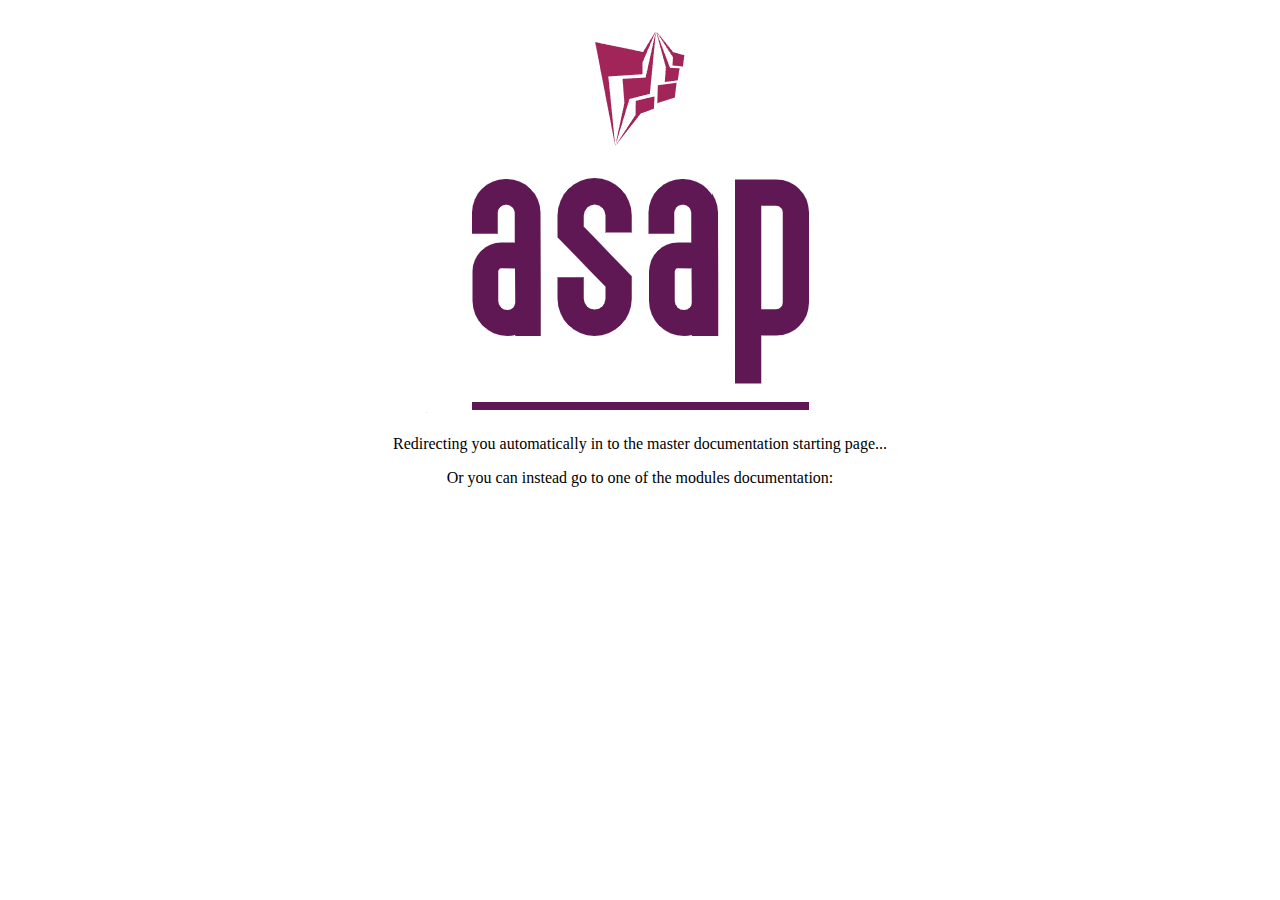
<file: index.html>
<html>

<head>
  <style>
    p {
      text-align: center;
    }
  </style>
  <script>
    // Countdown timer for redirecting to another URL after several seconds
    var seconds = 5; // seconds for HTML
    var foo; // variable for clearInterval() function

    function updateSecs() {
      document.getElementById("seconds").innerHTML = seconds;
      seconds--;
      if (seconds == -1) {
        clearInterval(foo);
      }
    }

    function countdownTimer() {
      foo = setInterval(function () {
        updateSecs();
      }, 1000);
    }

    countdownTimer();
  </script>
  <meta http-equiv="refresh"
    content="5; URL=asap_app_imgui_master/html/index.html" />
</head>

<body>
  <p>
    <img style="display: block; margin-left: auto; margin-right: auto"
      src="asap_app_imgui_master/html/_static/logo.png" alt="Logo" width="428"
      height="427" />Redirecting you automatically in <span id="seconds"></span>
    to the
    master documentation starting page...
  </p>
  <p>Or you can instead go to one of the modules documentation:</p>
  <!-- Add submodules here, see example below -->
  <!-- <p><a href="asap_common/html/index.html">common</a></p> -->
</body>

</html>
</file>
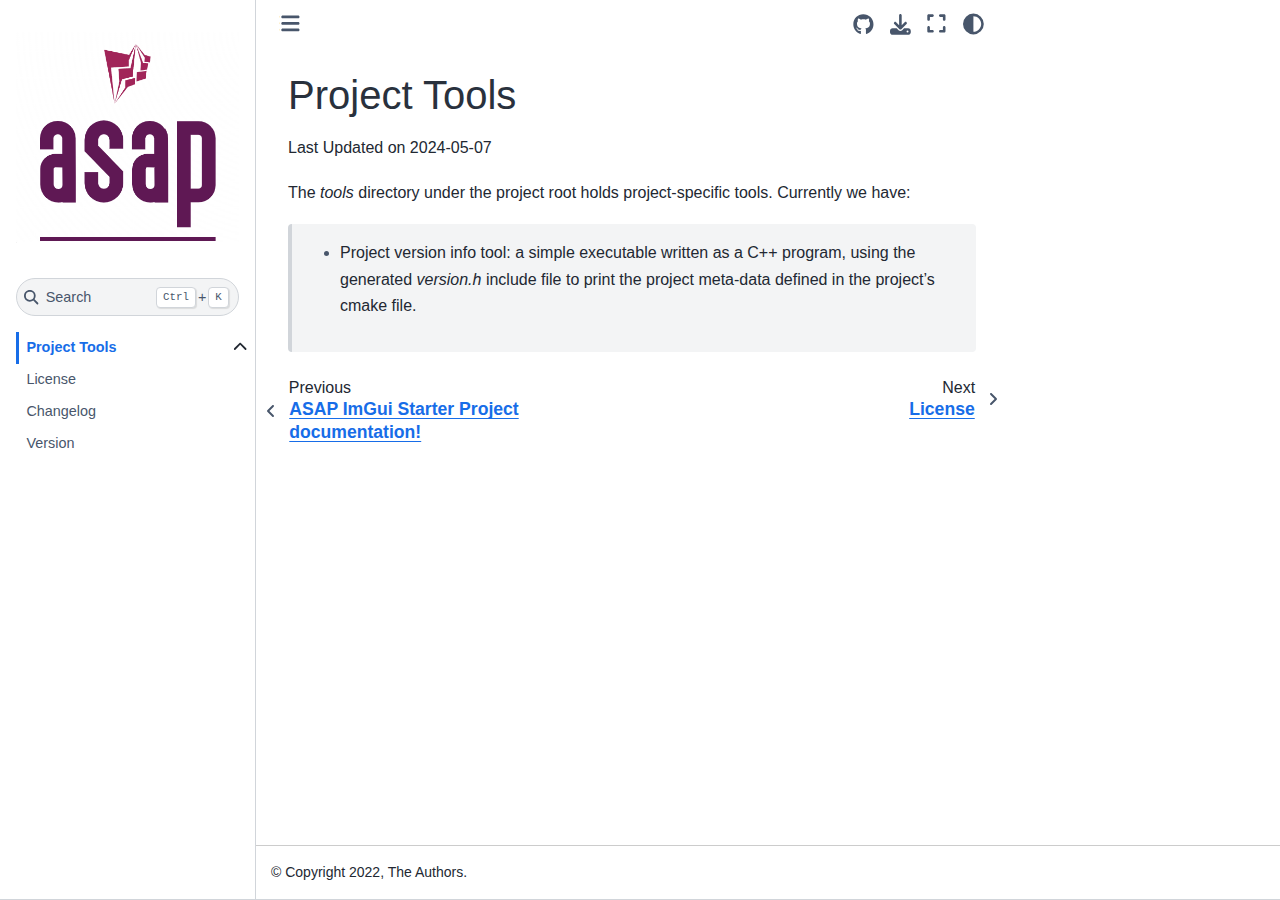
<file: asap_app_imgui_master/html/tools/index.html>
<!DOCTYPE html>


<html lang="en" data-content_root="../" >

  <head>
    <meta charset="utf-8" />
    <meta name="viewport" content="width=device-width, initial-scale=1.0" /><meta name="viewport" content="width=device-width, initial-scale=1" />

    <title>Project Tools &#8212; Start Now!</title>
  
  
  
  <script data-cfasync="false">
    document.documentElement.dataset.mode = localStorage.getItem("mode") || "";
    document.documentElement.dataset.theme = localStorage.getItem("theme") || "light";
  </script>
  
  <!-- Loaded before other Sphinx assets -->
  <link href="../_static/styles/theme.css?digest=8d27b9dea8ad943066ae" rel="stylesheet" />
<link href="../_static/styles/bootstrap.css?digest=8d27b9dea8ad943066ae" rel="stylesheet" />
<link href="../_static/styles/pydata-sphinx-theme.css?digest=8d27b9dea8ad943066ae" rel="stylesheet" />

  
  <link href="../_static/vendor/fontawesome/6.5.1/css/all.min.css?digest=8d27b9dea8ad943066ae" rel="stylesheet" />
  <link rel="preload" as="font" type="font/woff2" crossorigin href="../_static/vendor/fontawesome/6.5.1/webfonts/fa-solid-900.woff2" />
<link rel="preload" as="font" type="font/woff2" crossorigin href="../_static/vendor/fontawesome/6.5.1/webfonts/fa-brands-400.woff2" />
<link rel="preload" as="font" type="font/woff2" crossorigin href="../_static/vendor/fontawesome/6.5.1/webfonts/fa-regular-400.woff2" />

    <link rel="stylesheet" type="text/css" href="../_static/pygments.css?v=fa44fd50" />
    <link rel="stylesheet" type="text/css" href="../_static/styles/sphinx-book-theme.css?v=384b581d" />
    <link rel="stylesheet" type="text/css" href="../_static/copybutton.css?v=76b2166b" />
  
  <!-- Pre-loaded scripts that we'll load fully later -->
  <link rel="preload" as="script" href="../_static/scripts/bootstrap.js?digest=8d27b9dea8ad943066ae" />
<link rel="preload" as="script" href="../_static/scripts/pydata-sphinx-theme.js?digest=8d27b9dea8ad943066ae" />
  <script src="../_static/vendor/fontawesome/6.5.1/js/all.min.js?digest=8d27b9dea8ad943066ae"></script>

    <script src="../_static/documentation_options.js?v=b1869ff3"></script>
    <script src="../_static/doctools.js?v=9a2dae69"></script>
    <script src="../_static/sphinx_highlight.js?v=dc90522c"></script>
    <script src="../_static/clipboard.min.js?v=a7894cd8"></script>
    <script src="../_static/copybutton.js?v=f281be69"></script>
    <script src="../_static/scripts/sphinx-book-theme.js?v=efea14e4"></script>
    <script>DOCUMENTATION_OPTIONS.pagename = 'tools/index';</script>
    <link rel="icon" href="../_static/favicon.ico"/>
    <link rel="index" title="Index" href="../genindex.html" />
    <link rel="search" title="Search" href="../search.html" />
    <link rel="next" title="License" href="../license.html" />
    <link rel="prev" title="ASAP ImGui Starter Project documentation!" href="../index.html" />
  <meta name="viewport" content="width=device-width, initial-scale=1"/>
  <meta name="docsearch:language" content="en"/>
  </head>
  
  
  <body data-bs-spy="scroll" data-bs-target=".bd-toc-nav" data-offset="180" data-bs-root-margin="0px 0px -60%" data-default-mode="">

  
  
  <a id="pst-skip-link" class="skip-link" href="#main-content">Skip to main content</a>
  
  <div id="pst-scroll-pixel-helper"></div>
  
  <button type="button" class="btn rounded-pill" id="pst-back-to-top">
    <i class="fa-solid fa-arrow-up"></i>
    Back to top
  </button>

  
  <input type="checkbox"
          class="sidebar-toggle"
          name="__primary"
          id="__primary"/>
  <label class="overlay overlay-primary" for="__primary"></label>
  
  <input type="checkbox"
          class="sidebar-toggle"
          name="__secondary"
          id="__secondary"/>
  <label class="overlay overlay-secondary" for="__secondary"></label>
  
  <div class="search-button__wrapper">
    <div class="search-button__overlay"></div>
    <div class="search-button__search-container">
<form class="bd-search d-flex align-items-center"
      action="../search.html"
      method="get">
  <i class="fa-solid fa-magnifying-glass"></i>
  <input type="search"
         class="form-control"
         name="q"
         id="search-input"
         placeholder="Search..."
         aria-label="Search..."
         autocomplete="off"
         autocorrect="off"
         autocapitalize="off"
         spellcheck="false"/>
  <span class="search-button__kbd-shortcut"><kbd class="kbd-shortcut__modifier">Ctrl</kbd>+<kbd>K</kbd></span>
</form></div>
  </div>
  
    <header class="bd-header navbar navbar-expand-lg bd-navbar">
    </header>
  

  <div class="bd-container">
    <div class="bd-container__inner bd-page-width">
      
      
      
      <div class="bd-sidebar-primary bd-sidebar">
        

  
  <div class="sidebar-header-items sidebar-primary__section">
    
    
    
    
  </div>
  
    <div class="sidebar-primary-items__start sidebar-primary__section">
        <div class="sidebar-primary-item">

  

<a class="navbar-brand logo" href="../index.html">
  
  
  
  
  
    
    
      
    
    
    <img src="../_static/logo.png" class="logo__image only-light" alt="Start Now! - Home"/>
    <script>document.write(`<img src="../_static/logo.png" class="logo__image only-dark" alt="Start Now! - Home"/>`);</script>
  
  
</a></div>
        <div class="sidebar-primary-item">

 <script>
 document.write(`
   <button class="btn navbar-btn search-button-field search-button__button" title="Search" aria-label="Search" data-bs-placement="bottom" data-bs-toggle="tooltip">
    <i class="fa-solid fa-magnifying-glass"></i>
    <span class="search-button__default-text">Search</span>
    <span class="search-button__kbd-shortcut"><kbd class="kbd-shortcut__modifier">Ctrl</kbd>+<kbd class="kbd-shortcut__modifier">K</kbd></span>
   </button>
 `);
 </script></div>
        <div class="sidebar-primary-item"><nav class="bd-links bd-docs-nav" aria-label="Main">
    <div class="bd-toc-item navbar-nav active">
        <ul class="current nav bd-sidenav">
<li class="toctree-l1 current active has-children"><a class="current reference internal" href="#">Project Tools</a><input checked="" class="toctree-checkbox" id="toctree-checkbox-1" name="toctree-checkbox-1" type="checkbox"/><label class="toctree-toggle" for="toctree-checkbox-1"><i class="fa-solid fa-chevron-down"></i></label><ul class="simple">
</ul>
</li>
<li class="toctree-l1"><a class="reference internal" href="../license.html">License</a></li>
<li class="toctree-l1"><a class="reference internal" href="../changelog.html">Changelog</a></li>
<li class="toctree-l1"><a class="reference internal" href="../version.html">Version</a></li>
</ul>

    </div>
</nav></div>
    </div>
  
  
  <div class="sidebar-primary-items__end sidebar-primary__section">
  </div>
  
  <div id="rtd-footer-container"></div>


      </div>
      
      <main id="main-content" class="bd-main">
        
        

<div class="sbt-scroll-pixel-helper"></div>

          <div class="bd-content">
            <div class="bd-article-container">
              
              <div class="bd-header-article">
<div class="header-article-items header-article__inner">
  
    <div class="header-article-items__start">
      
        <div class="header-article-item"><label class="sidebar-toggle primary-toggle btn btn-sm" for="__primary" title="Toggle primary sidebar" data-bs-placement="bottom" data-bs-toggle="tooltip">
  <span class="fa-solid fa-bars"></span>
</label></div>
      
    </div>
  
  
    <div class="header-article-items__end">
      
        <div class="header-article-item">

<div class="article-header-buttons">





<div class="dropdown dropdown-source-buttons">
  <button class="btn dropdown-toggle" type="button" data-bs-toggle="dropdown" aria-expanded="false" aria-label="Source repositories">
    <i class="fab fa-github"></i>
  </button>
  <ul class="dropdown-menu">
      
      
      
      <li><a href="https://github.com/abdes/asap_app_imgui" target="_blank"
   class="btn btn-sm btn-source-repository-button dropdown-item"
   title="Source repository"
   data-bs-placement="left" data-bs-toggle="tooltip"
>
  

<span class="btn__icon-container">
  <i class="fab fa-github"></i>
  </span>
<span class="btn__text-container">Repository</span>
</a>
</li>
      
      
      
      
      <li><a href="https://github.com/abdes/asap_app_imgui/issues/new?title=Issue%20on%20page%20%2Ftools/index.html&body=Your%20issue%20content%20here." target="_blank"
   class="btn btn-sm btn-source-issues-button dropdown-item"
   title="Open an issue"
   data-bs-placement="left" data-bs-toggle="tooltip"
>
  

<span class="btn__icon-container">
  <i class="fas fa-lightbulb"></i>
  </span>
<span class="btn__text-container">Open issue</span>
</a>
</li>
      
  </ul>
</div>






<div class="dropdown dropdown-download-buttons">
  <button class="btn dropdown-toggle" type="button" data-bs-toggle="dropdown" aria-expanded="false" aria-label="Download this page">
    <i class="fas fa-download"></i>
  </button>
  <ul class="dropdown-menu">
      
      
      
      <li><a href="../_sources/tools/index.rst" target="_blank"
   class="btn btn-sm btn-download-source-button dropdown-item"
   title="Download source file"
   data-bs-placement="left" data-bs-toggle="tooltip"
>
  

<span class="btn__icon-container">
  <i class="fas fa-file"></i>
  </span>
<span class="btn__text-container">.rst</span>
</a>
</li>
      
      
      
      
      <li>
<button onclick="window.print()"
  class="btn btn-sm btn-download-pdf-button dropdown-item"
  title="Print to PDF"
  data-bs-placement="left" data-bs-toggle="tooltip"
>
  

<span class="btn__icon-container">
  <i class="fas fa-file-pdf"></i>
  </span>
<span class="btn__text-container">.pdf</span>
</button>
</li>
      
  </ul>
</div>




<button onclick="toggleFullScreen()"
  class="btn btn-sm btn-fullscreen-button"
  title="Fullscreen mode"
  data-bs-placement="bottom" data-bs-toggle="tooltip"
>
  

<span class="btn__icon-container">
  <i class="fas fa-expand"></i>
  </span>

</button>



<script>
document.write(`
  <button class="btn btn-sm navbar-btn theme-switch-button" title="light/dark" aria-label="light/dark" data-bs-placement="bottom" data-bs-toggle="tooltip">
    <span class="theme-switch nav-link" data-mode="light"><i class="fa-solid fa-sun fa-lg"></i></span>
    <span class="theme-switch nav-link" data-mode="dark"><i class="fa-solid fa-moon fa-lg"></i></span>
    <span class="theme-switch nav-link" data-mode="auto"><i class="fa-solid fa-circle-half-stroke fa-lg"></i></span>
  </button>
`);
</script>


<script>
document.write(`
  <button class="btn btn-sm navbar-btn search-button search-button__button" title="Search" aria-label="Search" data-bs-placement="bottom" data-bs-toggle="tooltip">
    <i class="fa-solid fa-magnifying-glass fa-lg"></i>
  </button>
`);
</script>

</div></div>
      
    </div>
  
</div>
</div>
              
              

<div id="jb-print-docs-body" class="onlyprint">
    <h1>Project Tools</h1>
    <!-- Table of contents -->
    <div id="print-main-content">
        <div id="jb-print-toc">
            
        </div>
    </div>
</div>

              
                
<div id="searchbox"></div>
                <article class="bd-article">
                  
  <section id="project-tools">
<h1>Project Tools<a class="headerlink" href="#project-tools" title="Link to this heading">#</a></h1>
<p>Last Updated on 2024-05-07</p>
<div class="toctree-wrapper compound">
</div>
<p>The <cite>tools</cite> directory under the project root holds project-specific tools.
Currently we have:</p>
<blockquote>
<div><ul class="simple">
<li><p>Project version info tool: a simple executable written as a C++ program,
using the generated <cite>version.h</cite> include file to print the project meta-data
defined in the project’s cmake file.</p></li>
</ul>
</div></blockquote>
</section>


                </article>
              

              
              
              
              
                <footer class="prev-next-footer">
                  
<div class="prev-next-area">
    <a class="left-prev"
       href="../index.html"
       title="previous page">
      <i class="fa-solid fa-angle-left"></i>
      <div class="prev-next-info">
        <p class="prev-next-subtitle">previous</p>
        <p class="prev-next-title">ASAP ImGui Starter Project documentation!</p>
      </div>
    </a>
    <a class="right-next"
       href="../license.html"
       title="next page">
      <div class="prev-next-info">
        <p class="prev-next-subtitle">next</p>
        <p class="prev-next-title">License</p>
      </div>
      <i class="fa-solid fa-angle-right"></i>
    </a>
</div>
                </footer>
              
            </div>
            
            
              
                <div class="bd-sidebar-secondary bd-toc"></div>
              
            
          </div>
          <footer class="bd-footer-content">
            
<div class="bd-footer-content__inner container">
  
  <div class="footer-item">
    
  </div>
  
  <div class="footer-item">
    

  <p class="copyright">
    
      © Copyright 2022, The Authors.
      <br/>
    
  </p>

  </div>
  
  <div class="footer-item">
    
  </div>
  
  <div class="footer-item">
    
  </div>
  
</div>
          </footer>
        

      </main>
    </div>
  </div>
  
  <!-- Scripts loaded after <body> so the DOM is not blocked -->
  <script src="../_static/scripts/bootstrap.js?digest=8d27b9dea8ad943066ae"></script>
<script src="../_static/scripts/pydata-sphinx-theme.js?digest=8d27b9dea8ad943066ae"></script>

  <footer class="bd-footer">
  </footer>
  </body>
</html>
</file>
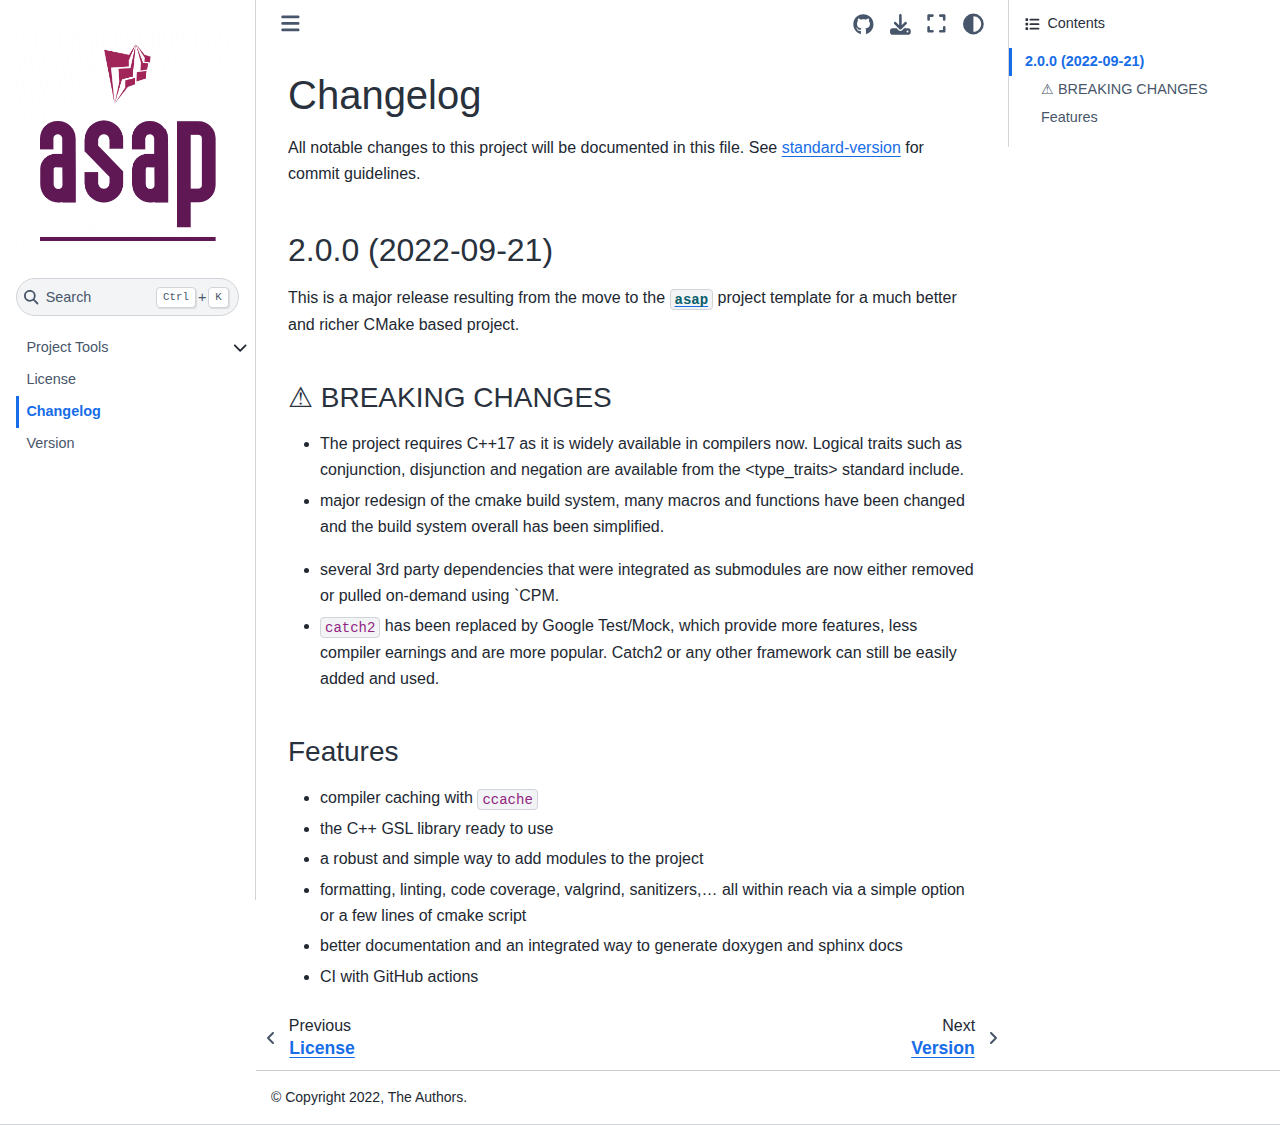
<file: asap_app_imgui_master/html/changelog.html>
<!DOCTYPE html>


<html lang="en" data-content_root="./" >

  <head>
    <meta charset="utf-8" />
    <meta name="viewport" content="width=device-width, initial-scale=1.0" /><meta name="viewport" content="width=device-width, initial-scale=1" />

    <title>Changelog &#8212; Start Now!</title>
  
  
  
  <script data-cfasync="false">
    document.documentElement.dataset.mode = localStorage.getItem("mode") || "";
    document.documentElement.dataset.theme = localStorage.getItem("theme") || "light";
  </script>
  
  <!-- Loaded before other Sphinx assets -->
  <link href="_static/styles/theme.css?digest=8d27b9dea8ad943066ae" rel="stylesheet" />
<link href="_static/styles/bootstrap.css?digest=8d27b9dea8ad943066ae" rel="stylesheet" />
<link href="_static/styles/pydata-sphinx-theme.css?digest=8d27b9dea8ad943066ae" rel="stylesheet" />

  
  <link href="_static/vendor/fontawesome/6.5.1/css/all.min.css?digest=8d27b9dea8ad943066ae" rel="stylesheet" />
  <link rel="preload" as="font" type="font/woff2" crossorigin href="_static/vendor/fontawesome/6.5.1/webfonts/fa-solid-900.woff2" />
<link rel="preload" as="font" type="font/woff2" crossorigin href="_static/vendor/fontawesome/6.5.1/webfonts/fa-brands-400.woff2" />
<link rel="preload" as="font" type="font/woff2" crossorigin href="_static/vendor/fontawesome/6.5.1/webfonts/fa-regular-400.woff2" />

    <link rel="stylesheet" type="text/css" href="_static/pygments.css?v=fa44fd50" />
    <link rel="stylesheet" type="text/css" href="_static/styles/sphinx-book-theme.css?v=384b581d" />
    <link rel="stylesheet" type="text/css" href="_static/copybutton.css?v=76b2166b" />
  
  <!-- Pre-loaded scripts that we'll load fully later -->
  <link rel="preload" as="script" href="_static/scripts/bootstrap.js?digest=8d27b9dea8ad943066ae" />
<link rel="preload" as="script" href="_static/scripts/pydata-sphinx-theme.js?digest=8d27b9dea8ad943066ae" />
  <script src="_static/vendor/fontawesome/6.5.1/js/all.min.js?digest=8d27b9dea8ad943066ae"></script>

    <script src="_static/documentation_options.js?v=b1869ff3"></script>
    <script src="_static/doctools.js?v=9a2dae69"></script>
    <script src="_static/sphinx_highlight.js?v=dc90522c"></script>
    <script src="_static/clipboard.min.js?v=a7894cd8"></script>
    <script src="_static/copybutton.js?v=f281be69"></script>
    <script src="_static/scripts/sphinx-book-theme.js?v=efea14e4"></script>
    <script>DOCUMENTATION_OPTIONS.pagename = 'changelog';</script>
    <link rel="icon" href="_static/favicon.ico"/>
    <link rel="index" title="Index" href="genindex.html" />
    <link rel="search" title="Search" href="search.html" />
    <link rel="next" title="Version" href="version.html" />
    <link rel="prev" title="License" href="license.html" />
  <meta name="viewport" content="width=device-width, initial-scale=1"/>
  <meta name="docsearch:language" content="en"/>
  </head>
  
  
  <body data-bs-spy="scroll" data-bs-target=".bd-toc-nav" data-offset="180" data-bs-root-margin="0px 0px -60%" data-default-mode="">

  
  
  <a id="pst-skip-link" class="skip-link" href="#main-content">Skip to main content</a>
  
  <div id="pst-scroll-pixel-helper"></div>
  
  <button type="button" class="btn rounded-pill" id="pst-back-to-top">
    <i class="fa-solid fa-arrow-up"></i>
    Back to top
  </button>

  
  <input type="checkbox"
          class="sidebar-toggle"
          name="__primary"
          id="__primary"/>
  <label class="overlay overlay-primary" for="__primary"></label>
  
  <input type="checkbox"
          class="sidebar-toggle"
          name="__secondary"
          id="__secondary"/>
  <label class="overlay overlay-secondary" for="__secondary"></label>
  
  <div class="search-button__wrapper">
    <div class="search-button__overlay"></div>
    <div class="search-button__search-container">
<form class="bd-search d-flex align-items-center"
      action="search.html"
      method="get">
  <i class="fa-solid fa-magnifying-glass"></i>
  <input type="search"
         class="form-control"
         name="q"
         id="search-input"
         placeholder="Search..."
         aria-label="Search..."
         autocomplete="off"
         autocorrect="off"
         autocapitalize="off"
         spellcheck="false"/>
  <span class="search-button__kbd-shortcut"><kbd class="kbd-shortcut__modifier">Ctrl</kbd>+<kbd>K</kbd></span>
</form></div>
  </div>
  
    <header class="bd-header navbar navbar-expand-lg bd-navbar">
    </header>
  

  <div class="bd-container">
    <div class="bd-container__inner bd-page-width">
      
      
      
      <div class="bd-sidebar-primary bd-sidebar">
        

  
  <div class="sidebar-header-items sidebar-primary__section">
    
    
    
    
  </div>
  
    <div class="sidebar-primary-items__start sidebar-primary__section">
        <div class="sidebar-primary-item">

  

<a class="navbar-brand logo" href="index.html">
  
  
  
  
  
    
    
      
    
    
    <img src="_static/logo.png" class="logo__image only-light" alt="Start Now! - Home"/>
    <script>document.write(`<img src="_static/logo.png" class="logo__image only-dark" alt="Start Now! - Home"/>`);</script>
  
  
</a></div>
        <div class="sidebar-primary-item">

 <script>
 document.write(`
   <button class="btn navbar-btn search-button-field search-button__button" title="Search" aria-label="Search" data-bs-placement="bottom" data-bs-toggle="tooltip">
    <i class="fa-solid fa-magnifying-glass"></i>
    <span class="search-button__default-text">Search</span>
    <span class="search-button__kbd-shortcut"><kbd class="kbd-shortcut__modifier">Ctrl</kbd>+<kbd class="kbd-shortcut__modifier">K</kbd></span>
   </button>
 `);
 </script></div>
        <div class="sidebar-primary-item"><nav class="bd-links bd-docs-nav" aria-label="Main">
    <div class="bd-toc-item navbar-nav active">
        <ul class="current nav bd-sidenav">
<li class="toctree-l1 has-children"><a class="reference internal" href="tools/index.html">Project Tools</a><input class="toctree-checkbox" id="toctree-checkbox-1" name="toctree-checkbox-1" type="checkbox"/><label class="toctree-toggle" for="toctree-checkbox-1"><i class="fa-solid fa-chevron-down"></i></label><ul class="simple">
</ul>
</li>
<li class="toctree-l1"><a class="reference internal" href="license.html">License</a></li>
<li class="toctree-l1 current active"><a class="current reference internal" href="#">Changelog</a></li>
<li class="toctree-l1"><a class="reference internal" href="version.html">Version</a></li>
</ul>

    </div>
</nav></div>
    </div>
  
  
  <div class="sidebar-primary-items__end sidebar-primary__section">
  </div>
  
  <div id="rtd-footer-container"></div>


      </div>
      
      <main id="main-content" class="bd-main">
        
        

<div class="sbt-scroll-pixel-helper"></div>

          <div class="bd-content">
            <div class="bd-article-container">
              
              <div class="bd-header-article">
<div class="header-article-items header-article__inner">
  
    <div class="header-article-items__start">
      
        <div class="header-article-item"><label class="sidebar-toggle primary-toggle btn btn-sm" for="__primary" title="Toggle primary sidebar" data-bs-placement="bottom" data-bs-toggle="tooltip">
  <span class="fa-solid fa-bars"></span>
</label></div>
      
    </div>
  
  
    <div class="header-article-items__end">
      
        <div class="header-article-item">

<div class="article-header-buttons">





<div class="dropdown dropdown-source-buttons">
  <button class="btn dropdown-toggle" type="button" data-bs-toggle="dropdown" aria-expanded="false" aria-label="Source repositories">
    <i class="fab fa-github"></i>
  </button>
  <ul class="dropdown-menu">
      
      
      
      <li><a href="https://github.com/abdes/asap_app_imgui" target="_blank"
   class="btn btn-sm btn-source-repository-button dropdown-item"
   title="Source repository"
   data-bs-placement="left" data-bs-toggle="tooltip"
>
  

<span class="btn__icon-container">
  <i class="fab fa-github"></i>
  </span>
<span class="btn__text-container">Repository</span>
</a>
</li>
      
      
      
      
      <li><a href="https://github.com/abdes/asap_app_imgui/issues/new?title=Issue%20on%20page%20%2Fchangelog.html&body=Your%20issue%20content%20here." target="_blank"
   class="btn btn-sm btn-source-issues-button dropdown-item"
   title="Open an issue"
   data-bs-placement="left" data-bs-toggle="tooltip"
>
  

<span class="btn__icon-container">
  <i class="fas fa-lightbulb"></i>
  </span>
<span class="btn__text-container">Open issue</span>
</a>
</li>
      
  </ul>
</div>






<div class="dropdown dropdown-download-buttons">
  <button class="btn dropdown-toggle" type="button" data-bs-toggle="dropdown" aria-expanded="false" aria-label="Download this page">
    <i class="fas fa-download"></i>
  </button>
  <ul class="dropdown-menu">
      
      
      
      <li><a href="_sources/changelog.md" target="_blank"
   class="btn btn-sm btn-download-source-button dropdown-item"
   title="Download source file"
   data-bs-placement="left" data-bs-toggle="tooltip"
>
  

<span class="btn__icon-container">
  <i class="fas fa-file"></i>
  </span>
<span class="btn__text-container">.md</span>
</a>
</li>
      
      
      
      
      <li>
<button onclick="window.print()"
  class="btn btn-sm btn-download-pdf-button dropdown-item"
  title="Print to PDF"
  data-bs-placement="left" data-bs-toggle="tooltip"
>
  

<span class="btn__icon-container">
  <i class="fas fa-file-pdf"></i>
  </span>
<span class="btn__text-container">.pdf</span>
</button>
</li>
      
  </ul>
</div>




<button onclick="toggleFullScreen()"
  class="btn btn-sm btn-fullscreen-button"
  title="Fullscreen mode"
  data-bs-placement="bottom" data-bs-toggle="tooltip"
>
  

<span class="btn__icon-container">
  <i class="fas fa-expand"></i>
  </span>

</button>



<script>
document.write(`
  <button class="btn btn-sm navbar-btn theme-switch-button" title="light/dark" aria-label="light/dark" data-bs-placement="bottom" data-bs-toggle="tooltip">
    <span class="theme-switch nav-link" data-mode="light"><i class="fa-solid fa-sun fa-lg"></i></span>
    <span class="theme-switch nav-link" data-mode="dark"><i class="fa-solid fa-moon fa-lg"></i></span>
    <span class="theme-switch nav-link" data-mode="auto"><i class="fa-solid fa-circle-half-stroke fa-lg"></i></span>
  </button>
`);
</script>


<script>
document.write(`
  <button class="btn btn-sm navbar-btn search-button search-button__button" title="Search" aria-label="Search" data-bs-placement="bottom" data-bs-toggle="tooltip">
    <i class="fa-solid fa-magnifying-glass fa-lg"></i>
  </button>
`);
</script>
<label class="sidebar-toggle secondary-toggle btn btn-sm" for="__secondary"title="Toggle secondary sidebar" data-bs-placement="bottom" data-bs-toggle="tooltip">
    <span class="fa-solid fa-list"></span>
</label>
</div></div>
      
    </div>
  
</div>
</div>
              
              

<div id="jb-print-docs-body" class="onlyprint">
    <h1>Changelog</h1>
    <!-- Table of contents -->
    <div id="print-main-content">
        <div id="jb-print-toc">
            
            <div>
                <h2> Contents </h2>
            </div>
            <nav aria-label="Page">
                <ul class="visible nav section-nav flex-column">
<li class="toc-h2 nav-item toc-entry"><a class="reference internal nav-link" href="#id1">2.0.0 (2022-09-21)</a><ul class="nav section-nav flex-column">
<li class="toc-h3 nav-item toc-entry"><a class="reference internal nav-link" href="#breaking-changes">⚠ BREAKING CHANGES</a></li>
<li class="toc-h3 nav-item toc-entry"><a class="reference internal nav-link" href="#features">Features</a></li>
</ul>
</li>
</ul>
            </nav>
        </div>
    </div>
</div>

              
                
<div id="searchbox"></div>
                <article class="bd-article">
                  
  <section id="changelog">
<h1>Changelog<a class="headerlink" href="#changelog" title="Link to this heading">#</a></h1>
<p>All notable changes to this project will be documented in this file. See <a class="reference external" href="https://github.com/conventional-changelog/standard-version">standard-version</a> for commit guidelines.</p>
<section id="id1">
<h2>2.0.0 (2022-09-21)<a class="headerlink" href="#id1" title="Link to this heading">#</a></h2>
<p>This is a major release resulting from the move to the
<a class="reference external" href="https://github.com/abdes/asap"><code class="docutils literal notranslate"><span class="pre">asap</span></code></a> project template for a much better and
richer CMake based project.</p>
<section id="breaking-changes">
<h3>⚠ BREAKING CHANGES<a class="headerlink" href="#breaking-changes" title="Link to this heading">#</a></h3>
<ul class="simple">
<li><p>The project requires C++17 as it is widely available in compilers now. Logical
traits such as conjunction, disjunction and negation are available from the
&lt;type_traits&gt; standard include.</p></li>
<li><p>major redesign of the cmake build system, many macros and functions have been
changed and the build system overall has been simplified.</p></li>
</ul>
<ul class="simple">
<li><p>several 3rd party dependencies that were integrated as submodules are now
either removed or pulled on-demand using `CPM.</p></li>
<li><p><code class="docutils literal notranslate"><span class="pre">catch2</span></code> has been replaced by Google Test/Mock, which provide more features,
less compiler earnings and are more popular. Catch2 or any other framework can
still be easily added and used.</p></li>
</ul>
</section>
<section id="features">
<h3>Features<a class="headerlink" href="#features" title="Link to this heading">#</a></h3>
<ul class="simple">
<li><p>compiler caching with <code class="docutils literal notranslate"><span class="pre">ccache</span></code></p></li>
<li><p>the C++ GSL library ready to use</p></li>
<li><p>a robust and simple way to add modules to the project</p></li>
<li><p>formatting, linting, code coverage, valgrind, sanitizers,… all within reach
via a simple option or a few lines of cmake script</p></li>
<li><p>better documentation and an integrated way to generate doxygen and sphinx docs</p></li>
<li><p>CI with GitHub actions</p></li>
</ul>
</section>
</section>
</section>


                </article>
              

              
              
              
              
                <footer class="prev-next-footer">
                  
<div class="prev-next-area">
    <a class="left-prev"
       href="license.html"
       title="previous page">
      <i class="fa-solid fa-angle-left"></i>
      <div class="prev-next-info">
        <p class="prev-next-subtitle">previous</p>
        <p class="prev-next-title">License</p>
      </div>
    </a>
    <a class="right-next"
       href="version.html"
       title="next page">
      <div class="prev-next-info">
        <p class="prev-next-subtitle">next</p>
        <p class="prev-next-title">Version</p>
      </div>
      <i class="fa-solid fa-angle-right"></i>
    </a>
</div>
                </footer>
              
            </div>
            
            
              
                <div class="bd-sidebar-secondary bd-toc"><div class="sidebar-secondary-items sidebar-secondary__inner">


  <div class="sidebar-secondary-item">
  <div class="page-toc tocsection onthispage">
    <i class="fa-solid fa-list"></i> Contents
  </div>
  <nav class="bd-toc-nav page-toc">
    <ul class="visible nav section-nav flex-column">
<li class="toc-h2 nav-item toc-entry"><a class="reference internal nav-link" href="#id1">2.0.0 (2022-09-21)</a><ul class="nav section-nav flex-column">
<li class="toc-h3 nav-item toc-entry"><a class="reference internal nav-link" href="#breaking-changes">⚠ BREAKING CHANGES</a></li>
<li class="toc-h3 nav-item toc-entry"><a class="reference internal nav-link" href="#features">Features</a></li>
</ul>
</li>
</ul>
  </nav></div>

</div></div>
              
            
          </div>
          <footer class="bd-footer-content">
            
<div class="bd-footer-content__inner container">
  
  <div class="footer-item">
    
  </div>
  
  <div class="footer-item">
    

  <p class="copyright">
    
      © Copyright 2022, The Authors.
      <br/>
    
  </p>

  </div>
  
  <div class="footer-item">
    
  </div>
  
  <div class="footer-item">
    
  </div>
  
</div>
          </footer>
        

      </main>
    </div>
  </div>
  
  <!-- Scripts loaded after <body> so the DOM is not blocked -->
  <script src="_static/scripts/bootstrap.js?digest=8d27b9dea8ad943066ae"></script>
<script src="_static/scripts/pydata-sphinx-theme.js?digest=8d27b9dea8ad943066ae"></script>

  <footer class="bd-footer">
  </footer>
  </body>
</html>
</file>
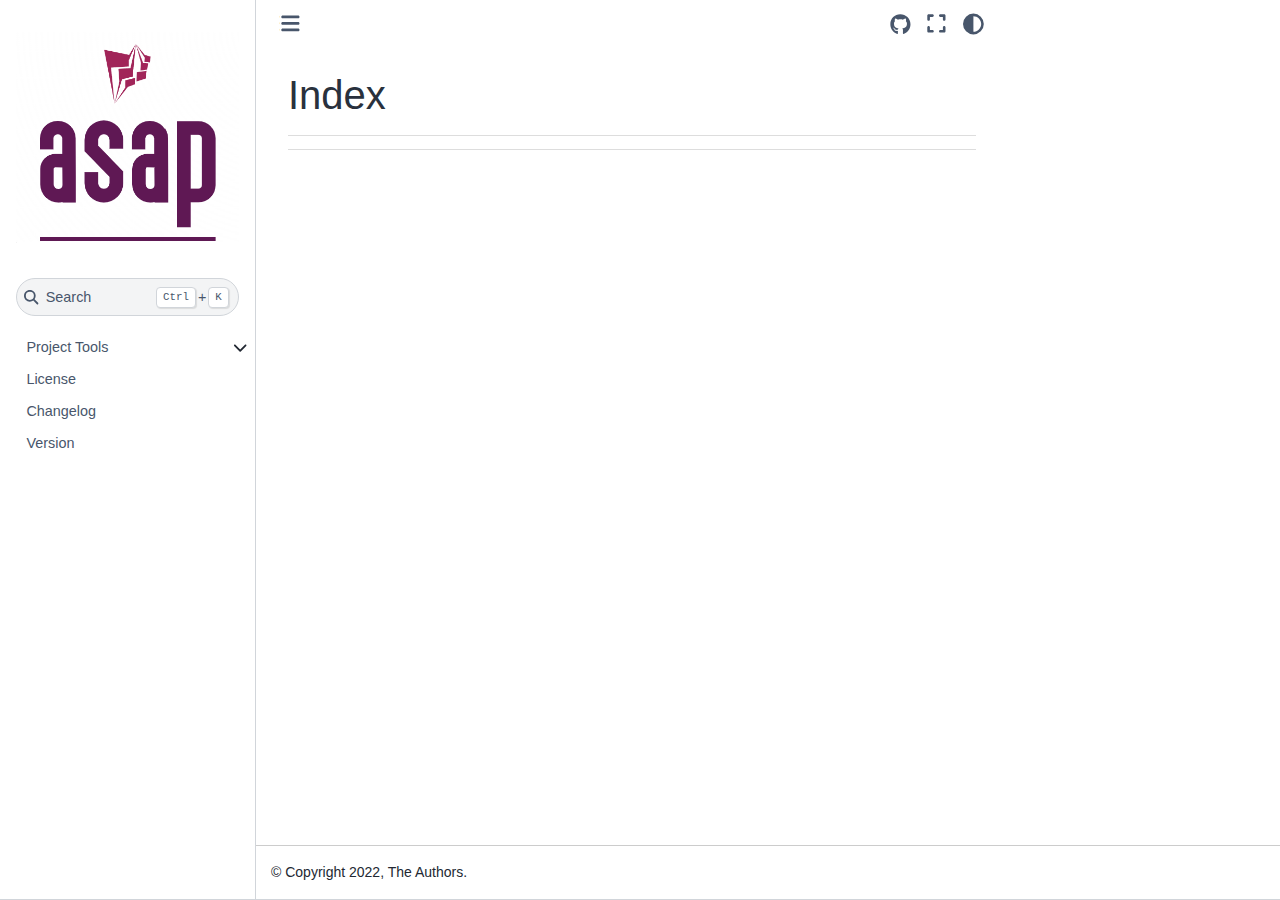
<file: asap_app_imgui_master/html/genindex.html>
<!DOCTYPE html>


<html lang="en" data-content_root="./" >

  <head>
    <meta charset="utf-8" />
    <meta name="viewport" content="width=device-width, initial-scale=1.0" />
    <title>Index &#8212; Start Now!</title>
  
  
  
  <script data-cfasync="false">
    document.documentElement.dataset.mode = localStorage.getItem("mode") || "";
    document.documentElement.dataset.theme = localStorage.getItem("theme") || "light";
  </script>
  
  <!-- Loaded before other Sphinx assets -->
  <link href="_static/styles/theme.css?digest=8d27b9dea8ad943066ae" rel="stylesheet" />
<link href="_static/styles/bootstrap.css?digest=8d27b9dea8ad943066ae" rel="stylesheet" />
<link href="_static/styles/pydata-sphinx-theme.css?digest=8d27b9dea8ad943066ae" rel="stylesheet" />

  
  <link href="_static/vendor/fontawesome/6.5.1/css/all.min.css?digest=8d27b9dea8ad943066ae" rel="stylesheet" />
  <link rel="preload" as="font" type="font/woff2" crossorigin href="_static/vendor/fontawesome/6.5.1/webfonts/fa-solid-900.woff2" />
<link rel="preload" as="font" type="font/woff2" crossorigin href="_static/vendor/fontawesome/6.5.1/webfonts/fa-brands-400.woff2" />
<link rel="preload" as="font" type="font/woff2" crossorigin href="_static/vendor/fontawesome/6.5.1/webfonts/fa-regular-400.woff2" />

    <link rel="stylesheet" type="text/css" href="_static/pygments.css?v=fa44fd50" />
    <link rel="stylesheet" type="text/css" href="_static/styles/sphinx-book-theme.css?v=384b581d" />
    <link rel="stylesheet" type="text/css" href="_static/copybutton.css?v=76b2166b" />
  
  <!-- Pre-loaded scripts that we'll load fully later -->
  <link rel="preload" as="script" href="_static/scripts/bootstrap.js?digest=8d27b9dea8ad943066ae" />
<link rel="preload" as="script" href="_static/scripts/pydata-sphinx-theme.js?digest=8d27b9dea8ad943066ae" />
  <script src="_static/vendor/fontawesome/6.5.1/js/all.min.js?digest=8d27b9dea8ad943066ae"></script>

    <script src="_static/documentation_options.js?v=b1869ff3"></script>
    <script src="_static/doctools.js?v=9a2dae69"></script>
    <script src="_static/sphinx_highlight.js?v=dc90522c"></script>
    <script src="_static/clipboard.min.js?v=a7894cd8"></script>
    <script src="_static/copybutton.js?v=f281be69"></script>
    <script src="_static/scripts/sphinx-book-theme.js?v=efea14e4"></script>
    <script>DOCUMENTATION_OPTIONS.pagename = 'genindex';</script>
    <link rel="icon" href="_static/favicon.ico"/>
    <link rel="index" title="Index" href="#" />
    <link rel="search" title="Search" href="search.html" />
  <meta name="viewport" content="width=device-width, initial-scale=1"/>
  <meta name="docsearch:language" content="en"/>
  </head>
  
  
  <body data-bs-spy="scroll" data-bs-target=".bd-toc-nav" data-offset="180" data-bs-root-margin="0px 0px -60%" data-default-mode="">

  
  
  <a id="pst-skip-link" class="skip-link" href="#main-content">Skip to main content</a>
  
  <div id="pst-scroll-pixel-helper"></div>
  
  <button type="button" class="btn rounded-pill" id="pst-back-to-top">
    <i class="fa-solid fa-arrow-up"></i>
    Back to top
  </button>

  
  <input type="checkbox"
          class="sidebar-toggle"
          name="__primary"
          id="__primary"/>
  <label class="overlay overlay-primary" for="__primary"></label>
  
  <input type="checkbox"
          class="sidebar-toggle"
          name="__secondary"
          id="__secondary"/>
  <label class="overlay overlay-secondary" for="__secondary"></label>
  
  <div class="search-button__wrapper">
    <div class="search-button__overlay"></div>
    <div class="search-button__search-container">
<form class="bd-search d-flex align-items-center"
      action="search.html"
      method="get">
  <i class="fa-solid fa-magnifying-glass"></i>
  <input type="search"
         class="form-control"
         name="q"
         id="search-input"
         placeholder="Search..."
         aria-label="Search..."
         autocomplete="off"
         autocorrect="off"
         autocapitalize="off"
         spellcheck="false"/>
  <span class="search-button__kbd-shortcut"><kbd class="kbd-shortcut__modifier">Ctrl</kbd>+<kbd>K</kbd></span>
</form></div>
  </div>
  
    <header class="bd-header navbar navbar-expand-lg bd-navbar">
    </header>
  

  <div class="bd-container">
    <div class="bd-container__inner bd-page-width">
      
      
      
        
      
      <div class="bd-sidebar-primary bd-sidebar">
        

  
  <div class="sidebar-header-items sidebar-primary__section">
    
    
    
    
  </div>
  
    <div class="sidebar-primary-items__start sidebar-primary__section">
        <div class="sidebar-primary-item">

  

<a class="navbar-brand logo" href="index.html">
  
  
  
  
  
    
    
      
    
    
    <img src="_static/logo.png" class="logo__image only-light" alt="Start Now! - Home"/>
    <script>document.write(`<img src="_static/logo.png" class="logo__image only-dark" alt="Start Now! - Home"/>`);</script>
  
  
</a></div>
        <div class="sidebar-primary-item">

 <script>
 document.write(`
   <button class="btn navbar-btn search-button-field search-button__button" title="Search" aria-label="Search" data-bs-placement="bottom" data-bs-toggle="tooltip">
    <i class="fa-solid fa-magnifying-glass"></i>
    <span class="search-button__default-text">Search</span>
    <span class="search-button__kbd-shortcut"><kbd class="kbd-shortcut__modifier">Ctrl</kbd>+<kbd class="kbd-shortcut__modifier">K</kbd></span>
   </button>
 `);
 </script></div>
        <div class="sidebar-primary-item"><nav class="bd-links bd-docs-nav" aria-label="Main">
    <div class="bd-toc-item navbar-nav active">
        <ul class="nav bd-sidenav">
<li class="toctree-l1 has-children"><a class="reference internal" href="tools/index.html">Project Tools</a><input class="toctree-checkbox" id="toctree-checkbox-1" name="toctree-checkbox-1" type="checkbox"/><label class="toctree-toggle" for="toctree-checkbox-1"><i class="fa-solid fa-chevron-down"></i></label><ul class="simple">
</ul>
</li>
<li class="toctree-l1"><a class="reference internal" href="license.html">License</a></li>
<li class="toctree-l1"><a class="reference internal" href="changelog.html">Changelog</a></li>
<li class="toctree-l1"><a class="reference internal" href="version.html">Version</a></li>
</ul>

    </div>
</nav></div>
    </div>
  
  
  <div class="sidebar-primary-items__end sidebar-primary__section">
  </div>
  
  <div id="rtd-footer-container"></div>


      </div>
      
      <main id="main-content" class="bd-main">
        
        

<div class="sbt-scroll-pixel-helper"></div>

          <div class="bd-content">
            <div class="bd-article-container">
              
              <div class="bd-header-article">
<div class="header-article-items header-article__inner">
  
    <div class="header-article-items__start">
      
        <div class="header-article-item"><label class="sidebar-toggle primary-toggle btn btn-sm" for="__primary" title="Toggle primary sidebar" data-bs-placement="bottom" data-bs-toggle="tooltip">
  <span class="fa-solid fa-bars"></span>
</label></div>
      
    </div>
  
  
    <div class="header-article-items__end">
      
        <div class="header-article-item">

<div class="article-header-buttons">





<div class="dropdown dropdown-source-buttons">
  <button class="btn dropdown-toggle" type="button" data-bs-toggle="dropdown" aria-expanded="false" aria-label="Source repositories">
    <i class="fab fa-github"></i>
  </button>
  <ul class="dropdown-menu">
      
      
      
      <li><a href="https://github.com/abdes/asap_app_imgui" target="_blank"
   class="btn btn-sm btn-source-repository-button dropdown-item"
   title="Source repository"
   data-bs-placement="left" data-bs-toggle="tooltip"
>
  

<span class="btn__icon-container">
  <i class="fab fa-github"></i>
  </span>
<span class="btn__text-container">Repository</span>
</a>
</li>
      
      
      
      
      <li><a href="https://github.com/abdes/asap_app_imgui/issues/new?title=Issue%20on%20page%20%2Fgenindex.html&body=Your%20issue%20content%20here." target="_blank"
   class="btn btn-sm btn-source-issues-button dropdown-item"
   title="Open an issue"
   data-bs-placement="left" data-bs-toggle="tooltip"
>
  

<span class="btn__icon-container">
  <i class="fas fa-lightbulb"></i>
  </span>
<span class="btn__text-container">Open issue</span>
</a>
</li>
      
  </ul>
</div>




<button onclick="toggleFullScreen()"
  class="btn btn-sm btn-fullscreen-button"
  title="Fullscreen mode"
  data-bs-placement="bottom" data-bs-toggle="tooltip"
>
  

<span class="btn__icon-container">
  <i class="fas fa-expand"></i>
  </span>

</button>



<script>
document.write(`
  <button class="btn btn-sm navbar-btn theme-switch-button" title="light/dark" aria-label="light/dark" data-bs-placement="bottom" data-bs-toggle="tooltip">
    <span class="theme-switch nav-link" data-mode="light"><i class="fa-solid fa-sun fa-lg"></i></span>
    <span class="theme-switch nav-link" data-mode="dark"><i class="fa-solid fa-moon fa-lg"></i></span>
    <span class="theme-switch nav-link" data-mode="auto"><i class="fa-solid fa-circle-half-stroke fa-lg"></i></span>
  </button>
`);
</script>


<script>
document.write(`
  <button class="btn btn-sm navbar-btn search-button search-button__button" title="Search" aria-label="Search" data-bs-placement="bottom" data-bs-toggle="tooltip">
    <i class="fa-solid fa-magnifying-glass fa-lg"></i>
  </button>
`);
</script>

</div></div>
      
    </div>
  
</div>
</div>
              
              

<div id="jb-print-docs-body" class="onlyprint">
    <h1></h1>
    <!-- Table of contents -->
    <div id="print-main-content">
        <div id="jb-print-toc">
            
        </div>
    </div>
</div>

              
                
<div id="searchbox"></div>
                <article class="bd-article">
                  

<h1 id="index">Index</h1>

<div class="genindex-jumpbox">
 
</div>


                </article>
              

              
              
              
              
                <footer class="prev-next-footer">
                  
<div class="prev-next-area">
</div>
                </footer>
              
            </div>
            
            
              
                <div class="bd-sidebar-secondary bd-toc"></div>
              
            
          </div>
          <footer class="bd-footer-content">
            
<div class="bd-footer-content__inner container">
  
  <div class="footer-item">
    
  </div>
  
  <div class="footer-item">
    

  <p class="copyright">
    
      © Copyright 2022, The Authors.
      <br/>
    
  </p>

  </div>
  
  <div class="footer-item">
    
  </div>
  
  <div class="footer-item">
    
  </div>
  
</div>
          </footer>
        

      </main>
    </div>
  </div>
  
  <!-- Scripts loaded after <body> so the DOM is not blocked -->
  <script src="_static/scripts/bootstrap.js?digest=8d27b9dea8ad943066ae"></script>
<script src="_static/scripts/pydata-sphinx-theme.js?digest=8d27b9dea8ad943066ae"></script>

  <footer class="bd-footer">
  </footer>
  </body>
</html>
</file>
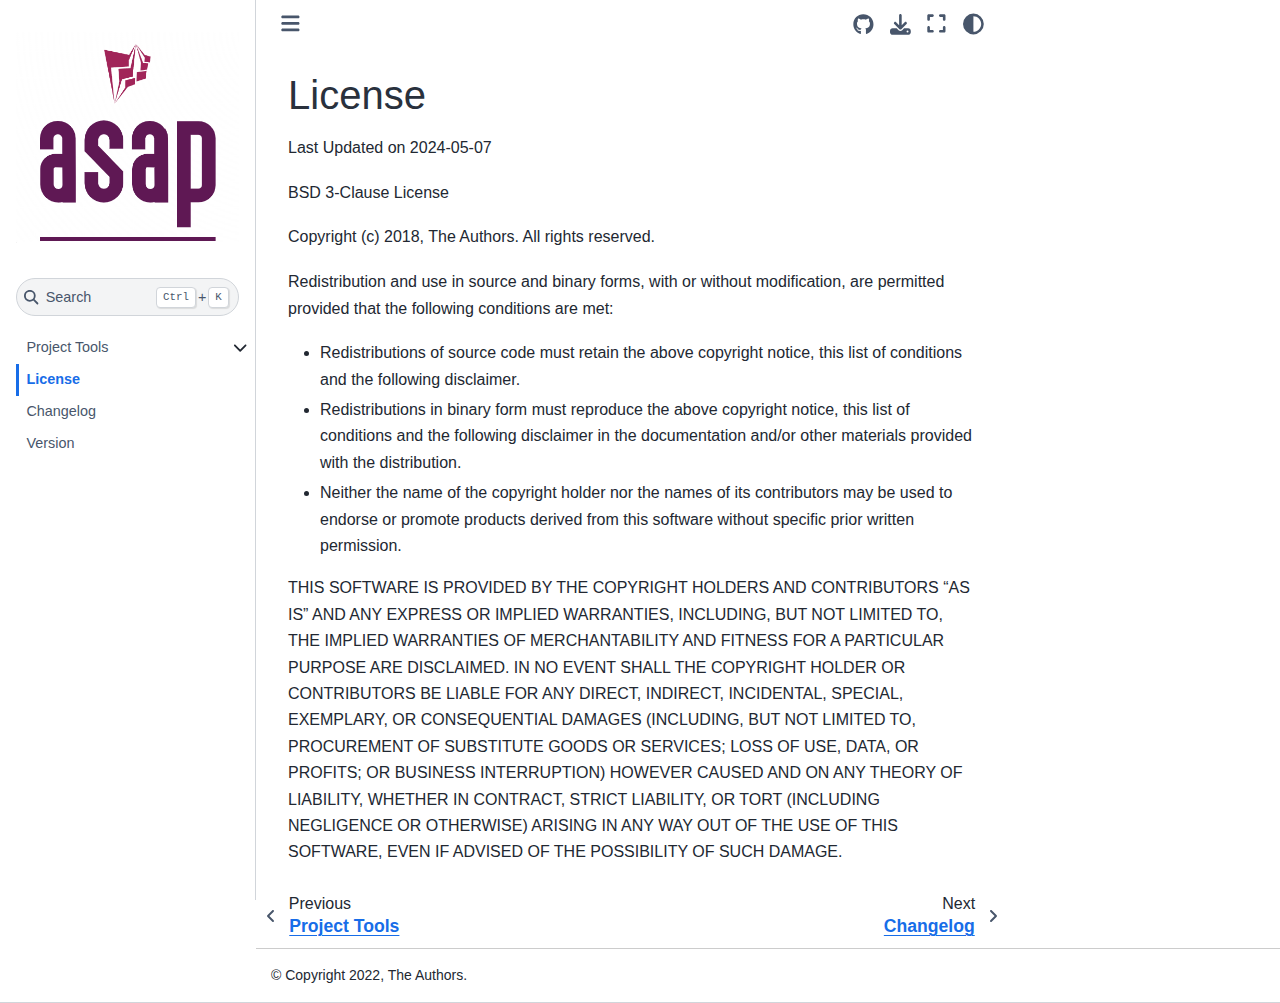
<file: asap_app_imgui_master/html/license.html>
<!DOCTYPE html>


<html lang="en" data-content_root="./" >

  <head>
    <meta charset="utf-8" />
    <meta name="viewport" content="width=device-width, initial-scale=1.0" /><meta name="viewport" content="width=device-width, initial-scale=1" />

    <title>License &#8212; Start Now!</title>
  
  
  
  <script data-cfasync="false">
    document.documentElement.dataset.mode = localStorage.getItem("mode") || "";
    document.documentElement.dataset.theme = localStorage.getItem("theme") || "light";
  </script>
  
  <!-- Loaded before other Sphinx assets -->
  <link href="_static/styles/theme.css?digest=8d27b9dea8ad943066ae" rel="stylesheet" />
<link href="_static/styles/bootstrap.css?digest=8d27b9dea8ad943066ae" rel="stylesheet" />
<link href="_static/styles/pydata-sphinx-theme.css?digest=8d27b9dea8ad943066ae" rel="stylesheet" />

  
  <link href="_static/vendor/fontawesome/6.5.1/css/all.min.css?digest=8d27b9dea8ad943066ae" rel="stylesheet" />
  <link rel="preload" as="font" type="font/woff2" crossorigin href="_static/vendor/fontawesome/6.5.1/webfonts/fa-solid-900.woff2" />
<link rel="preload" as="font" type="font/woff2" crossorigin href="_static/vendor/fontawesome/6.5.1/webfonts/fa-brands-400.woff2" />
<link rel="preload" as="font" type="font/woff2" crossorigin href="_static/vendor/fontawesome/6.5.1/webfonts/fa-regular-400.woff2" />

    <link rel="stylesheet" type="text/css" href="_static/pygments.css?v=fa44fd50" />
    <link rel="stylesheet" type="text/css" href="_static/styles/sphinx-book-theme.css?v=384b581d" />
    <link rel="stylesheet" type="text/css" href="_static/copybutton.css?v=76b2166b" />
  
  <!-- Pre-loaded scripts that we'll load fully later -->
  <link rel="preload" as="script" href="_static/scripts/bootstrap.js?digest=8d27b9dea8ad943066ae" />
<link rel="preload" as="script" href="_static/scripts/pydata-sphinx-theme.js?digest=8d27b9dea8ad943066ae" />
  <script src="_static/vendor/fontawesome/6.5.1/js/all.min.js?digest=8d27b9dea8ad943066ae"></script>

    <script src="_static/documentation_options.js?v=b1869ff3"></script>
    <script src="_static/doctools.js?v=9a2dae69"></script>
    <script src="_static/sphinx_highlight.js?v=dc90522c"></script>
    <script src="_static/clipboard.min.js?v=a7894cd8"></script>
    <script src="_static/copybutton.js?v=f281be69"></script>
    <script src="_static/scripts/sphinx-book-theme.js?v=efea14e4"></script>
    <script>DOCUMENTATION_OPTIONS.pagename = 'license';</script>
    <link rel="icon" href="_static/favicon.ico"/>
    <link rel="index" title="Index" href="genindex.html" />
    <link rel="search" title="Search" href="search.html" />
    <link rel="next" title="Changelog" href="changelog.html" />
    <link rel="prev" title="Project Tools" href="tools/index.html" />
  <meta name="viewport" content="width=device-width, initial-scale=1"/>
  <meta name="docsearch:language" content="en"/>
  </head>
  
  
  <body data-bs-spy="scroll" data-bs-target=".bd-toc-nav" data-offset="180" data-bs-root-margin="0px 0px -60%" data-default-mode="">

  
  
  <a id="pst-skip-link" class="skip-link" href="#main-content">Skip to main content</a>
  
  <div id="pst-scroll-pixel-helper"></div>
  
  <button type="button" class="btn rounded-pill" id="pst-back-to-top">
    <i class="fa-solid fa-arrow-up"></i>
    Back to top
  </button>

  
  <input type="checkbox"
          class="sidebar-toggle"
          name="__primary"
          id="__primary"/>
  <label class="overlay overlay-primary" for="__primary"></label>
  
  <input type="checkbox"
          class="sidebar-toggle"
          name="__secondary"
          id="__secondary"/>
  <label class="overlay overlay-secondary" for="__secondary"></label>
  
  <div class="search-button__wrapper">
    <div class="search-button__overlay"></div>
    <div class="search-button__search-container">
<form class="bd-search d-flex align-items-center"
      action="search.html"
      method="get">
  <i class="fa-solid fa-magnifying-glass"></i>
  <input type="search"
         class="form-control"
         name="q"
         id="search-input"
         placeholder="Search..."
         aria-label="Search..."
         autocomplete="off"
         autocorrect="off"
         autocapitalize="off"
         spellcheck="false"/>
  <span class="search-button__kbd-shortcut"><kbd class="kbd-shortcut__modifier">Ctrl</kbd>+<kbd>K</kbd></span>
</form></div>
  </div>
  
    <header class="bd-header navbar navbar-expand-lg bd-navbar">
    </header>
  

  <div class="bd-container">
    <div class="bd-container__inner bd-page-width">
      
      
      
      <div class="bd-sidebar-primary bd-sidebar">
        

  
  <div class="sidebar-header-items sidebar-primary__section">
    
    
    
    
  </div>
  
    <div class="sidebar-primary-items__start sidebar-primary__section">
        <div class="sidebar-primary-item">

  

<a class="navbar-brand logo" href="index.html">
  
  
  
  
  
    
    
      
    
    
    <img src="_static/logo.png" class="logo__image only-light" alt="Start Now! - Home"/>
    <script>document.write(`<img src="_static/logo.png" class="logo__image only-dark" alt="Start Now! - Home"/>`);</script>
  
  
</a></div>
        <div class="sidebar-primary-item">

 <script>
 document.write(`
   <button class="btn navbar-btn search-button-field search-button__button" title="Search" aria-label="Search" data-bs-placement="bottom" data-bs-toggle="tooltip">
    <i class="fa-solid fa-magnifying-glass"></i>
    <span class="search-button__default-text">Search</span>
    <span class="search-button__kbd-shortcut"><kbd class="kbd-shortcut__modifier">Ctrl</kbd>+<kbd class="kbd-shortcut__modifier">K</kbd></span>
   </button>
 `);
 </script></div>
        <div class="sidebar-primary-item"><nav class="bd-links bd-docs-nav" aria-label="Main">
    <div class="bd-toc-item navbar-nav active">
        <ul class="current nav bd-sidenav">
<li class="toctree-l1 has-children"><a class="reference internal" href="tools/index.html">Project Tools</a><input class="toctree-checkbox" id="toctree-checkbox-1" name="toctree-checkbox-1" type="checkbox"/><label class="toctree-toggle" for="toctree-checkbox-1"><i class="fa-solid fa-chevron-down"></i></label><ul class="simple">
</ul>
</li>
<li class="toctree-l1 current active"><a class="current reference internal" href="#">License</a></li>
<li class="toctree-l1"><a class="reference internal" href="changelog.html">Changelog</a></li>
<li class="toctree-l1"><a class="reference internal" href="version.html">Version</a></li>
</ul>

    </div>
</nav></div>
    </div>
  
  
  <div class="sidebar-primary-items__end sidebar-primary__section">
  </div>
  
  <div id="rtd-footer-container"></div>


      </div>
      
      <main id="main-content" class="bd-main">
        
        

<div class="sbt-scroll-pixel-helper"></div>

          <div class="bd-content">
            <div class="bd-article-container">
              
              <div class="bd-header-article">
<div class="header-article-items header-article__inner">
  
    <div class="header-article-items__start">
      
        <div class="header-article-item"><label class="sidebar-toggle primary-toggle btn btn-sm" for="__primary" title="Toggle primary sidebar" data-bs-placement="bottom" data-bs-toggle="tooltip">
  <span class="fa-solid fa-bars"></span>
</label></div>
      
    </div>
  
  
    <div class="header-article-items__end">
      
        <div class="header-article-item">

<div class="article-header-buttons">





<div class="dropdown dropdown-source-buttons">
  <button class="btn dropdown-toggle" type="button" data-bs-toggle="dropdown" aria-expanded="false" aria-label="Source repositories">
    <i class="fab fa-github"></i>
  </button>
  <ul class="dropdown-menu">
      
      
      
      <li><a href="https://github.com/abdes/asap_app_imgui" target="_blank"
   class="btn btn-sm btn-source-repository-button dropdown-item"
   title="Source repository"
   data-bs-placement="left" data-bs-toggle="tooltip"
>
  

<span class="btn__icon-container">
  <i class="fab fa-github"></i>
  </span>
<span class="btn__text-container">Repository</span>
</a>
</li>
      
      
      
      
      <li><a href="https://github.com/abdes/asap_app_imgui/issues/new?title=Issue%20on%20page%20%2Flicense.html&body=Your%20issue%20content%20here." target="_blank"
   class="btn btn-sm btn-source-issues-button dropdown-item"
   title="Open an issue"
   data-bs-placement="left" data-bs-toggle="tooltip"
>
  

<span class="btn__icon-container">
  <i class="fas fa-lightbulb"></i>
  </span>
<span class="btn__text-container">Open issue</span>
</a>
</li>
      
  </ul>
</div>






<div class="dropdown dropdown-download-buttons">
  <button class="btn dropdown-toggle" type="button" data-bs-toggle="dropdown" aria-expanded="false" aria-label="Download this page">
    <i class="fas fa-download"></i>
  </button>
  <ul class="dropdown-menu">
      
      
      
      <li><a href="_sources/license.rst" target="_blank"
   class="btn btn-sm btn-download-source-button dropdown-item"
   title="Download source file"
   data-bs-placement="left" data-bs-toggle="tooltip"
>
  

<span class="btn__icon-container">
  <i class="fas fa-file"></i>
  </span>
<span class="btn__text-container">.rst</span>
</a>
</li>
      
      
      
      
      <li>
<button onclick="window.print()"
  class="btn btn-sm btn-download-pdf-button dropdown-item"
  title="Print to PDF"
  data-bs-placement="left" data-bs-toggle="tooltip"
>
  

<span class="btn__icon-container">
  <i class="fas fa-file-pdf"></i>
  </span>
<span class="btn__text-container">.pdf</span>
</button>
</li>
      
  </ul>
</div>




<button onclick="toggleFullScreen()"
  class="btn btn-sm btn-fullscreen-button"
  title="Fullscreen mode"
  data-bs-placement="bottom" data-bs-toggle="tooltip"
>
  

<span class="btn__icon-container">
  <i class="fas fa-expand"></i>
  </span>

</button>



<script>
document.write(`
  <button class="btn btn-sm navbar-btn theme-switch-button" title="light/dark" aria-label="light/dark" data-bs-placement="bottom" data-bs-toggle="tooltip">
    <span class="theme-switch nav-link" data-mode="light"><i class="fa-solid fa-sun fa-lg"></i></span>
    <span class="theme-switch nav-link" data-mode="dark"><i class="fa-solid fa-moon fa-lg"></i></span>
    <span class="theme-switch nav-link" data-mode="auto"><i class="fa-solid fa-circle-half-stroke fa-lg"></i></span>
  </button>
`);
</script>


<script>
document.write(`
  <button class="btn btn-sm navbar-btn search-button search-button__button" title="Search" aria-label="Search" data-bs-placement="bottom" data-bs-toggle="tooltip">
    <i class="fa-solid fa-magnifying-glass fa-lg"></i>
  </button>
`);
</script>

</div></div>
      
    </div>
  
</div>
</div>
              
              

<div id="jb-print-docs-body" class="onlyprint">
    <h1>License</h1>
    <!-- Table of contents -->
    <div id="print-main-content">
        <div id="jb-print-toc">
            
        </div>
    </div>
</div>

              
                
<div id="searchbox"></div>
                <article class="bd-article">
                  
  <section id="license">
<h1>License<a class="headerlink" href="#license" title="Link to this heading">#</a></h1>
<p>Last Updated on 2024-05-07</p>
<p>BSD 3-Clause License</p>
<p>Copyright (c) 2018, The Authors.
All rights reserved.</p>
<p>Redistribution and use in source and binary forms, with or without
modification, are permitted provided that the following conditions are met:</p>
<ul class="simple">
<li><p>Redistributions of source code must retain the above copyright notice, this
list of conditions and the following disclaimer.</p></li>
<li><p>Redistributions in binary form must reproduce the above copyright notice,
this list of conditions and the following disclaimer in the documentation
and/or other materials provided with the distribution.</p></li>
<li><p>Neither the name of the copyright holder nor the names of its
contributors may be used to endorse or promote products derived from
this software without specific prior written permission.</p></li>
</ul>
<p>THIS SOFTWARE IS PROVIDED BY THE COPYRIGHT HOLDERS AND CONTRIBUTORS “AS IS”
AND ANY EXPRESS OR IMPLIED WARRANTIES, INCLUDING, BUT NOT LIMITED TO, THE
IMPLIED WARRANTIES OF MERCHANTABILITY AND FITNESS FOR A PARTICULAR PURPOSE ARE
DISCLAIMED. IN NO EVENT SHALL THE COPYRIGHT HOLDER OR CONTRIBUTORS BE LIABLE
FOR ANY DIRECT, INDIRECT, INCIDENTAL, SPECIAL, EXEMPLARY, OR CONSEQUENTIAL
DAMAGES (INCLUDING, BUT NOT LIMITED TO, PROCUREMENT OF SUBSTITUTE GOODS OR
SERVICES; LOSS OF USE, DATA, OR PROFITS; OR BUSINESS INTERRUPTION) HOWEVER
CAUSED AND ON ANY THEORY OF LIABILITY, WHETHER IN CONTRACT, STRICT LIABILITY,
OR TORT (INCLUDING NEGLIGENCE OR OTHERWISE) ARISING IN ANY WAY OUT OF THE USE
OF THIS SOFTWARE, EVEN IF ADVISED OF THE POSSIBILITY OF SUCH DAMAGE.</p>
</section>


                </article>
              

              
              
              
              
                <footer class="prev-next-footer">
                  
<div class="prev-next-area">
    <a class="left-prev"
       href="tools/index.html"
       title="previous page">
      <i class="fa-solid fa-angle-left"></i>
      <div class="prev-next-info">
        <p class="prev-next-subtitle">previous</p>
        <p class="prev-next-title">Project Tools</p>
      </div>
    </a>
    <a class="right-next"
       href="changelog.html"
       title="next page">
      <div class="prev-next-info">
        <p class="prev-next-subtitle">next</p>
        <p class="prev-next-title">Changelog</p>
      </div>
      <i class="fa-solid fa-angle-right"></i>
    </a>
</div>
                </footer>
              
            </div>
            
            
              
                <div class="bd-sidebar-secondary bd-toc"></div>
              
            
          </div>
          <footer class="bd-footer-content">
            
<div class="bd-footer-content__inner container">
  
  <div class="footer-item">
    
  </div>
  
  <div class="footer-item">
    

  <p class="copyright">
    
      © Copyright 2022, The Authors.
      <br/>
    
  </p>

  </div>
  
  <div class="footer-item">
    
  </div>
  
  <div class="footer-item">
    
  </div>
  
</div>
          </footer>
        

      </main>
    </div>
  </div>
  
  <!-- Scripts loaded after <body> so the DOM is not blocked -->
  <script src="_static/scripts/bootstrap.js?digest=8d27b9dea8ad943066ae"></script>
<script src="_static/scripts/pydata-sphinx-theme.js?digest=8d27b9dea8ad943066ae"></script>

  <footer class="bd-footer">
  </footer>
  </body>
</html>
</file>
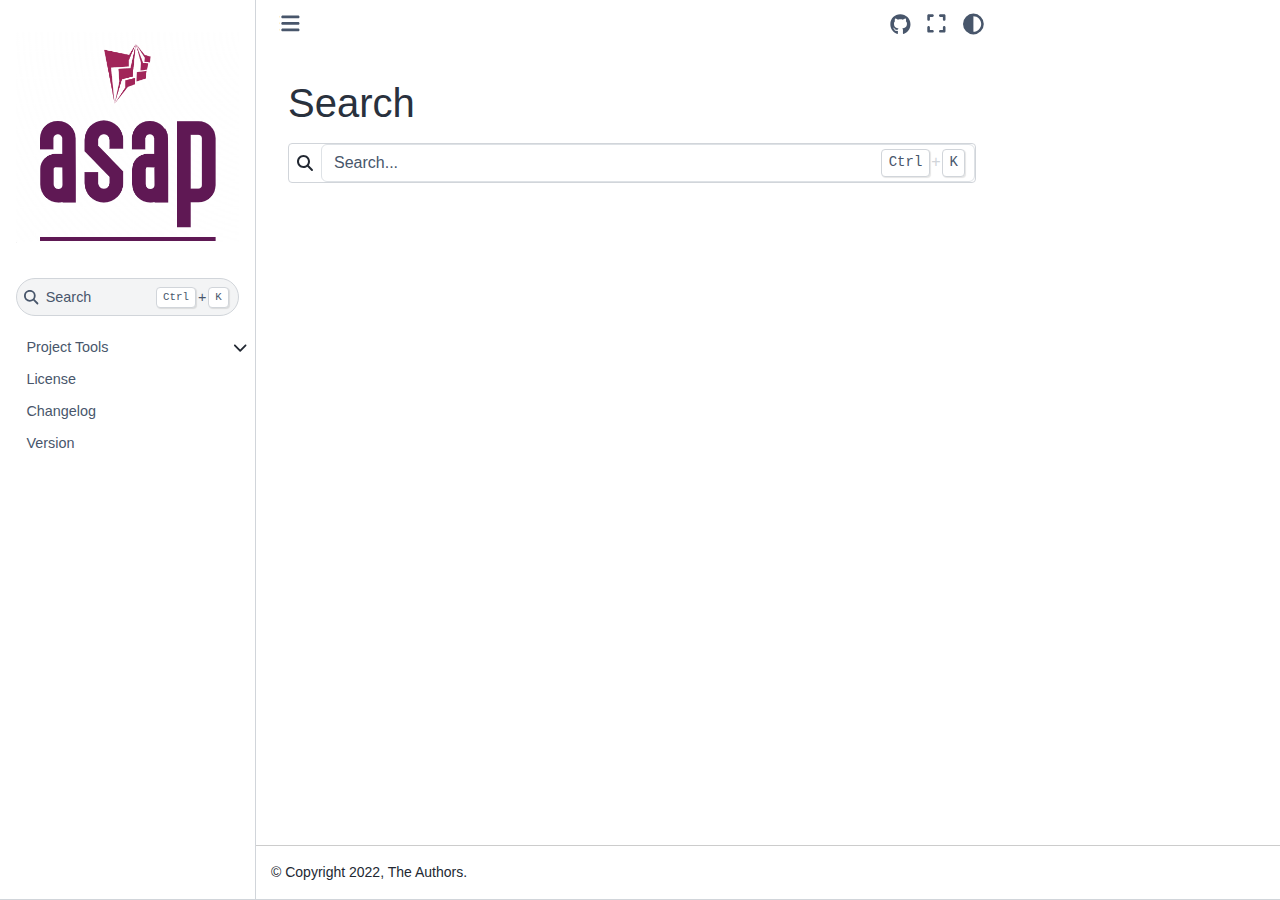
<file: asap_app_imgui_master/html/search.html>
<!DOCTYPE html>


<html lang="en" data-content_root="./" >

  <head>
    <meta charset="utf-8" />
    <meta name="viewport" content="width=device-width, initial-scale=1.0" /><title>Search - Start Now!</title>
  
  
  
  <script data-cfasync="false">
    document.documentElement.dataset.mode = localStorage.getItem("mode") || "";
    document.documentElement.dataset.theme = localStorage.getItem("theme") || "light";
  </script>
  
  <!-- Loaded before other Sphinx assets -->
  <link href="_static/styles/theme.css?digest=8d27b9dea8ad943066ae" rel="stylesheet" />
<link href="_static/styles/bootstrap.css?digest=8d27b9dea8ad943066ae" rel="stylesheet" />
<link href="_static/styles/pydata-sphinx-theme.css?digest=8d27b9dea8ad943066ae" rel="stylesheet" />

  
  <link href="_static/vendor/fontawesome/6.5.1/css/all.min.css?digest=8d27b9dea8ad943066ae" rel="stylesheet" />
  <link rel="preload" as="font" type="font/woff2" crossorigin href="_static/vendor/fontawesome/6.5.1/webfonts/fa-solid-900.woff2" />
<link rel="preload" as="font" type="font/woff2" crossorigin href="_static/vendor/fontawesome/6.5.1/webfonts/fa-brands-400.woff2" />
<link rel="preload" as="font" type="font/woff2" crossorigin href="_static/vendor/fontawesome/6.5.1/webfonts/fa-regular-400.woff2" />

    <link rel="stylesheet" type="text/css" href="_static/pygments.css?v=fa44fd50" />
    <link rel="stylesheet" type="text/css" href="_static/styles/sphinx-book-theme.css?v=384b581d" />
    <link rel="stylesheet" type="text/css" href="_static/copybutton.css?v=76b2166b" />
  
  <!-- Pre-loaded scripts that we'll load fully later -->
  <link rel="preload" as="script" href="_static/scripts/bootstrap.js?digest=8d27b9dea8ad943066ae" />
<link rel="preload" as="script" href="_static/scripts/pydata-sphinx-theme.js?digest=8d27b9dea8ad943066ae" />
  <script src="_static/vendor/fontawesome/6.5.1/js/all.min.js?digest=8d27b9dea8ad943066ae"></script>

    <script src="_static/documentation_options.js?v=b1869ff3"></script>
    <script src="_static/doctools.js?v=9a2dae69"></script>
    <script src="_static/sphinx_highlight.js?v=dc90522c"></script>
    <script src="_static/clipboard.min.js?v=a7894cd8"></script>
    <script src="_static/copybutton.js?v=f281be69"></script>
    <script src="_static/scripts/sphinx-book-theme.js?v=efea14e4"></script>
    <script>DOCUMENTATION_OPTIONS.pagename = 'search';</script>
  <script src="_static/searchtools.js"></script>
  <script src="_static/language_data.js"></script>
  <script src="searchindex.js"></script>
    <link rel="icon" href="_static/favicon.ico"/>
    <link rel="index" title="Index" href="genindex.html" />
    <link rel="search" title="Search" href="#" />
  <meta name="viewport" content="width=device-width, initial-scale=1"/>
  <meta name="docsearch:language" content="en"/>
  </head>
  
  
  <body data-bs-spy="scroll" data-bs-target=".bd-toc-nav" data-offset="180" data-bs-root-margin="0px 0px -60%" data-default-mode="">

  
  
  <a id="pst-skip-link" class="skip-link" href="#main-content">Skip to main content</a>
  
  <div id="pst-scroll-pixel-helper"></div>
  
  <button type="button" class="btn rounded-pill" id="pst-back-to-top">
    <i class="fa-solid fa-arrow-up"></i>
    Back to top
  </button>

  
  <input type="checkbox"
          class="sidebar-toggle"
          name="__primary"
          id="__primary"/>
  <label class="overlay overlay-primary" for="__primary"></label>
  
  <input type="checkbox"
          class="sidebar-toggle"
          name="__secondary"
          id="__secondary"/>
  <label class="overlay overlay-secondary" for="__secondary"></label>
  
  <div class="search-button__wrapper">
    <div class="search-button__overlay"></div>
    <div class="search-button__search-container">
<form class="bd-search d-flex align-items-center"
      action="#"
      method="get">
  <i class="fa-solid fa-magnifying-glass"></i>
  <input type="search"
         class="form-control"
         name="q"
         id="search-input"
         placeholder="Search..."
         aria-label="Search..."
         autocomplete="off"
         autocorrect="off"
         autocapitalize="off"
         spellcheck="false"/>
  <span class="search-button__kbd-shortcut"><kbd class="kbd-shortcut__modifier">Ctrl</kbd>+<kbd>K</kbd></span>
</form></div>
  </div>
  
    <header class="bd-header navbar navbar-expand-lg bd-navbar">
    </header>
  

  <div class="bd-container">
    <div class="bd-container__inner bd-page-width">
      
      
      
        
      
      <div class="bd-sidebar-primary bd-sidebar">
        

  
  <div class="sidebar-header-items sidebar-primary__section">
    
    
    
    
  </div>
  
    <div class="sidebar-primary-items__start sidebar-primary__section">
        <div class="sidebar-primary-item">

  

<a class="navbar-brand logo" href="index.html">
  
  
  
  
  
    
    
      
    
    
    <img src="_static/logo.png" class="logo__image only-light" alt="Start Now! - Home"/>
    <script>document.write(`<img src="_static/logo.png" class="logo__image only-dark" alt="Start Now! - Home"/>`);</script>
  
  
</a></div>
        <div class="sidebar-primary-item">

 <script>
 document.write(`
   <button class="btn navbar-btn search-button-field search-button__button" title="Search" aria-label="Search" data-bs-placement="bottom" data-bs-toggle="tooltip">
    <i class="fa-solid fa-magnifying-glass"></i>
    <span class="search-button__default-text">Search</span>
    <span class="search-button__kbd-shortcut"><kbd class="kbd-shortcut__modifier">Ctrl</kbd>+<kbd class="kbd-shortcut__modifier">K</kbd></span>
   </button>
 `);
 </script></div>
        <div class="sidebar-primary-item"><nav class="bd-links bd-docs-nav" aria-label="Main">
    <div class="bd-toc-item navbar-nav active">
        <ul class="nav bd-sidenav">
<li class="toctree-l1 has-children"><a class="reference internal" href="tools/index.html">Project Tools</a><input class="toctree-checkbox" id="toctree-checkbox-1" name="toctree-checkbox-1" type="checkbox"/><label class="toctree-toggle" for="toctree-checkbox-1"><i class="fa-solid fa-chevron-down"></i></label><ul class="simple">
</ul>
</li>
<li class="toctree-l1"><a class="reference internal" href="license.html">License</a></li>
<li class="toctree-l1"><a class="reference internal" href="changelog.html">Changelog</a></li>
<li class="toctree-l1"><a class="reference internal" href="version.html">Version</a></li>
</ul>

    </div>
</nav></div>
    </div>
  
  
  <div class="sidebar-primary-items__end sidebar-primary__section">
  </div>
  
  <div id="rtd-footer-container"></div>


      </div>
      
      <main id="main-content" class="bd-main">
        
        

<div class="sbt-scroll-pixel-helper"></div>

          <div class="bd-content">
            <div class="bd-article-container">
              
              <div class="bd-header-article">
<div class="header-article-items header-article__inner">
  
    <div class="header-article-items__start">
      
        <div class="header-article-item"><label class="sidebar-toggle primary-toggle btn btn-sm" for="__primary" title="Toggle primary sidebar" data-bs-placement="bottom" data-bs-toggle="tooltip">
  <span class="fa-solid fa-bars"></span>
</label></div>
      
    </div>
  
  
    <div class="header-article-items__end">
      
        <div class="header-article-item">

<div class="article-header-buttons">





<div class="dropdown dropdown-source-buttons">
  <button class="btn dropdown-toggle" type="button" data-bs-toggle="dropdown" aria-expanded="false" aria-label="Source repositories">
    <i class="fab fa-github"></i>
  </button>
  <ul class="dropdown-menu">
      
      
      
      <li><a href="https://github.com/abdes/asap_app_imgui" target="_blank"
   class="btn btn-sm btn-source-repository-button dropdown-item"
   title="Source repository"
   data-bs-placement="left" data-bs-toggle="tooltip"
>
  

<span class="btn__icon-container">
  <i class="fab fa-github"></i>
  </span>
<span class="btn__text-container">Repository</span>
</a>
</li>
      
      
      
      
      <li><a href="https://github.com/abdes/asap_app_imgui/issues/new?title=Issue%20on%20page%20%2Fsearch.html&body=Your%20issue%20content%20here." target="_blank"
   class="btn btn-sm btn-source-issues-button dropdown-item"
   title="Open an issue"
   data-bs-placement="left" data-bs-toggle="tooltip"
>
  

<span class="btn__icon-container">
  <i class="fas fa-lightbulb"></i>
  </span>
<span class="btn__text-container">Open issue</span>
</a>
</li>
      
  </ul>
</div>




<button onclick="toggleFullScreen()"
  class="btn btn-sm btn-fullscreen-button"
  title="Fullscreen mode"
  data-bs-placement="bottom" data-bs-toggle="tooltip"
>
  

<span class="btn__icon-container">
  <i class="fas fa-expand"></i>
  </span>

</button>



<script>
document.write(`
  <button class="btn btn-sm navbar-btn theme-switch-button" title="light/dark" aria-label="light/dark" data-bs-placement="bottom" data-bs-toggle="tooltip">
    <span class="theme-switch nav-link" data-mode="light"><i class="fa-solid fa-sun fa-lg"></i></span>
    <span class="theme-switch nav-link" data-mode="dark"><i class="fa-solid fa-moon fa-lg"></i></span>
    <span class="theme-switch nav-link" data-mode="auto"><i class="fa-solid fa-circle-half-stroke fa-lg"></i></span>
  </button>
`);
</script>


<script>
document.write(`
  <button class="btn btn-sm navbar-btn search-button search-button__button" title="Search" aria-label="Search" data-bs-placement="bottom" data-bs-toggle="tooltip">
    <i class="fa-solid fa-magnifying-glass fa-lg"></i>
  </button>
`);
</script>

</div></div>
      
    </div>
  
</div>
</div>
              
              
  <div class="bd-search-container">
    <h1>Search</h1>
    <noscript>
      <div class="admonition error">
        <p class="admonition-title">Error</p>
        <p>Please activate JavaScript to enable the search functionality.</p>
      </div>
    </noscript>
    
<form class="bd-search d-flex align-items-center"
      action="#"
      method="get">
  <i class="fa-solid fa-magnifying-glass"></i>
  <input type="search"
         class="form-control"
         name="q"
         id="search-input"
         placeholder="Search..."
         aria-label="Search..."
         autocomplete="off"
         autocorrect="off"
         autocapitalize="off"
         spellcheck="false"/>
  <span class="search-button__kbd-shortcut"><kbd class="kbd-shortcut__modifier">Ctrl</kbd>+<kbd>K</kbd></span>
</form>
    <div id="search-results"></div>
  </div>
  <script>
    // Activate the search field on page load
    let searchInput = document.querySelector("form.bd-search input");
    if (searchInput) {
        searchInput.focus();
        searchInput.select();
        console.log("[PST]: Set focus on search field.");
    }
  </script>

              
              
              
              
                <footer class="prev-next-footer">
                  
<div class="prev-next-area">
</div>
                </footer>
              
            </div>
            
            
              
                <div class="bd-sidebar-secondary bd-toc"></div>
              
            
          </div>
          <footer class="bd-footer-content">
            
<div class="bd-footer-content__inner container">
  
  <div class="footer-item">
    
  </div>
  
  <div class="footer-item">
    

  <p class="copyright">
    
      © Copyright 2022, The Authors.
      <br/>
    
  </p>

  </div>
  
  <div class="footer-item">
    
  </div>
  
  <div class="footer-item">
    
  </div>
  
</div>
          </footer>
        

      </main>
    </div>
  </div>
  
  <!-- Scripts loaded after <body> so the DOM is not blocked -->
  <script src="_static/scripts/bootstrap.js?digest=8d27b9dea8ad943066ae"></script>
<script src="_static/scripts/pydata-sphinx-theme.js?digest=8d27b9dea8ad943066ae"></script>

  <footer class="bd-footer">
  </footer>
  </body>
</html>
</file>
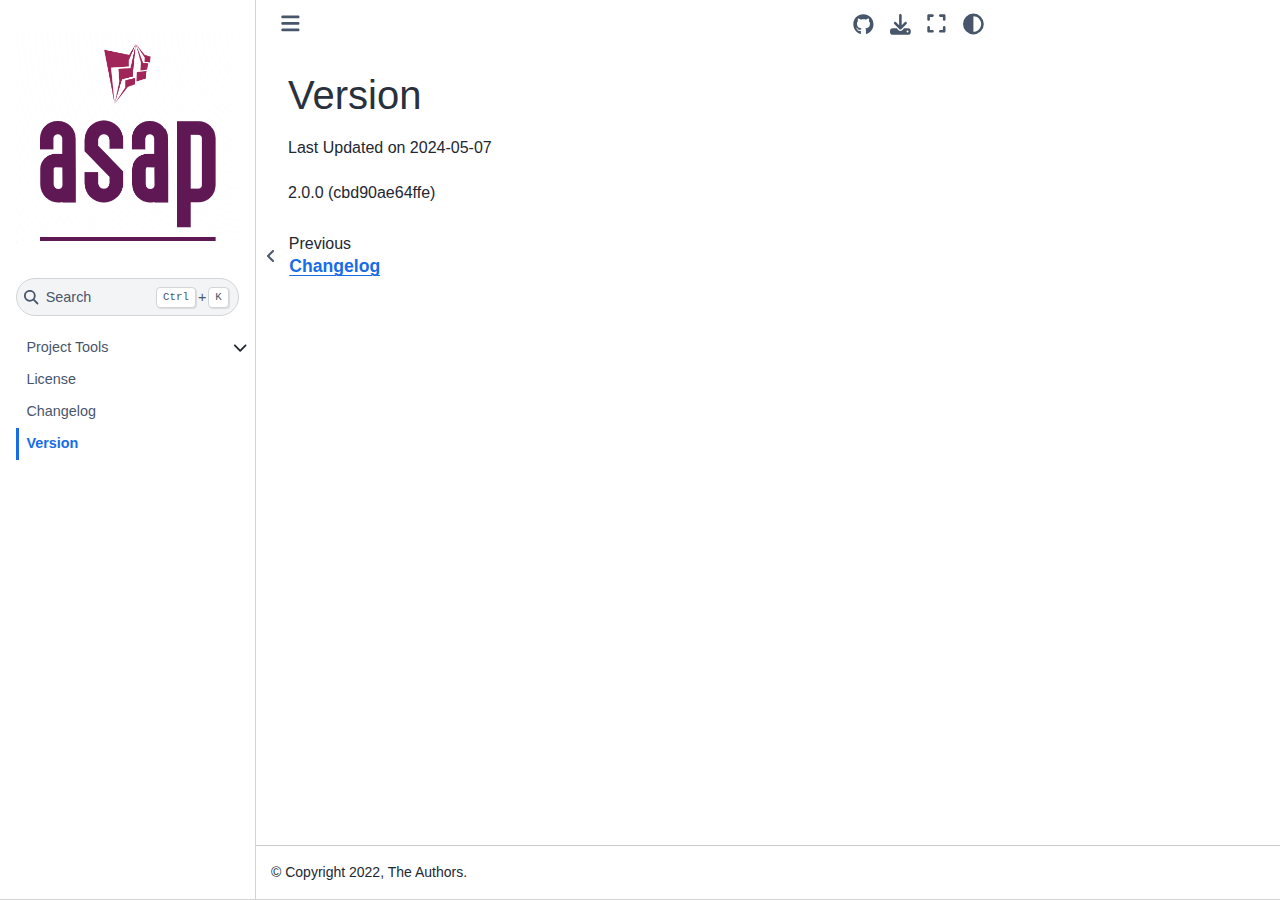
<file: asap_app_imgui_master/html/version.html>
<!DOCTYPE html>


<html lang="en" data-content_root="./" >

  <head>
    <meta charset="utf-8" />
    <meta name="viewport" content="width=device-width, initial-scale=1.0" /><meta name="viewport" content="width=device-width, initial-scale=1" />

    <title>Version &#8212; Start Now!</title>
  
  
  
  <script data-cfasync="false">
    document.documentElement.dataset.mode = localStorage.getItem("mode") || "";
    document.documentElement.dataset.theme = localStorage.getItem("theme") || "light";
  </script>
  
  <!-- Loaded before other Sphinx assets -->
  <link href="_static/styles/theme.css?digest=8d27b9dea8ad943066ae" rel="stylesheet" />
<link href="_static/styles/bootstrap.css?digest=8d27b9dea8ad943066ae" rel="stylesheet" />
<link href="_static/styles/pydata-sphinx-theme.css?digest=8d27b9dea8ad943066ae" rel="stylesheet" />

  
  <link href="_static/vendor/fontawesome/6.5.1/css/all.min.css?digest=8d27b9dea8ad943066ae" rel="stylesheet" />
  <link rel="preload" as="font" type="font/woff2" crossorigin href="_static/vendor/fontawesome/6.5.1/webfonts/fa-solid-900.woff2" />
<link rel="preload" as="font" type="font/woff2" crossorigin href="_static/vendor/fontawesome/6.5.1/webfonts/fa-brands-400.woff2" />
<link rel="preload" as="font" type="font/woff2" crossorigin href="_static/vendor/fontawesome/6.5.1/webfonts/fa-regular-400.woff2" />

    <link rel="stylesheet" type="text/css" href="_static/pygments.css?v=fa44fd50" />
    <link rel="stylesheet" type="text/css" href="_static/styles/sphinx-book-theme.css?v=384b581d" />
    <link rel="stylesheet" type="text/css" href="_static/copybutton.css?v=76b2166b" />
  
  <!-- Pre-loaded scripts that we'll load fully later -->
  <link rel="preload" as="script" href="_static/scripts/bootstrap.js?digest=8d27b9dea8ad943066ae" />
<link rel="preload" as="script" href="_static/scripts/pydata-sphinx-theme.js?digest=8d27b9dea8ad943066ae" />
  <script src="_static/vendor/fontawesome/6.5.1/js/all.min.js?digest=8d27b9dea8ad943066ae"></script>

    <script src="_static/documentation_options.js?v=b1869ff3"></script>
    <script src="_static/doctools.js?v=9a2dae69"></script>
    <script src="_static/sphinx_highlight.js?v=dc90522c"></script>
    <script src="_static/clipboard.min.js?v=a7894cd8"></script>
    <script src="_static/copybutton.js?v=f281be69"></script>
    <script src="_static/scripts/sphinx-book-theme.js?v=efea14e4"></script>
    <script>DOCUMENTATION_OPTIONS.pagename = 'version';</script>
    <link rel="icon" href="_static/favicon.ico"/>
    <link rel="index" title="Index" href="genindex.html" />
    <link rel="search" title="Search" href="search.html" />
    <link rel="prev" title="Changelog" href="changelog.html" />
  <meta name="viewport" content="width=device-width, initial-scale=1"/>
  <meta name="docsearch:language" content="en"/>
  </head>
  
  
  <body data-bs-spy="scroll" data-bs-target=".bd-toc-nav" data-offset="180" data-bs-root-margin="0px 0px -60%" data-default-mode="">

  
  
  <a id="pst-skip-link" class="skip-link" href="#main-content">Skip to main content</a>
  
  <div id="pst-scroll-pixel-helper"></div>
  
  <button type="button" class="btn rounded-pill" id="pst-back-to-top">
    <i class="fa-solid fa-arrow-up"></i>
    Back to top
  </button>

  
  <input type="checkbox"
          class="sidebar-toggle"
          name="__primary"
          id="__primary"/>
  <label class="overlay overlay-primary" for="__primary"></label>
  
  <input type="checkbox"
          class="sidebar-toggle"
          name="__secondary"
          id="__secondary"/>
  <label class="overlay overlay-secondary" for="__secondary"></label>
  
  <div class="search-button__wrapper">
    <div class="search-button__overlay"></div>
    <div class="search-button__search-container">
<form class="bd-search d-flex align-items-center"
      action="search.html"
      method="get">
  <i class="fa-solid fa-magnifying-glass"></i>
  <input type="search"
         class="form-control"
         name="q"
         id="search-input"
         placeholder="Search..."
         aria-label="Search..."
         autocomplete="off"
         autocorrect="off"
         autocapitalize="off"
         spellcheck="false"/>
  <span class="search-button__kbd-shortcut"><kbd class="kbd-shortcut__modifier">Ctrl</kbd>+<kbd>K</kbd></span>
</form></div>
  </div>
  
    <header class="bd-header navbar navbar-expand-lg bd-navbar">
    </header>
  

  <div class="bd-container">
    <div class="bd-container__inner bd-page-width">
      
      
      
      <div class="bd-sidebar-primary bd-sidebar">
        

  
  <div class="sidebar-header-items sidebar-primary__section">
    
    
    
    
  </div>
  
    <div class="sidebar-primary-items__start sidebar-primary__section">
        <div class="sidebar-primary-item">

  

<a class="navbar-brand logo" href="index.html">
  
  
  
  
  
    
    
      
    
    
    <img src="_static/logo.png" class="logo__image only-light" alt="Start Now! - Home"/>
    <script>document.write(`<img src="_static/logo.png" class="logo__image only-dark" alt="Start Now! - Home"/>`);</script>
  
  
</a></div>
        <div class="sidebar-primary-item">

 <script>
 document.write(`
   <button class="btn navbar-btn search-button-field search-button__button" title="Search" aria-label="Search" data-bs-placement="bottom" data-bs-toggle="tooltip">
    <i class="fa-solid fa-magnifying-glass"></i>
    <span class="search-button__default-text">Search</span>
    <span class="search-button__kbd-shortcut"><kbd class="kbd-shortcut__modifier">Ctrl</kbd>+<kbd class="kbd-shortcut__modifier">K</kbd></span>
   </button>
 `);
 </script></div>
        <div class="sidebar-primary-item"><nav class="bd-links bd-docs-nav" aria-label="Main">
    <div class="bd-toc-item navbar-nav active">
        <ul class="current nav bd-sidenav">
<li class="toctree-l1 has-children"><a class="reference internal" href="tools/index.html">Project Tools</a><input class="toctree-checkbox" id="toctree-checkbox-1" name="toctree-checkbox-1" type="checkbox"/><label class="toctree-toggle" for="toctree-checkbox-1"><i class="fa-solid fa-chevron-down"></i></label><ul class="simple">
</ul>
</li>
<li class="toctree-l1"><a class="reference internal" href="license.html">License</a></li>
<li class="toctree-l1"><a class="reference internal" href="changelog.html">Changelog</a></li>
<li class="toctree-l1 current active"><a class="current reference internal" href="#">Version</a></li>
</ul>

    </div>
</nav></div>
    </div>
  
  
  <div class="sidebar-primary-items__end sidebar-primary__section">
  </div>
  
  <div id="rtd-footer-container"></div>


      </div>
      
      <main id="main-content" class="bd-main">
        
        

<div class="sbt-scroll-pixel-helper"></div>

          <div class="bd-content">
            <div class="bd-article-container">
              
              <div class="bd-header-article">
<div class="header-article-items header-article__inner">
  
    <div class="header-article-items__start">
      
        <div class="header-article-item"><label class="sidebar-toggle primary-toggle btn btn-sm" for="__primary" title="Toggle primary sidebar" data-bs-placement="bottom" data-bs-toggle="tooltip">
  <span class="fa-solid fa-bars"></span>
</label></div>
      
    </div>
  
  
    <div class="header-article-items__end">
      
        <div class="header-article-item">

<div class="article-header-buttons">





<div class="dropdown dropdown-source-buttons">
  <button class="btn dropdown-toggle" type="button" data-bs-toggle="dropdown" aria-expanded="false" aria-label="Source repositories">
    <i class="fab fa-github"></i>
  </button>
  <ul class="dropdown-menu">
      
      
      
      <li><a href="https://github.com/abdes/asap_app_imgui" target="_blank"
   class="btn btn-sm btn-source-repository-button dropdown-item"
   title="Source repository"
   data-bs-placement="left" data-bs-toggle="tooltip"
>
  

<span class="btn__icon-container">
  <i class="fab fa-github"></i>
  </span>
<span class="btn__text-container">Repository</span>
</a>
</li>
      
      
      
      
      <li><a href="https://github.com/abdes/asap_app_imgui/issues/new?title=Issue%20on%20page%20%2Fversion.html&body=Your%20issue%20content%20here." target="_blank"
   class="btn btn-sm btn-source-issues-button dropdown-item"
   title="Open an issue"
   data-bs-placement="left" data-bs-toggle="tooltip"
>
  

<span class="btn__icon-container">
  <i class="fas fa-lightbulb"></i>
  </span>
<span class="btn__text-container">Open issue</span>
</a>
</li>
      
  </ul>
</div>






<div class="dropdown dropdown-download-buttons">
  <button class="btn dropdown-toggle" type="button" data-bs-toggle="dropdown" aria-expanded="false" aria-label="Download this page">
    <i class="fas fa-download"></i>
  </button>
  <ul class="dropdown-menu">
      
      
      
      <li><a href="_sources/version.rst" target="_blank"
   class="btn btn-sm btn-download-source-button dropdown-item"
   title="Download source file"
   data-bs-placement="left" data-bs-toggle="tooltip"
>
  

<span class="btn__icon-container">
  <i class="fas fa-file"></i>
  </span>
<span class="btn__text-container">.rst</span>
</a>
</li>
      
      
      
      
      <li>
<button onclick="window.print()"
  class="btn btn-sm btn-download-pdf-button dropdown-item"
  title="Print to PDF"
  data-bs-placement="left" data-bs-toggle="tooltip"
>
  

<span class="btn__icon-container">
  <i class="fas fa-file-pdf"></i>
  </span>
<span class="btn__text-container">.pdf</span>
</button>
</li>
      
  </ul>
</div>




<button onclick="toggleFullScreen()"
  class="btn btn-sm btn-fullscreen-button"
  title="Fullscreen mode"
  data-bs-placement="bottom" data-bs-toggle="tooltip"
>
  

<span class="btn__icon-container">
  <i class="fas fa-expand"></i>
  </span>

</button>



<script>
document.write(`
  <button class="btn btn-sm navbar-btn theme-switch-button" title="light/dark" aria-label="light/dark" data-bs-placement="bottom" data-bs-toggle="tooltip">
    <span class="theme-switch nav-link" data-mode="light"><i class="fa-solid fa-sun fa-lg"></i></span>
    <span class="theme-switch nav-link" data-mode="dark"><i class="fa-solid fa-moon fa-lg"></i></span>
    <span class="theme-switch nav-link" data-mode="auto"><i class="fa-solid fa-circle-half-stroke fa-lg"></i></span>
  </button>
`);
</script>


<script>
document.write(`
  <button class="btn btn-sm navbar-btn search-button search-button__button" title="Search" aria-label="Search" data-bs-placement="bottom" data-bs-toggle="tooltip">
    <i class="fa-solid fa-magnifying-glass fa-lg"></i>
  </button>
`);
</script>

</div></div>
      
    </div>
  
</div>
</div>
              
              

<div id="jb-print-docs-body" class="onlyprint">
    <h1>Version</h1>
    <!-- Table of contents -->
    <div id="print-main-content">
        <div id="jb-print-toc">
            
        </div>
    </div>
</div>

              
                
<div id="searchbox"></div>
                <article class="bd-article">
                  
  <section id="version">
<h1>Version<a class="headerlink" href="#version" title="Link to this heading">#</a></h1>
<p>Last Updated on 2024-05-07</p>
<p>2.0.0 (cbd90ae64ffe)</p>
</section>


                </article>
              

              
              
              
              
                <footer class="prev-next-footer">
                  
<div class="prev-next-area">
    <a class="left-prev"
       href="changelog.html"
       title="previous page">
      <i class="fa-solid fa-angle-left"></i>
      <div class="prev-next-info">
        <p class="prev-next-subtitle">previous</p>
        <p class="prev-next-title">Changelog</p>
      </div>
    </a>
</div>
                </footer>
              
            </div>
            
            
              
                <div class="bd-sidebar-secondary bd-toc"></div>
              
            
          </div>
          <footer class="bd-footer-content">
            
<div class="bd-footer-content__inner container">
  
  <div class="footer-item">
    
  </div>
  
  <div class="footer-item">
    

  <p class="copyright">
    
      © Copyright 2022, The Authors.
      <br/>
    
  </p>

  </div>
  
  <div class="footer-item">
    
  </div>
  
  <div class="footer-item">
    
  </div>
  
</div>
          </footer>
        

      </main>
    </div>
  </div>
  
  <!-- Scripts loaded after <body> so the DOM is not blocked -->
  <script src="_static/scripts/bootstrap.js?digest=8d27b9dea8ad943066ae"></script>
<script src="_static/scripts/pydata-sphinx-theme.js?digest=8d27b9dea8ad943066ae"></script>

  <footer class="bd-footer">
  </footer>
  </body>
</html>
</file>
<file: asap_app_imgui_master/html/_static/styles/theme.css>
/* Provided by Sphinx's 'basic' theme, and included in the final set of assets */
@import "../basic.css";
</file>
<file: asap_app_imgui_master/html/_static/styles/pydata-sphinx-theme.css>
html{--pst-header-height:4rem;--pst-header-article-height:calc(var(--pst-header-height)*2/3);--pst-sidebar-secondary:17rem;--pst-font-size-base:1rem;--pst-font-size-h1:2.5rem;--pst-font-size-h2:2rem;--pst-font-size-h3:1.75rem;--pst-font-size-h4:1.5rem;--pst-font-size-h5:1.25rem;--pst-font-size-h6:1.1rem;--pst-font-size-milli:0.9rem;--pst-sidebar-font-size:0.9rem;--pst-sidebar-font-size-mobile:1.1rem;--pst-sidebar-header-font-size:1.2rem;--pst-sidebar-header-font-weight:600;--pst-admonition-font-weight-heading:600;--pst-font-weight-caption:300;--pst-font-weight-heading:400;--pst-font-family-base-system:-apple-system,BlinkMacSystemFont,Segoe UI,"Helvetica Neue",Arial,sans-serif,Apple Color Emoji,Segoe UI Emoji,Segoe UI Symbol;--pst-font-family-monospace-system:"SFMono-Regular",Menlo,Consolas,Monaco,Liberation Mono,Lucida Console,monospace;--pst-font-family-base:var(--pst-font-family-base-system);--pst-font-family-heading:var(--pst-font-family-base-system);--pst-font-family-monospace:var(--pst-font-family-monospace-system);--pst-font-size-icon:1.5rem;--pst-icon-check-circle:"";--pst-icon-info-circle:"";--pst-icon-exclamation-triangle:"";--pst-icon-exclamation-circle:"";--pst-icon-times-circle:"";--pst-icon-lightbulb:"";--pst-icon-download:"";--pst-icon-angle-left:"";--pst-icon-angle-right:"";--pst-icon-external-link:"";--pst-icon-search-minus:"";--pst-icon-github:"";--pst-icon-gitlab:"";--pst-icon-share:"";--pst-icon-bell:"";--pst-icon-pencil:"";--pst-breadcrumb-divider:"";--pst-icon-admonition-default:var(--pst-icon-bell);--pst-icon-admonition-note:var(--pst-icon-info-circle);--pst-icon-admonition-attention:var(--pst-icon-exclamation-circle);--pst-icon-admonition-caution:var(--pst-icon-exclamation-triangle);--pst-icon-admonition-warning:var(--pst-icon-exclamation-triangle);--pst-icon-admonition-danger:var(--pst-icon-exclamation-triangle);--pst-icon-admonition-error:var(--pst-icon-times-circle);--pst-icon-admonition-hint:var(--pst-icon-lightbulb);--pst-icon-admonition-tip:var(--pst-icon-lightbulb);--pst-icon-admonition-important:var(--pst-icon-exclamation-circle);--pst-icon-admonition-seealso:var(--pst-icon-share);--pst-icon-admonition-todo:var(--pst-icon-pencil);--pst-icon-versionmodified-default:var(--pst-icon-exclamation-circle);--pst-icon-versionmodified-added:var(--pst-icon-exclamation-circle);--pst-icon-versionmodified-changed:var(--pst-icon-exclamation-circle);--pst-icon-versionmodified-deprecated:var(--pst-icon-exclamation-circle);font-size:var(--pst-font-size-base);scroll-padding-top:calc(var(--pst-header-height) + 1rem)}body{background-color:var(--pst-color-background);color:var(--pst-color-text-base);display:flex;flex-direction:column;font-family:var(--pst-font-family-base);font-weight:400;line-height:1.65;min-height:100vh}body::-webkit-scrollbar-track{background:var(--pst-color-background)}p{color:var(--pst-color-text-base);font-size:1em;margin-bottom:1.15rem}p.rubric{border-bottom:1px solid var(--pst-color-border)}p.centered{text-align:center}a{word-wrap:break-word;color:var(--pst-color-link);text-decoration:underline;text-decoration-thickness:max(1px,.0625rem);text-underline-offset:.1578em}a:hover{text-decoration-skip:none;color:var(--pst-color-link-hover);text-decoration-skip-ink:none;text-decoration-thickness:max(3px,.1875rem,.12em)}a:active,a:visited{color:var(--pst-color-link)}a:visited:hover{color:var(--pst-color-link-hover)}a:focus-visible{outline:2px solid var(--pst-color-accent)}a.headerlink{color:var(--pst-color-secondary);font-size:.8em;margin-left:.2em;opacity:.7;padding:0 4px;text-decoration:none;transition:all .2s ease-out;user-select:none}a.headerlink:hover{opacity:1}a.github:before,a.gitlab:before{color:var(--pst-color-text-muted);font:var(--fa-font-brands);margin-right:.25rem}a.github:before{content:var(--pst-icon-github)}a.gitlab:before{content:var(--pst-icon-gitlab)}.heading-style,h1,h2,h3,h4,h5,h6{font-family:var(--pst-font-family-heading);font-weight:var(--pst-font-weight-heading);line-height:1.15;margin:2.75rem 0 1.05rem}h1{font-size:var(--pst-font-size-h1);margin-top:0}h1,h2{color:var(--pst-heading-color)}h2{font-size:var(--pst-font-size-h2)}h3{font-size:var(--pst-font-size-h3)}h3,h4{color:var(--pst-heading-color)}h4{font-size:var(--pst-font-size-h4)}h5{font-size:var(--pst-font-size-h5)}h5,h6{color:var(--pst-color-text-base)}h6{font-size:var(--pst-font-size-h6)}.text_small,small{font-size:var(--pst-font-size-milli)}hr{border:0;border-top:1px solid var(--pst-color-border)}code,kbd,pre,samp{font-family:var(--pst-font-family-monospace)}kbd{background-color:var(--pst-color-on-background);color:var(--pst-color-text-muted)}kbd:not(.compound){border:1px solid var(--pst-color-border);box-shadow:1px 1px 1px var(--pst-color-shadow);margin:0 .1rem;padding:.1rem .4rem}code{color:var(--pst-color-inline-code)}pre{background-color:var(--pst-color-surface);border:1px solid var(--pst-color-border);border-radius:.25rem;color:var(--pst-color-text-base);line-height:1.2em;margin:1.5em 0;padding:1rem}pre .linenos{opacity:.8;padding-right:10px}#pst-back-to-top{background-color:var(--pst-color-secondary);border:none;color:var(--pst-color-secondary-text);display:none;left:50vw;position:fixed;top:90vh;transform:translate(-50%);z-index:1080}.skip-link{background-color:var(--pst-color-warning);border-bottom:1px solid var(--pst-color-border);color:var(--pst-color-warning-text)!important;left:0;padding:.5rem;position:fixed;right:0;text-align:center;top:0;transform:translateY(-100%);transition:transform .15s ease-in-out;z-index:1055}.skip-link:focus{outline:3px solid #14181e;transform:translateY(0)}.bd-container{display:flex;flex-grow:1;justify-content:center}.bd-container .bd-container__inner{display:flex}.bd-page-width{width:100%}@media(min-width:960px){.bd-page-width{max-width:88rem}}.bd-header-announcement,.bd-header-version-warning{align-items:center;display:flex;justify-content:center;min-height:3rem;padding:.5rem 12.5%;position:relative;text-align:center;width:100%}@media(max-width:959.98px){.bd-header-announcement,.bd-header-version-warning{padding:.5rem 2%}}.bd-header-announcement p,.bd-header-version-warning p{font-weight:700;margin:0}.bd-header-announcement:after,.bd-header-version-warning:after{content:"";height:100%;left:0;position:absolute;top:0;width:100%;z-index:-1}.bd-header-announcement:empty,.bd-header-version-warning:empty{display:none}.bd-header-announcement a,.bd-header-version-warning a{color:var(--pst-color-inline-code-links)}.bd-header-announcement:after{background-color:var(--pst-color-secondary-bg)}.bd-header-version-warning:after{background-color:var(--pst-color-danger-bg)}.bd-main{display:flex;flex-direction:column;flex-grow:1;min-width:0}.bd-main .bd-content{display:flex;height:100%;justify-content:center}.bd-main .bd-content .bd-article-container{display:flex;flex-direction:column;justify-content:start;max-width:60em;overflow-x:auto;padding:1rem;width:100%}@media(min-width:1200px){.bd-main .bd-content .bd-article-container .bd-article{padding-left:2rem;padding-top:1.5rem}}.bd-footer{border-top:1px solid var(--pst-color-border);width:100%}.bd-footer .bd-footer__inner{display:flex;flex-grow:1;margin:auto;padding:1rem}.bd-footer .footer-items__center,.bd-footer .footer-items__end,.bd-footer .footer-items__start{display:flex;flex-direction:column;flex-grow:1;gap:.5rem;justify-content:center}.bd-footer .footer-items__center{text-align:center}.bd-footer .footer-items__end{text-align:end}.bd-footer .footer-item p{margin-bottom:0}.bd-footer-article{margin-top:auto}.bd-footer-article .footer-article-items{display:flex;flex-direction:column}.bd-footer-content .footer-content-items{display:flex;flex-direction:column;margin-top:auto}.bd-header{background:var(--pst-color-on-background)!important;box-shadow:0 .125rem .25rem 0 var(--pst-color-shadow);justify-content:center;max-width:100vw;padding:0;position:sticky;top:0;width:100%;z-index:1030}.bd-header .bd-header__inner{align-items:center;display:flex;height:fit-content;padding-left:1rem;padding-right:1rem}.bd-header .navbar-item{align-items:center;display:flex;height:var(--pst-header-height);max-height:var(--pst-header-height)}.bd-header .navbar-header-items{flex-shrink:1}@media(min-width:960px){.bd-header .navbar-header-items{display:flex;flex-grow:1;padding:0 0 0 .5rem}}.bd-header .navbar-header-items__center,.bd-header .navbar-header-items__end,.bd-header .navbar-header-items__start{align-items:center;display:flex;flex-flow:wrap;row-gap:0}.bd-header .navbar-header-items__center,.bd-header .navbar-header-items__end{column-gap:1rem}.bd-header .navbar-header-items__start{flex-shrink:0;gap:.5rem;margin-right:auto}.bd-header .navbar-header-items__end{justify-content:end}.bd-header .navbar-nav{display:flex}@media(min-width:960px){.bd-header .navbar-nav{align-items:center}}.bd-header .navbar-nav li a.nav-link{color:var(--pst-color-text-muted);text-decoration:none}.bd-header .navbar-nav li a.nav-link:hover{text-decoration-skip:none;color:var(--pst-color-link-hover);text-decoration:underline;text-decoration-skip-ink:none;text-decoration-thickness:max(1px,.0625rem);text-decoration-thickness:max(3px,.1875rem,.12em);text-underline-offset:.1578em}.bd-header .navbar-nav li a.nav-link:focus-visible{outline:2px solid var(--pst-color-accent)}.bd-header .navbar-nav>.current>.nav-link{border-bottom:max(3px,.1875rem,.12em) solid var(--pst-color-primary);color:var(--pst-color-primary);font-weight:600}.bd-header .navbar-nav .dropdown button{border:none;color:var(--pst-color-text-muted);display:unset}.bd-header .navbar-nav .dropdown button:hover{text-decoration-skip:none;color:var(--pst-color-link-hover);text-decoration:underline;text-decoration-skip-ink:none;text-decoration-thickness:max(1px,.0625rem);text-decoration-thickness:max(3px,.1875rem,.12em);text-underline-offset:.1578em}.bd-header .navbar-nav .dropdown button:focus-visible{outline:2px solid var(--pst-color-accent)}.bd-header .navbar-nav .dropdown .dropdown-menu{background-color:var(--pst-color-on-background);border:1px solid var(--pst-color-border);box-shadow:0 0 .3rem .1rem var(--pst-color-shadow);margin:.5rem 0;min-width:20rem;padding:.5rem 0;z-index:1070}.bd-header .navbar-nav .dropdown .dropdown-menu .dropdown-item{padding:.25rem 1.5rem}.bd-header .navbar-nav .dropdown .dropdown-menu .dropdown-item:focus:not(:hover):not(:active){background-color:inherit}.bd-header .navbar-nav .dropdown .dropdown-menu:not(.show){display:none}@media(min-width:960px){.navbar-center-items .navbar-item{display:inline-block}}.nav-link{transition:none}.nav-link:hover{text-decoration-skip:none;color:var(--pst-color-link-hover);text-decoration:underline;text-decoration-skip-ink:none;text-decoration-thickness:max(1px,.0625rem);text-decoration-thickness:max(3px,.1875rem,.12em);text-underline-offset:.1578em}.nav-link.nav-external:after{content:var(--pst-icon-external-link);font:var(--fa-font-solid);font-size:.75em;margin-left:.3em}.bd-navbar-elements li.nav-item i{font-size:.7rem;padding-left:2px;vertical-align:middle}.bd-header label.sidebar-toggle{align-items:center;color:var(--pst-color-muted);cursor:pointer;display:flex;font-size:var(--pst-font-size-icon);margin-bottom:0;padding-bottom:.25rem}.bd-header label.primary-toggle{margin-right:1rem}@media(min-width:960px){.bd-header label.primary-toggle{display:none}}.bd-header label.secondary-toggle{margin-left:1rem}@media(min-width:1200px){.bd-header label.secondary-toggle{display:none}}.bd-header label:hover{box-shadow:0 max(3px,.1875rem,.12em) 0 var(--pst-color-link-hover);color:var(--pst-color-link-hover)}.bd-header label:focus-visible{outline:2px solid var(--pst-color-accent)}.bd-header .navbar-header-items{display:none}@media(min-width:960px){.bd-header .navbar-header-items{display:inherit}}.navbar-persistent--mobile{margin-left:auto}@media(min-width:960px){.navbar-persistent--mobile{display:none}}.navbar-persistent--container{display:none}@media(min-width:960px){.navbar-persistent--container{display:flex}}.header-article__inner{display:flex;padding:0 .5rem}.header-article__inner .header-article-item{height:var(--pst-header-article-height);min-height:var(--pst-header-article-height)}.header-article__inner .header-article-items__end,.header-article__inner .header-article-items__start{align-items:start;display:flex;gap:.5rem}.header-article__inner .header-article-items__end{margin-left:auto}.bd-sidebar-primary{background-color:var(--pst-color-background);border-right:1px solid var(--pst-color-border);display:flex;flex:0 0 auto;flex-direction:column;font-size:var(--pst-sidebar-font-size-mobile);gap:1rem;max-height:calc(100vh - var(--pst-header-height));overflow-y:auto;padding:2rem 1rem 1rem;position:sticky;top:var(--pst-header-height);width:25%}@media(min-width:960px){.bd-sidebar-primary{font-size:var(--pst-sidebar-font-size)}}.bd-sidebar-primary .nav-link{font-size:var(--pst-sidebar-font-size-mobile)}.bd-sidebar-primary.no-sidebar{border-right:0}@media(min-width:960px){.bd-sidebar-primary.hide-on-wide{display:none}}.bd-sidebar-primary h1,.bd-sidebar-primary h2,.bd-sidebar-primary h3,.bd-sidebar-primary h4{color:var(--pst-color-text-base)}.bd-sidebar-primary .sidebar-primary-items__end .sidebar-primary-item,.bd-sidebar-primary .sidebar-primary-items__start .sidebar-primary-item{padding:.5rem 0}.bd-sidebar-primary .sidebar-header-items{display:flex;flex-direction:column}.bd-sidebar-primary .sidebar-header-items .sidebar-header-items__title{color:var(--pst-color-text-base);font-size:var(--pst-sidebar-header-font-size);font-weight:var(--pst-sidebar-header-font-weight);margin-bottom:.5rem}.bd-sidebar-primary .sidebar-header-items .nav-item.dropdown button{display:none}.bd-sidebar-primary .sidebar-header-items .nav-item.dropdown .dropdown-menu{background-color:inherit;border:none;display:flex;flex-direction:column;font-size:inherit;margin:0;padding:0}.bd-sidebar-primary .sidebar-header-items .sidebar-header-items__center{display:flex;flex-direction:column}.bd-sidebar-primary .sidebar-header-items .sidebar-header-items__end{align-items:center;display:flex;gap:.5rem}@media(min-width:960px){.bd-sidebar-primary .sidebar-header-items{display:none}}.bd-sidebar-primary .sidebar-primary-items__start{border-top:1px solid var(--pst-color-border)}@media(min-width:960px){.bd-sidebar-primary .sidebar-primary-items__start{border-top:none}}.bd-sidebar-primary .sidebar-primary-items__end{margin-bottom:1em;margin-top:auto}.bd-sidebar-primary .list-caption{list-style:none;padding-left:0}.bd-sidebar-primary li{position:relative}.bd-sidebar-primary li.has-children>.reference{padding-right:30px}.bd-sidebar-primary label.toctree-toggle{align-items:center;cursor:pointer;display:flex;height:30px;justify-content:center;position:absolute;right:0;top:0;width:30px}.bd-sidebar-primary label.toctree-toggle:hover{background:var(--pst-color-surface)}.bd-sidebar-primary label.toctree-toggle i{display:inline-block;font-size:.75rem;text-align:center}.bd-sidebar-primary label.toctree-toggle i:hover{color:var(--pst-color-primary)}.bd-sidebar-primary .label-parts{height:100%;width:100%}.bd-sidebar-primary .label-parts:hover{background:none}.bd-sidebar-primary .label-parts i{position:absolute;right:0;top:.3em;width:30px}nav.bd-links{margin-right:-1rem}@media(min-width:960px){nav.bd-links{display:block}}nav.bd-links ul{list-style:none}nav.bd-links ul ul{padding:0 0 0 1rem}nav.bd-links li>a{box-shadow:none;color:var(--pst-color-text-muted);display:block;padding:.25rem .65rem;text-decoration:none}nav.bd-links li>a:hover{text-decoration-skip:none;background-color:transparent;text-decoration:underline;text-decoration-skip-ink:none;text-decoration-thickness:max(3px,.1875rem,.12em)}nav.bd-links li>a:active,nav.bd-links li>a:hover{color:var(--pst-color-link-hover)}nav.bd-links li>a.reference.external:after{content:var(--pst-icon-external-link);font:var(--fa-font-solid);font-size:.75em;margin-left:.3em}nav.bd-links .current>a{background-color:transparent;box-shadow:inset max(3px,.1875rem,.12em) 0 0 var(--pst-color-primary);color:var(--pst-color-primary);font-weight:600}nav.bd-links p.bd-links__title{font-size:var(--pst-sidebar-header-font-size)}nav.bd-links p.bd-links__title,nav.bd-links p.caption{font-weight:var(--pst-sidebar-header-font-weight);margin-bottom:.5rem}nav.bd-links p.caption{color:var(--pst-color-text-base);font-size:var(--pst-sidebar-font-size-mobile);margin-top:1.25rem;position:relative}nav.bd-links p.caption:first-child{margin-top:0}@media(min-width:960px){nav.bd-links p.caption{font-size:var(--pst-sidebar-font-size)}}.bd-sidebar-secondary{background-color:var(--pst-color-background);display:flex;flex-direction:column;flex-shrink:0;font-size:var(--pst-sidebar-font-size-mobile);max-height:calc(100vh - var(--pst-header-height));order:2;overflow-y:auto;padding:2rem 1rem 1rem;position:sticky;top:var(--pst-header-height);width:var(--pst-sidebar-secondary)}@media(min-width:1200px){.bd-sidebar-secondary{font-size:var(--pst-sidebar-font-size)}}.sidebar-secondary-item{padding:.5rem}@media(min-width:1200px){.sidebar-secondary-item{border-left:1px solid var(--pst-color-border);padding-left:1rem}}.sidebar-secondary-item i{padding-right:.5rem}input.sidebar-toggle{display:none}label.overlay{background-color:#000;height:0;left:0;opacity:.5;position:fixed;top:0;transition:opacity .2s ease-out;width:0;z-index:1050}input#__primary:checked+label.overlay.overlay-primary,input#__secondary:checked+label.overlay.overlay-secondary{height:100vh;width:100vw}input#__primary:checked~.bd-container .bd-sidebar-primary{margin-left:0;visibility:visible}input#__secondary:checked~.bd-container .bd-sidebar-secondary{margin-right:0;visibility:visible}@media(min-width:960px){label.sidebar-toggle.primary-toggle{display:none}input#__primary:checked+label.overlay.overlay-primary{height:0;width:0}.bd-sidebar-primary{margin-left:0;visibility:visible}}@media(max-width:959.98px){.bd-sidebar-primary{flex-grow:.75;height:100vh;left:0;margin-left:-75%;max-height:100vh;max-width:350px;position:fixed;top:0;transition:visibility .2s ease-out,margin .2s ease-out;visibility:hidden;width:75%;z-index:1055}}@media(max-width:1199.98px){.bd-sidebar-secondary{flex-grow:.75;height:100vh;margin-right:-75%;max-height:100vh;max-width:350px;position:fixed;right:0;top:0;transition:visibility .2s ease-out,margin .2s ease-out;visibility:hidden;width:75%;z-index:1055}}ul.bd-breadcrumbs{display:flex;flex-wrap:wrap;font-size:.8rem;list-style:none;padding-left:0}ul.bd-breadcrumbs li.breadcrumb-item{align-items:center;display:flex;font-weight:700}ul.bd-breadcrumbs li.breadcrumb-item a{color:var(--pst-color-text-muted);text-decoration:none}ul.bd-breadcrumbs li.breadcrumb-item a:hover{text-decoration-skip:none;color:var(--pst-color-link-hover);text-decoration:underline;text-decoration-skip-ink:none;text-decoration-thickness:max(1px,.0625rem);text-decoration-thickness:max(3px,.1875rem,.12em);text-underline-offset:.1578em}ul.bd-breadcrumbs li.breadcrumb-item a:focus-visible{outline:2px solid var(--pst-color-accent)}ul.bd-breadcrumbs li.breadcrumb-item:not(.breadcrumb-home):before{color:var(--pst-color-text-muted);content:var(--pst-breadcrumb-divider);font:var(--fa-font-solid);font-size:.8rem;padding:0 .5rem}.navbar-icon-links{column-gap:1rem;display:flex;flex-direction:row;flex-wrap:wrap}.navbar-icon-links li.nav-item a.nav-link{padding-left:0;padding-right:0}.navbar-icon-links li.nav-item a.nav-link:hover{box-shadow:0 max(3px,.1875rem,.12em) 0 var(--pst-color-link-hover);color:var(--pst-color-link-hover)}.navbar-icon-links a span{align-items:center;display:flex}.navbar-icon-links i.fa-brands,.navbar-icon-links i.fa-regular,.navbar-icon-links i.fa-solid{font-size:var(--pst-font-size-icon);font-style:normal;vertical-align:middle}.navbar-icon-links i.fa-square-twitter:before{color:#55acee}.navbar-icon-links i.fa-square-gitlab:before{color:#548}.navbar-icon-links i.fa-bitbucket:before{color:#0052cc}.navbar-icon-links img.icon-link-image{border-radius:.2rem;height:1.5em}.navbar-brand{align-items:center;display:flex;flex-shrink:0;gap:.5rem;height:var(--pst-header-height);margin:0;max-height:var(--pst-header-height);padding:.5rem 0;position:relative;width:auto}.navbar-brand p{margin-bottom:0}.navbar-brand img{height:100%;max-width:100%;width:auto}.navbar-brand a{text-decoration:none}.navbar-brand:hover:hover,.navbar-brand:visited:hover:hover{text-decoration-skip:none;color:var(--pst-color-link-hover);text-decoration:underline;text-decoration-skip-ink:none;text-decoration-thickness:max(1px,.0625rem);text-decoration-thickness:max(3px,.1875rem,.12em);text-underline-offset:.1578em}.navbar-nav ul{display:block;list-style:none}.navbar-nav ul ul{padding:0 0 0 1rem}.navbar-nav li{display:flex;flex-direction:column}.navbar-nav li a{align-items:center;color:var(--pst-color-text-muted);display:flex;height:100%;padding-bottom:.25rem;padding-top:.25rem;text-decoration:none}.navbar-nav li a:hover{text-decoration-skip:none;color:var(--pst-color-link-hover);text-decoration:underline;text-decoration-skip-ink:none;text-decoration-thickness:max(1px,.0625rem);text-decoration-thickness:max(3px,.1875rem,.12em);text-underline-offset:.1578em}.navbar-nav li a:focus-visible{outline:2px solid var(--pst-color-accent)}.navbar-nav .toctree-checkbox{display:none;position:absolute}.navbar-nav .toctree-checkbox~ul{display:none}.navbar-nav .toctree-checkbox~label .fa-chevron-down{transform:rotate(0deg)}.navbar-nav .toctree-checkbox:checked~ul{display:block}.navbar-nav .toctree-checkbox:checked~label .fa-chevron-down{transform:rotate(180deg)}.page-toc .section-nav{border-bottom:none;padding-left:0}.page-toc .section-nav ul{padding-left:1rem}.page-toc .nav-link{font-size:var(--pst-sidebar-font-size-mobile)}@media(min-width:1200px){.page-toc .nav-link{font-size:var(--pst-sidebar-font-size)}}.page-toc .onthispage{color:var(--pst-color-text-base);font-weight:var(--pst-sidebar-header-font-weight);margin-bottom:.5rem}.prev-next-area{width:100%}.prev-next-area p{line-height:1.3em;margin:0 .3em}.prev-next-area i{font-size:1.2em}.prev-next-area a{align-items:center;border:none;color:var(--pst-color-text-muted);display:flex;max-width:45%;overflow-x:hidden;padding:10px;text-decoration:none}.prev-next-area a p.prev-next-title{word-wrap:break-word;color:var(--pst-color-link);font-size:1.1em;font-weight:var(--pst-admonition-font-weight-heading);text-decoration:underline;text-decoration-thickness:max(1px,.0625rem);text-underline-offset:.1578em}.prev-next-area a p.prev-next-title:hover{text-decoration-skip:none;color:var(--pst-color-link-hover);text-decoration-skip-ink:none;text-decoration-thickness:max(3px,.1875rem,.12em)}.prev-next-area a p.prev-next-title:active,.prev-next-area a p.prev-next-title:visited{color:var(--pst-color-link)}.prev-next-area a p.prev-next-title:visited:hover{color:var(--pst-color-link-hover)}.prev-next-area a p.prev-next-title:focus-visible{outline:2px solid var(--pst-color-accent)}.prev-next-area a:hover p.prev-next-title:hover{text-decoration-skip:none;color:var(--pst-color-link-hover);text-decoration:underline;text-decoration-skip-ink:none;text-decoration-thickness:max(1px,.0625rem);text-decoration-thickness:max(3px,.1875rem,.12em);text-underline-offset:.1578em}.prev-next-area a:visited p.prev-next-title{color:var(--pst-color-link)}.prev-next-area a:visited p.prev-next-title:hover{color:var(--pst-color-link-hover)}.prev-next-area a .prev-next-info{flex-direction:column;margin:0 .5em}.prev-next-area a .prev-next-info .prev-next-subtitle{text-transform:capitalize}.prev-next-area a.left-prev{float:left}.prev-next-area a.right-next{float:right}.prev-next-area a.right-next div.prev-next-info{text-align:right}.bd-search{border:1px solid var(--pst-color-border);border-radius:.25rem;color:var(--pst-color-text-base);gap:.5rem;padding-left:.5rem;position:relative}.bd-search,.bd-search:active{background-color:var(--pst-color-background)}.bd-search:active{color:var(--pst-color-text-muted)}.bd-search .icon{color:var(--pst-color-border);left:25px;position:absolute}.bd-search .fa-solid.fa-magnifying-glass{color:var(--pst-color-text-muted);left:calc(1.25rem - .35em);position:absolute}.bd-search input::placeholder{color:var(--pst-color-text-muted)}.bd-search input::-webkit-search-cancel-button,.bd-search input::-webkit-search-decoration{-webkit-appearance:none;appearance:none}.bd-search .search-button__kbd-shortcut{color:var(--pst-color-border);display:flex;position:absolute;right:.5rem}.form-control{background-color:var(--pst-color-background);color:var(--pst-color-text-base)}.form-control:focus,.form-control:focus-visible{background-color:var(--pst-color-background);border:none;box-shadow:none;color:var(--pst-color-text-muted);outline:3px solid var(--pst-color-accent)}.search-button{align-content:center;align-items:center;border-radius:0;color:var(--pst-color-text-muted);display:flex}.search-button:hover{box-shadow:0 max(3px,.1875rem,.12em) 0 var(--pst-color-link-hover);color:var(--pst-color-link-hover)}.search-button:focus-visible{outline:2px solid var(--pst-color-accent)}.search-button i{font-size:1.3rem}.search-button__overlay,.search-button__search-container{display:none}.search-button__wrapper.show .search-button__search-container{display:flex;left:50%;margin-top:.5rem;max-width:800px;position:fixed;right:1rem;top:30%;transform:translate(-50%,-50%);width:90%;z-index:1055}.search-button__wrapper.show .search-button__overlay{background-color:#000;display:flex;height:100%;left:0;opacity:.5;position:fixed;top:0;width:100%;z-index:1050}.search-button__wrapper.show form.bd-search{flex-grow:1;padding-bottom:0;padding-top:0}.search-button__wrapper.show input,.search-button__wrapper.show svg{font-size:var(--pst-font-size-icon)}.search-button-field{align-items:center;background-color:var(--pst-color-surface);border:1px solid var(--pst-color-border);border-radius:1.5em;color:var(--pst-color-text-muted);display:inline-flex;padding:.5em}.search-button-field:hover{border:2px solid var(--pst-color-link-hover)}.search-button-field:focus-visible{border:2px solid var(--pst-color-accent)}.search-button-field .search-button__default-text{font-size:var(--bs-nav-link-font-size);font-weight:var(--bs-nav-link-font-weight);margin-left:.5em;margin-right:.5em}.search-button-field .kbd-shortcut__modifier{font-size:.75em}.search-button-field>*{align-items:center}.search-button-field>:not(svg){display:none}@media(min-width:960px){.search-button-field>:not(svg){display:flex}}div#searchbox p.highlight-link{box-shadow:0 .2rem .5rem var(--pst-color-shadow),0 0 .0625rem var(--pst-color-shadow)!important;margin:1rem 0;width:fit-content}@media(min-width:1200px){div#searchbox p.highlight-link{margin-left:2rem}}div#searchbox p.highlight-link a{background-color:var(--pst-color-primary);border-radius:.25rem;color:var(--pst-color-primary-text);font-size:1.25rem;padding:.75rem;text-decoration:none;transition:box-shadow .25s ease-out}div#searchbox p.highlight-link a:hover{box-shadow:inset 0 0 50px 50px rgba(0,0,0,.25)}div#searchbox p.highlight-link a:before{color:unset;content:var(--pst-icon-search-minus);font:var(--fa-font-solid);margin-right:.5rem}.theme-switch-button{border-radius:0;color:var(--pst-color-text-muted);margin:0 -.5rem;padding:0}.theme-switch-button:focus-visible{outline:2px solid var(--pst-color-accent)}.theme-switch-button span{display:none;padding:.5em}.theme-switch-button span:hover{box-shadow:0 max(3px,.1875rem,.12em) 0 var(--pst-color-link-hover);color:var(--pst-color-link-hover)}.theme-switch-button span:active{color:var(--pst-color-link-hover);text-decoration:none}html[data-mode=auto] .theme-switch-button span[data-mode=auto],html[data-mode=dark] .theme-switch-button span[data-mode=dark],html[data-mode=light] .theme-switch-button span[data-mode=light]{display:flex}button.btn.version-switcher__button{border-color:var(--pst-color-border);color:var(--pst-color-text-base);margin-bottom:1em}@media(min-width:960px){button.btn.version-switcher__button{margin-bottom:unset}}button.btn.version-switcher__button:hover{text-decoration-skip:none;color:var(--pst-color-link-hover);text-decoration:underline;text-decoration-skip-ink:none;text-decoration-thickness:max(1px,.0625rem);text-decoration-thickness:max(3px,.1875rem,.12em);text-underline-offset:.1578em}button.btn.version-switcher__button:focus-visible{outline:2px solid var(--pst-color-accent)}button.btn.version-switcher__button:active{border-color:var(--pst-color-border);color:var(--pst-color-text-base)}.version-switcher__menu{border-color:var(--pst-color-border);border-radius:var(--bs-dropdown-border-radius)}.version-switcher__menu a.list-group-item{background-color:var(--pst-color-on-background);color:var(--pst-color-text-base);padding:.75rem 1.25rem}.version-switcher__menu a.list-group-item:not(:last-child){border-bottom:1px solid var(--pst-color-border)}.version-switcher__menu a.list-group-item:hover{text-decoration-skip:none;background-color:var(--pst-color-surface);color:var(--pst-color-link-hover);text-decoration:underline;text-decoration-skip-ink:none;text-decoration-thickness:max(1px,.0625rem);text-decoration-thickness:max(3px,.1875rem,.12em);text-underline-offset:.1578em}.version-switcher__menu a.list-group-item.active{box-shadow:inset max(3px,.1875rem,.12em) 0 0 var(--pst-color-primary);color:var(--pst-color-primary);font-weight:600;position:relative;z-index:1}.version-switcher__menu a.list-group-item.active span:before{content:"";height:100%;left:0;position:absolute;top:0;width:100%;z-index:-1}.version-switcher__menu,button.version-switcher__button{font-size:1.1em;z-index:1055}@media(min-width:960px){.version-switcher__menu,button.version-switcher__button{font-size:unset}}nav.page-toc{margin-bottom:1rem}.bd-toc .nav .nav,.list-caption .nav{display:none}.bd-toc .nav .nav.visible,.bd-toc .nav>.active>ul,.list-caption .nav.visible,.list-caption>.active>ul,.toc-entry{display:block}.toc-entry a.nav-link,.toc-entry a>code{color:var(--pst-color-text-muted)}.toc-entry a.nav-link{display:block;margin-left:-1rem;padding:.125rem 0 .125rem 1rem;text-decoration:none}.toc-entry a.nav-link:hover{text-decoration-skip:none;background-color:transparent;text-decoration:underline;text-decoration-skip-ink:none;text-decoration-thickness:max(3px,.1875rem,.12em)}.toc-entry a.nav-link:active,.toc-entry a.nav-link:hover{color:var(--pst-color-link-hover)}.toc-entry a.nav-link.active{background-color:transparent;box-shadow:inset max(3px,.1875rem,.12em) 0 0 var(--pst-color-primary);color:var(--pst-color-primary);font-weight:600}.toc-entry a.nav-link.active:hover{color:var(--pst-color-link-hover)}div.deprecated,div.versionadded,div.versionchanged{background-color:var(--pst-color-on-background);border-left:.2rem solid;border-color:var(--pst-color-info);border-radius:.25rem;box-shadow:0 .2rem .5rem var(--pst-color-shadow),0 0 .0625rem var(--pst-color-shadow)!important;margin:1.5625em auto;overflow:hidden;padding:0 .6rem;page-break-inside:avoid;position:relative;vertical-align:middle}div.deprecated>p,div.versionadded>p,div.versionchanged>p{margin-bottom:.6rem;margin-top:.6rem}div.versionadded{background-color:var(--pst-color-success-bg);border-color:var(--pst-color-success)}div.versionchanged{background-color:var(--pst-color-warning-bg);border-color:var(--pst-color-warning)}div.deprecated{background-color:var(--pst-color-danger-bg);border-color:var(--pst-color-danger)}span.versionmodified{font-weight:600}span.versionmodified:before{color:var(--pst-color-info);content:var(--pst-icon-versionmodified-default);font:var(--fa-font-solid);margin-right:.6rem}span.versionmodified.added:before{color:var(--pst-color-success);content:var(--pst-icon-versionmodified-added)}span.versionmodified.changed:before{color:var(--pst-color-warning);content:var(--pst-icon-versionmodified-changed)}span.versionmodified.deprecated:before{color:var(--pst-color-danger);content:var(--pst-icon-versionmodified-deprecated)}.sidebar-indices-items{border-top:1px solid var(--pst-color-border);display:flex;flex-direction:column}@media(min-width:960px){.sidebar-indices-items{border-top:none}}.sidebar-indices-items .sidebar-indices-items__title{color:var(--pst-color-text-base);font-size:var(--pst-sidebar-header-font-size);font-weight:var(--pst-sidebar-header-font-weight);margin-bottom:.5rem}.sidebar-indices-items ul.indices-link{list-style:none;margin-right:-1rem;padding:0}.sidebar-indices-items ul.indices-link li>a{color:var(--pst-color-text-muted);display:block;padding:.25rem 0}.sidebar-indices-items ul.indices-link li>a:hover{background-color:transparent;color:var(--pst-color-primary);text-decoration:none}.bd-sidebar-primary div#rtd-footer-container{bottom:-1rem;margin:-1rem;position:sticky}.bd-sidebar-primary div#rtd-footer-container .rst-versions.rst-badge{font-family:var(--pst-font-family-base);font-size:.9em;max-width:unset;position:unset}.bd-sidebar-primary div#rtd-footer-container .rst-versions.rst-badge .rst-current-version{align-items:center;background-color:var(--pst-color-background);border-top:1px solid var(--pst-color-border);color:var(--pst-color-success);display:flex;gap:.2rem;height:2.5rem;transition:background-color .2s ease-out}.bd-sidebar-primary div#rtd-footer-container .rst-versions.rst-badge .fa.fa-book{color:var(--pst-color-text-muted);margin-right:auto}.bd-sidebar-primary div#rtd-footer-container .rst-versions.rst-badge .fa.fa-book:after{color:var(--pst-color-text-base);content:"Read The Docs";font-family:var(--pst-font-family-base);font-weight:var(--pst-admonition-font-weight-heading)}.bd-sidebar-primary div#rtd-footer-container .rst-versions.rst-badge .fa.fa-caret-down{color:var(--pst-color-text-muted)}.bd-sidebar-primary div#rtd-footer-container .rst-versions.rst-badge.shift-up .rst-current-version{border-bottom:1px solid var(--pst-color-border)}.bd-sidebar-primary div#rtd-footer-container .rst-other-versions{background-color:var(--pst-color-surface);color:var(--pst-color-text-base)}.bd-sidebar-primary div#rtd-footer-container .rst-other-versions dl dd a{color:var(--pst-color-text-muted)}.bd-sidebar-primary div#rtd-footer-container .rst-other-versions hr{background-color:var(--pst-color-border)}.bd-sidebar-primary div#rtd-footer-container .rst-other-versions small a{color:var(--pst-color-link)}.bd-sidebar-primary div#rtd-footer-container .rst-other-versions input{background-color:var(--pst-color-surface);border:1px solid var(--pst-color-border);padding-left:.5rem}.admonition,div.admonition{background-color:var(--pst-color-on-background);border-left:.2rem solid;border-color:var(--pst-color-info);border-radius:.25rem;box-shadow:0 .2rem .5rem var(--pst-color-shadow),0 0 .0625rem var(--pst-color-shadow)!important;margin:1.5625em auto;overflow:hidden;padding:0 .6rem .8rem;page-break-inside:avoid}.admonition :last-child,div.admonition :last-child{margin-bottom:0}.admonition p.admonition-title~*,div.admonition p.admonition-title~*{margin-left:1.4rem;margin-right:1.4rem}.admonition>ol,.admonition>ul,div.admonition>ol,div.admonition>ul{margin-left:1em}.admonition>.admonition-title,div.admonition>.admonition-title{background-color:var(--pst-color-info-bg);font-weight:var(--pst-admonition-font-weight-heading);margin:0 -.6rem;padding:.4rem .6rem .4rem 2rem;position:relative;z-index:1}.admonition>.admonition-title:before,div.admonition>.admonition-title:before{content:"";height:100%;left:0;pointer-events:none;position:absolute;top:0;width:100%;z-index:-1}.admonition>.admonition-title:after,div.admonition>.admonition-title:after{color:var(--pst-color-info);content:var(--pst-icon-admonition-default);font:var(--fa-font-solid);height:1rem;left:.5rem;line-height:inherit;opacity:1;position:absolute;width:1rem}.admonition>.admonition-title+*,div.admonition>.admonition-title+*{margin-top:.4em}.admonition.attention,div.admonition.attention{border-color:var(--pst-color-attention)}.admonition.attention>.admonition-title,div.admonition.attention>.admonition-title{background-color:var(--pst-color-attention-bg)}.admonition.attention>.admonition-title:after,div.admonition.attention>.admonition-title:after{color:var(--pst-color-attention);content:var(--pst-icon-admonition-attention)}.admonition.caution,div.admonition.caution{border-color:var(--pst-color-warning)}.admonition.caution>.admonition-title,div.admonition.caution>.admonition-title{background-color:var(--pst-color-warning-bg)}.admonition.caution>.admonition-title:after,div.admonition.caution>.admonition-title:after{color:var(--pst-color-warning);content:var(--pst-icon-admonition-caution)}.admonition.warning,div.admonition.warning{border-color:var(--pst-color-warning)}.admonition.warning>.admonition-title,div.admonition.warning>.admonition-title{background-color:var(--pst-color-warning-bg)}.admonition.warning>.admonition-title:after,div.admonition.warning>.admonition-title:after{color:var(--pst-color-warning);content:var(--pst-icon-admonition-warning)}.admonition.danger,div.admonition.danger{border-color:var(--pst-color-danger)}.admonition.danger>.admonition-title,div.admonition.danger>.admonition-title{background-color:var(--pst-color-danger-bg)}.admonition.danger>.admonition-title:after,div.admonition.danger>.admonition-title:after{color:var(--pst-color-danger);content:var(--pst-icon-admonition-danger)}.admonition.error,div.admonition.error{border-color:var(--pst-color-danger)}.admonition.error>.admonition-title,div.admonition.error>.admonition-title{background-color:var(--pst-color-danger-bg)}.admonition.error>.admonition-title:after,div.admonition.error>.admonition-title:after{color:var(--pst-color-danger);content:var(--pst-icon-admonition-error)}.admonition.hint,div.admonition.hint{border-color:var(--pst-color-success)}.admonition.hint>.admonition-title,div.admonition.hint>.admonition-title{background-color:var(--pst-color-success-bg)}.admonition.hint>.admonition-title:after,div.admonition.hint>.admonition-title:after{color:var(--pst-color-success);content:var(--pst-icon-admonition-hint)}.admonition.tip,div.admonition.tip{border-color:var(--pst-color-success)}.admonition.tip>.admonition-title,div.admonition.tip>.admonition-title{background-color:var(--pst-color-success-bg)}.admonition.tip>.admonition-title:after,div.admonition.tip>.admonition-title:after{color:var(--pst-color-success);content:var(--pst-icon-admonition-tip)}.admonition.important,div.admonition.important{border-color:var(--pst-color-attention)}.admonition.important>.admonition-title,div.admonition.important>.admonition-title{background-color:var(--pst-color-attention-bg)}.admonition.important>.admonition-title:after,div.admonition.important>.admonition-title:after{color:var(--pst-color-attention);content:var(--pst-icon-admonition-important)}.admonition.note,div.admonition.note{border-color:var(--pst-color-info)}.admonition.note>.admonition-title,div.admonition.note>.admonition-title{background-color:var(--pst-color-info-bg)}.admonition.note>.admonition-title:after,div.admonition.note>.admonition-title:after{color:var(--pst-color-info);content:var(--pst-icon-admonition-note)}.admonition.seealso,div.admonition.seealso{border-color:var(--pst-color-success)}.admonition.seealso>.admonition-title,div.admonition.seealso>.admonition-title{background-color:var(--pst-color-success-bg)}.admonition.seealso>.admonition-title:after,div.admonition.seealso>.admonition-title:after{color:var(--pst-color-success);content:var(--pst-icon-admonition-seealso)}.admonition.admonition-todo,div.admonition.admonition-todo{border-color:var(--pst-color-secondary)}.admonition.admonition-todo>.admonition-title,div.admonition.admonition-todo>.admonition-title{background-color:var(--pst-color-secondary-bg)}.admonition.admonition-todo>.admonition-title:after,div.admonition.admonition-todo>.admonition-title:after{color:var(--pst-color-secondary);content:var(--pst-icon-admonition-todo)}.admonition.sidebar,div.admonition.sidebar{border-width:0 0 0 .2rem;clear:both;float:right;margin-left:.5rem;margin-top:0;max-width:40%}.admonition.sidebar.attention,.admonition.sidebar.important,div.admonition.sidebar.attention,div.admonition.sidebar.important{border-color:var(--pst-color-attention)}.admonition.sidebar.caution,.admonition.sidebar.warning,div.admonition.sidebar.caution,div.admonition.sidebar.warning{border-color:var(--pst-color-warning)}.admonition.sidebar.danger,.admonition.sidebar.error,div.admonition.sidebar.danger,div.admonition.sidebar.error{border-color:var(--pst-color-danger)}.admonition.sidebar.hint,.admonition.sidebar.seealso,.admonition.sidebar.tip,div.admonition.sidebar.hint,div.admonition.sidebar.seealso,div.admonition.sidebar.tip{border-color:var(--pst-color-success)}.admonition.sidebar.note,.admonition.sidebar.todo,div.admonition.sidebar.note,div.admonition.sidebar.todo{border-color:var(--pst-color-info)}.admonition.sidebar p.admonition-title~*,div.admonition.sidebar p.admonition-title~*{margin-left:0;margin-right:0}aside.topic,div.topic,div.topic.contents,nav.contents{background-color:var(--pst-color-surface);border-color:var(--pst-color-border);border-radius:.25rem;box-shadow:0 .2rem .5rem var(--pst-color-shadow),0 0 .0625rem var(--pst-color-shadow)!important;display:flex;flex-direction:column;padding:1rem 1.25rem}aside.topic .topic-title,div.topic .topic-title,div.topic.contents .topic-title,nav.contents .topic-title{margin:0 0 .5rem}aside.topic p,div.topic p,div.topic.contents p,nav.contents p{color:var(--pst-color-on-surface)!important}aside.topic ul.simple,div.topic ul.simple,div.topic.contents ul.simple,nav.contents ul.simple{padding-left:1rem}aside.topic ul.simple ul,div.topic ul.simple ul,div.topic.contents ul.simple ul,nav.contents ul.simple ul{padding-left:2em}aside.sidebar{background-color:var(--pst-color-surface);border:1px solid var(--pst-color-border);border-radius:.25rem;margin-left:.5rem;padding:0}aside.sidebar>:last-child{padding-bottom:1rem}aside.sidebar p.sidebar-title{border-bottom:1px solid var(--pst-color-border);font-family:var(--pst-font-family-heading);font-weight:var(--pst-admonition-font-weight-heading);margin-bottom:0;padding-bottom:.5rem;padding-top:.5rem;position:relative}aside.sidebar>:not(.sidebar-title):first-child,aside.sidebar>p.sidebar-title+*{margin-top:1rem}aside.sidebar>*{padding-left:1rem;padding-right:1rem}p.rubric{display:flex;flex-direction:column}.seealso dd{margin-bottom:0;margin-top:0}table.field-list{border-collapse:separate;border-spacing:10px;margin-left:1px}table.field-list th.field-name{background-color:var(--pst-color-surface);padding:1px 8px 1px 5px;white-space:nowrap}table.field-list td.field-body p{font-style:italic}table.field-list td.field-body p>strong{font-style:normal}table.field-list td.field-body blockquote{border-left:none;margin:0 0 .3em;padding-left:30px}.table.autosummary td:first-child{white-space:nowrap}.sig{font-family:var(--pst-font-family-monospace)}.sig-inline.c-texpr,.sig-inline.cpp-texpr{font-family:unset}.sig.c .k,.sig.c .kt,.sig.c .m,.sig.c .s,.sig.c .sc,.sig.cpp .k,.sig.cpp .kt,.sig.cpp .m,.sig.cpp .s,.sig.cpp .sc{color:var(--pst-color-text-base)}.sig-name{color:var(--pst-color-inline-code)}.sig-param .default_value,.sig-param .o{color:var(--pst-color-text-muted);font-weight:400}dt:target,span.highlighted{background-color:var(--pst-color-target)}.viewcode-back{font-family:var(--pst-font-family-base)}.viewcode-block:target{background-color:var(--pst-color-target);border-bottom:1px solid var(--pst-color-border);border-top:1px solid var(--pst-color-border);position:relative}dl[class]:not(.option-list):not(.field-list):not(.footnote):not(.glossary):not(.simple){margin-bottom:3rem}dl[class]:not(.option-list):not(.field-list):not(.footnote):not(.glossary):not(.simple) dd{margin-left:2rem}dl[class]:not(.option-list):not(.field-list):not(.footnote):not(.glossary):not(.simple) dd>dl.simple>dt{display:flex}dl[class]:not(.option-list):not(.field-list):not(.footnote):not(.glossary):not(.simple) dl.field-list{display:grid;grid-template-columns:unset}dl[class]:not(.option-list):not(.field-list):not(.footnote):not(.glossary):not(.simple) dt.field-even,dl[class]:not(.option-list):not(.field-list):not(.footnote):not(.glossary):not(.simple) dt.field-odd{background-color:var(--pst-color-surface);margin-bottom:.1rem;margin-top:.2rem}div.highlight,div.literal-block-wrapper,div[class*=highlight-]{border-radius:.25rem;display:flex;flex-direction:column;width:unset}div.literal-block-wrapper{border:1px solid var(--pst-color-border);border-radius:.25rem}div.literal-block-wrapper div.code-block-caption{border-bottom:1px solid var(--pst-color-border);font-size:1rem;font-weight:var(--pst-font-weight-caption);margin:0;padding:.5rem}div.literal-block-wrapper div.code-block-caption a.headerlink{font-size:inherit}div.literal-block-wrapper div[class*=highlight-]{border-radius:0;margin:0}div.literal-block-wrapper div[class*=highlight-] pre{border:none;box-shadow:none}code.literal{background-color:var(--pst-color-surface);border:1px solid var(--pst-color-border);border-radius:.25rem;padding:.1rem .25rem}a>code{color:var(--pst-color-inline-code-links)}html[data-theme=light] .highlight .nf{color:#0078a1!important}span.linenos{opacity:.8!important}figure a.headerlink{font-size:inherit;position:absolute}figure:hover a.headerlink{visibility:visible}figure figcaption{color:var(--pst-color-text-muted);font-family:var(--pst-font-family-heading);font-weight:var(--pst-font-weight-caption);margin-left:auto;margin-right:auto}figure figcaption table.table{margin-left:auto;margin-right:auto;width:fit-content}dt.label>span.brackets:not(:only-child):before{content:"["}dt.label>span.brackets:not(:only-child):after{content:"]"}a.footnote-reference{font-size:small;vertical-align:super}aside.footnote{margin-bottom:.5rem}aside.footnote:last-child{margin-bottom:1rem}aside.footnote span.backrefs,aside.footnote span.label{font-weight:700}aside.footnote:target{background-color:var(--pst-color-target)}div.doctest>div.highlight span.gp,span.linenos,table.highlighttable td.linenos{user-select:none;-webkit-user-select:text;-webkit-user-select:none;-moz-user-select:none;-ms-user-select:none}dd{margin-bottom:10px;margin-left:30px;margin-top:3px}ol,ul{padding-inline-start:2rem}ol li>p:first-child,ul li>p:first-child{margin-bottom:.25rem;margin-top:.25rem}blockquote{background-color:var(--pst-color-surface);border-left:.25em solid var(--pst-color-border);border-radius:.25rem;color:var(--pst-color-text-muted);padding:1em;position:relative}blockquote p{color:var(--pst-color-text-base)}blockquote .line-block{margin:0}blockquote p:last-child{margin-bottom:0}blockquote:before{content:"";height:100%;left:0;pointer-events:none;position:absolute;top:0;width:100%;z-index:-1}span.guilabel{background-color:var(--pst-color-info-bg);border:1px solid var(--pst-color-info);border-radius:4px;color:var(--pst-color-info);font-size:80%;font-weight:700;margin:auto 2px;padding:2.4px 6px;position:relative}span.guilabel:before{content:"";height:100%;left:0;pointer-events:none;position:absolute;top:0;width:100%;z-index:-1}a.reference.download:before{color:var(--pst-color-text-muted);content:var(--pst-icon-download);font:var(--fa-font-solid);font-size:.8em;padding:0 .25em}table{display:table;margin-left:auto;margin-right:auto;overflow:auto}table.table-right{margin-right:0}table.table-left{margin-left:0}table caption{caption-side:top;color:var(--pst-color-text-muted);text-align:center}td.text-align\:left,th.text-align\:left{text-align:left}td.text-align\:right,th.text-align\:right{text-align:right}td.text-align\:center,th.text-align\:center{text-align:center}.table{--bs-table-bg:transparent}.toctree-wrapper p.caption{font-size:1.5em;margin-bottom:0}.toctree-wrapper>ul{padding-left:0}.toctree-wrapper li[class^=toctree-l]{list-style:none;margin-bottom:.2em}.toctree-wrapper li[class^=toctree-l]>a{font-size:1.1em;list-style:none}.toctree-wrapper li[class^=toctree-l]>ul{list-style:none;padding-inline-start:1.5em}.toctree-wrapper .toctree-l1>a{font-size:1.3em}div.topic.contents ul.simple,nav.contents ul.simple{list-style:none;padding-left:0}div.math,span.math{align-items:center;display:flex;max-width:100%;overflow:hidden}span.math{display:inline-flex}div.math{flex-direction:row-reverse;gap:.5em}div.math span.eqno a.headerlink{font-size:1em;position:relative}div.math mjx-container{flex-grow:1;overflow:auto;padding-bottom:.2rem}div.math mjx-container mjx-assistive-mml{height:0}.ablog-sidebar-item h2,.ablog-sidebar-item h3{font-size:var(--pst-sidebar-header-font-size);margin-top:.5rem}.ablog-sidebar-item h2 a,.ablog-sidebar-item h3 a{color:var(--pst-color-text-base)}.ablog-sidebar-item ul{display:flex;flex-direction:column;gap:.5em;list-style:none;margin-bottom:0;overflow-y:hidden;padding-left:0}.ablog-sidebar-item ul.ablog-cloud{flex-direction:row;flex-flow:wrap;gap:.5rem}.ablog-sidebar-item ul.ablog-cloud li{align-items:center;display:flex}.ablog__prev-next{display:flex;font-size:1.2em;padding:1rem 0}.ablog__prev-next>span{display:flex;max-width:45%}.ablog__prev-next>span a{align-items:center;display:flex;gap:1rem;line-height:1.5rem;margin-left:auto}.ablog__prev-next>span a i:before{color:var(--pst-color-text-base)}.ablog__prev-next span.ablog__prev i.fa-arrow-circle-left:before{content:var(--pst-icon-angle-left)}.ablog__prev-next span.ablog__spacer{display:none}.ablog__prev-next span.ablog__next{margin-left:auto;text-align:right}.ablog__prev-next span.ablog__next i.fa-arrow-circle-right:before{content:var(--pst-icon-angle-right)}.ablog__collection,.postlist{padding-left:0}.ablog__collection .ablog-post,.postlist .ablog-post{list-style:none}.ablog__collection .ablog-post .ablog-archive,.postlist .ablog-post .ablog-archive{display:flex;flex-direction:row;flex-wrap:wrap;font-size:.75rem;gap:1rem;list-style:none;padding-left:0}.ablog__collection .ablog-post .ablog-post-title,.postlist .ablog-post .ablog-post-title{font-size:1.25rem;margin-top:0}.ablog__collection .ablog-post .ablog-post-title a,.postlist .ablog-post .ablog-post-title a{font-weight:700}.ablog__collection .ablog-post .ablog-post-expand,.postlist .ablog-post .ablog-post-expand{margin-bottom:.5rem}.docutils.container{margin-left:unset;margin-right:unset;max-width:unset;padding-left:unset;padding-right:unset;width:unset}div.highlight button.copybtn{align-items:center;background-color:unset;background-color:var(--pst-color-surface);border:none;display:flex;justify-content:center}div.highlight button.copybtn:not(.success){color:var(--pst-color-muted)}div.highlight button.copybtn:hover:not(.success){background-color:var(--pst-color-shadow);color:var(--pst-color-text)}div.highlight button.copybtn.o-tooltip--left:after{background-color:var(--pst-color-surface);color:var(--pst-color-text)}#ethical-ad-placement .ethical-footer a,#ethical-ad-placement .ethical-footer a:active,#ethical-ad-placement .ethical-footer a:hover,#ethical-ad-placement .ethical-footer a:visited,#ethical-ad-placement .ethical-sidebar a,#ethical-ad-placement .ethical-sidebar a:active,#ethical-ad-placement .ethical-sidebar a:hover,#ethical-ad-placement .ethical-sidebar a:visited{color:var(--pst-color-text-base)}#ethical-ad-placement .ethical-footer,#ethical-ad-placement .ethical-sidebar{background-color:var(--pst-color-background);border:1px solid var(--pst-color-border);border-radius:5px;color:var(--pst-color-text-base);font-size:14px;line-height:20px}.bd-content div.jupyter_container{background-color:unset;border:none;box-shadow:none}.bd-content div.jupyter_container div.highlight,.bd-content div.jupyter_container div.output{border-radius:.25rem}.bd-content div.jupyter_container div.highlight{background-color:var(--pst-color-surface)}.bd-content div.jupyter_container .cell_input,.bd-content div.jupyter_container .cell_output{border-radius:.25rem}.bd-content div.jupyter_container .cell_input pre,.bd-content div.jupyter_container .cell_output pre{padding:1rem}.xr-wrap[hidden]{display:block!important}:root{--pst-teal-50:#f4fbfc;--pst-teal-100:#e9f6f8;--pst-teal-200:#d0ecf1;--pst-teal-300:#abdde6;--pst-teal-400:#3fb1c5;--pst-teal-500:#0a7d91;--pst-teal-600:#085d6c;--pst-teal-700:#064752;--pst-teal-800:#042c33;--pst-teal-900:#021b1f;--pst-violet-50:#f4eefb;--pst-violet-100:#e0c7ff;--pst-violet-200:#d5b4fd;--pst-violet-300:#b780ff;--pst-violet-400:#9c5ffd;--pst-violet-500:#8045e5;--pst-violet-600:#6432bd;--pst-violet-700:#4b258f;--pst-violet-800:#341a61;--pst-violet-900:#1e0e39;--pst-gray-50:#f9f9fa;--pst-gray-100:#f3f4f5;--pst-gray-200:#e5e7ea;--pst-gray-300:#d1d5da;--pst-gray-400:#9ca4af;--pst-gray-500:#677384;--pst-gray-600:#48566b;--pst-gray-700:#29313d;--pst-gray-800:#222832;--pst-gray-900:#14181e;--pst-pink-50:#fcf8fd;--pst-pink-100:#fcf0fa;--pst-pink-200:#f8dff5;--pst-pink-300:#f3c7ee;--pst-pink-400:#e47fd7;--pst-pink-500:#c132af;--pst-pink-600:#912583;--pst-pink-700:#6e1c64;--pst-pink-800:#46123f;--pst-pink-900:#2b0b27;--pst-foundation-white:#fff;--pst-foundation-black:#14181e}html:not([data-theme]){--pst-color-primary:#0a7d91;--pst-color-primary-bg:#d0ecf1;--pst-color-secondary:#8045e5;--pst-color-secondary-bg:#e0c7ff;--pst-color-accent:#c132af;--pst-color-accent-bg:#f8dff5;--pst-color-info:#276be9;--pst-color-info-bg:#dce7fc;--pst-color-warning:#f66a0a;--pst-color-warning-bg:#f8e3d0;--pst-color-success:#00843f;--pst-color-success-bg:#d6ece1;--pst-color-attention:var(--pst-color-warning);--pst-color-attention-bg:var(--pst-color-warning-bg);--pst-color-danger:#d72d47;--pst-color-danger-bg:#f9e1e4;--pst-color-text-base:#222832;--pst-color-text-muted:#48566b;--pst-color-heading-color:#fff;--pst-color-shadow:rgba(0,0,0,.1);--pst-color-border:#d1d5da;--pst-color-border-muted:rgba(23,23,26,.2);--pst-color-inline-code:#912583;--pst-color-inline-code-links:#085d6c;--pst-color-target:#f3cf95;--pst-color-background:#fff;--pst-color-on-background:#fff;--pst-color-surface:#f3f4f5;--pst-color-on-surface:#222832;--pst-color-link:var(--pst-color-primary);--pst-color-link-hover:var(--pst-color-secondary)}html:not([data-theme]) .only-dark,html:not([data-theme]) .only-dark~figcaption{display:none!important}html[data-theme=light]{--pst-color-primary-bg:#d0ecf1;--pst-color-secondary-bg:#e0c7ff;--pst-color-accent:#c132af;--pst-color-accent-bg:#f8dff5;--pst-color-info-bg:#dce7fc;--pst-color-warning-bg:#f8e3d0;--pst-color-success-bg:#d6ece1;--pst-color-attention:var(--pst-color-warning);--pst-color-attention-bg:var(--pst-color-warning-bg);--pst-color-danger-bg:#f9e1e4;--pst-color-text-base:#222832;--pst-color-text-muted:#48566b;--pst-color-heading-color:#fff;--pst-color-shadow:rgba(0,0,0,.1);--pst-color-border:#d1d5da;--pst-color-border-muted:rgba(23,23,26,.2);--pst-color-inline-code:#912583;--pst-color-inline-code-links:#085d6c;--pst-color-target:#f3cf95;--pst-color-background:#fff;--pst-color-on-background:#fff;--pst-color-surface:#f3f4f5;--pst-color-on-surface:#222832;--pst-color-link:var(--pst-color-primary);--pst-color-link-hover:var(--pst-color-secondary);color-scheme:light}html[data-theme=light] .only-dark,html[data-theme=light] .only-dark~figcaption{display:none!important}html[data-theme=dark]{--pst-color-primary-bg:#042c33;--pst-color-secondary-bg:#341a61;--pst-color-accent:#e47fd7;--pst-color-accent-bg:#46123f;--pst-color-info-bg:#06245d;--pst-color-warning-bg:#652a02;--pst-color-success-bg:#002f17;--pst-color-attention:var(--pst-color-warning);--pst-color-attention-bg:var(--pst-color-warning-bg);--pst-color-danger-bg:#4e111b;--pst-color-text-base:#ced6dd;--pst-color-text-muted:#9ca4af;--pst-color-heading-color:#14181e;--pst-color-shadow:rgba(0,0,0,.2);--pst-color-border:#48566b;--pst-color-border-muted:#29313d;--pst-color-inline-code:#f3c7ee;--pst-color-inline-code-links:#3fb1c5;--pst-color-target:#675c04;--pst-color-background:#14181e;--pst-color-on-background:#222832;--pst-color-surface:#29313d;--pst-color-on-surface:#f3f4f5;--pst-color-link:var(--pst-color-primary);--pst-color-link-hover:var(--pst-color-secondary);color-scheme:dark}html[data-theme=dark] .only-light,html[data-theme=dark] .only-light~figcaption{display:none!important}html[data-theme=dark] img:not(.only-dark):not(.dark-light){filter:brightness(.8) contrast(1.2)}html[data-theme=dark] .bd-content img:not(.only-dark):not(.dark-light){background:#fff;border-radius:.25rem}html[data-theme=dark] .MathJax_SVG *{fill:var(--pst-color-text-base)}.pst-color-primary{color:var(--pst-color-primary)}.pst-color-secondary{color:var(--pst-color-secondary)}.pst-color-accent{color:var(--pst-color-accent)}.pst-color-info{color:var(--pst-color-info)}.pst-color-warning{color:var(--pst-color-warning)}.pst-color-success{color:var(--pst-color-success)}.pst-color-attention{color:var(--pst-color-attention)}.pst-color-danger{color:var(--pst-color-danger)}.pst-color-text-base{color:var(--pst-color-text-base)}.pst-color-text-muted{color:var(--pst-color-text-muted)}.pst-color-heading-color{color:var(--pst-color-heading-color)}.pst-color-shadow{color:var(--pst-color-shadow)}.pst-color-border{color:var(--pst-color-border)}.pst-color-border-muted{color:var(--pst-color-border-muted)}.pst-color-inline-code{color:var(--pst-color-inline-code)}.pst-color-inline-code-links{color:var(--pst-color-inline-code-links)}.pst-color-target{color:var(--pst-color-target)}.pst-color-background{color:var(--pst-color-background)}.pst-color-on-background{color:var(--pst-color-on-background)}.pst-color-surface{color:var(--pst-color-surface)}.pst-color-on-surface{color:var(--pst-color-on-surface)}html[data-theme=light]{--pst-color-primary:#0a7d91;--pst-color-primary-text:#fff;--pst-color-primary-highlight:#053f49;--sd-color-primary:var(--pst-color-primary);--sd-color-primary-text:var(--pst-color-primary-text);--sd-color-primary-highlight:var(--pst-color-primary-highlight);--sd-color-primary-bg:#d0ecf1;--sd-color-primary-bg-text:#14181e;--pst-color-secondary:#8045e5;--pst-color-secondary-text:#fff;--pst-color-secondary-highlight:#591bc2;--sd-color-secondary:var(--pst-color-secondary);--sd-color-secondary-text:var(--pst-color-secondary-text);--sd-color-secondary-highlight:var(--pst-color-secondary-highlight);--sd-color-secondary-bg:#e0c7ff;--sd-color-secondary-bg-text:#14181e;--pst-color-success:#00843f;--pst-color-success-text:#fff;--pst-color-success-highlight:#00381a;--sd-color-success:var(--pst-color-success);--sd-color-success-text:var(--pst-color-success-text);--sd-color-success-highlight:var(--pst-color-success-highlight);--sd-color-success-bg:#d6ece1;--sd-color-success-bg-text:#14181e;--pst-color-info:#276be9;--pst-color-info-text:#fff;--pst-color-info-highlight:#124ab1;--sd-color-info:var(--pst-color-info);--sd-color-info-text:var(--pst-color-info-text);--sd-color-info-highlight:var(--pst-color-info-highlight);--sd-color-info-bg:#dce7fc;--sd-color-info-bg-text:#14181e;--pst-color-warning:#f66a0a;--pst-color-warning-text:#14181e;--pst-color-warning-highlight:#ad4a06;--sd-color-warning:var(--pst-color-warning);--sd-color-warning-text:var(--pst-color-warning-text);--sd-color-warning-highlight:var(--pst-color-warning-highlight);--sd-color-warning-bg:#f8e3d0;--sd-color-warning-bg-text:#14181e;--pst-color-danger:#d72d47;--pst-color-danger-text:#fff;--pst-color-danger-highlight:#9a1d30;--sd-color-danger:var(--pst-color-danger);--sd-color-danger-text:var(--pst-color-danger-text);--sd-color-danger-highlight:var(--pst-color-danger-highlight);--sd-color-danger-bg:#f9e1e4;--sd-color-danger-bg-text:#14181e;--pst-color-light:#f3f4f5;--pst-color-light-text:#14181e;--pst-color-light-highlight:#c9ced2;--sd-color-light:var(--pst-color-light);--sd-color-light-text:var(--pst-color-light-text);--sd-color-light-highlight:var(--pst-color-light-highlight);--sd-color-light-bg:#f7f7f8;--sd-color-light-bg-text:#14181e;--pst-color-muted:#29313d;--pst-color-muted-text:#fff;--pst-color-muted-highlight:#0a0c0f;--sd-color-muted:var(--pst-color-muted);--sd-color-muted-text:var(--pst-color-muted-text);--sd-color-muted-highlight:var(--pst-color-muted-highlight);--sd-color-muted-bg:#5a6c86;--sd-color-muted-bg-text:#fff;--pst-color-dark:#222832;--pst-color-dark-text:#fff;--pst-color-dark-highlight:#030404;--sd-color-dark:var(--pst-color-dark);--sd-color-dark-text:var(--pst-color-dark-text);--sd-color-dark-highlight:var(--pst-color-dark-highlight);--pst-color-black:#14181e;--pst-color-black-text:#fff;--pst-color-black-highlight:#000;--sd-color-black:var(--pst-color-black);--sd-color-black-text:var(--pst-color-black-text);--sd-color-black-highlight:var(--pst-color-black-highlight);--pst-color-white:#fff;--pst-color-white-text:#14181e;--pst-color-white-highlight:#d9d9d9;--sd-color-white:var(--pst-color-white);--sd-color-white-text:var(--pst-color-white-text);--sd-color-white-highlight:var(--pst-color-white-highlight)}html[data-theme=dark]{--pst-color-primary:#3fb1c5;--pst-color-primary-text:#14181e;--pst-color-primary-highlight:#2b7e8d;--sd-color-primary:var(--pst-color-primary);--sd-color-primary-text:var(--pst-color-primary-text);--sd-color-primary-highlight:var(--pst-color-primary-highlight);--sd-color-primary-bg:#042c33;--sd-color-primary-bg-text:#fff;--pst-color-secondary:#9c5ffd;--pst-color-secondary-text:#14181e;--pst-color-secondary-highlight:#6d13fc;--sd-color-secondary:var(--pst-color-secondary);--sd-color-secondary-text:var(--pst-color-secondary-text);--sd-color-secondary-highlight:var(--pst-color-secondary-highlight);--sd-color-secondary-bg:#341a61;--sd-color-secondary-bg-text:#fff;--pst-color-success:#5fb488;--pst-color-success-text:#14181e;--pst-color-success-highlight:#3f8762;--sd-color-success:var(--pst-color-success);--sd-color-success-text:var(--pst-color-success-text);--sd-color-success-highlight:var(--pst-color-success-highlight);--sd-color-success-bg:#002f17;--sd-color-success-bg-text:#fff;--pst-color-info:#79a3f2;--pst-color-info-text:#14181e;--pst-color-info-highlight:#3373eb;--sd-color-info:var(--pst-color-info);--sd-color-info-text:var(--pst-color-info-text);--sd-color-info-highlight:var(--pst-color-info-highlight);--sd-color-info-bg:#06245d;--sd-color-info-bg-text:#fff;--pst-color-warning:#ff9245;--pst-color-warning-text:#14181e;--pst-color-warning-highlight:#f86600;--sd-color-warning:var(--pst-color-warning);--sd-color-warning-text:var(--pst-color-warning-text);--sd-color-warning-highlight:var(--pst-color-warning-highlight);--sd-color-warning-bg:#652a02;--sd-color-warning-bg-text:#fff;--pst-color-danger:#e78894;--pst-color-danger-text:#14181e;--pst-color-danger-highlight:#da485b;--sd-color-danger:var(--pst-color-danger);--sd-color-danger-text:var(--pst-color-danger-text);--sd-color-danger-highlight:var(--pst-color-danger-highlight);--sd-color-danger-bg:#4e111b;--sd-color-danger-bg-text:#fff;--pst-color-light:#f3f4f5;--pst-color-light-text:#14181e;--pst-color-light-highlight:#c9ced2;--sd-color-light:var(--pst-color-light);--sd-color-light-text:var(--pst-color-light-text);--sd-color-light-highlight:var(--pst-color-light-highlight);--sd-color-light-bg:#a3abb2;--sd-color-light-bg-text:#14181e;--pst-color-muted:#f3f4f5;--pst-color-muted-text:#14181e;--pst-color-muted-highlight:#c9ced2;--sd-color-muted:var(--pst-color-muted);--sd-color-muted-text:var(--pst-color-muted-text);--sd-color-muted-highlight:var(--pst-color-muted-highlight);--sd-color-muted-bg:#1d222b;--sd-color-muted-bg-text:#fff;--pst-color-dark:#222832;--pst-color-dark-text:#fff;--pst-color-dark-highlight:#030404;--sd-color-dark:var(--pst-color-dark);--sd-color-dark-text:var(--pst-color-dark-text);--sd-color-dark-highlight:var(--pst-color-dark-highlight);--pst-color-black:#14181e;--pst-color-black-text:#fff;--pst-color-black-highlight:#000;--sd-color-black:var(--pst-color-black);--sd-color-black-text:var(--pst-color-black-text);--sd-color-black-highlight:var(--pst-color-black-highlight);--pst-color-white:#fff;--pst-color-white-text:#14181e;--pst-color-white-highlight:#d9d9d9;--sd-color-white:var(--pst-color-white);--sd-color-white-text:var(--pst-color-white-text);--sd-color-white-highlight:var(--pst-color-white-highlight)}html[data-theme=dark],html[data-theme=light]{--sd-color-card-border:var(--pst-color-border)}html[data-theme=light] .sd-shadow-lg,html[data-theme=light] .sd-shadow-md,html[data-theme=light] .sd-shadow-sm,html[data-theme=light] .sd-shadow-xs{box-shadow:0 .2rem .5rem var(--pst-color-shadow),0 0 .0625rem var(--pst-color-shadow)!important}.bd-content .sd-card{border:1px solid var(--pst-color-border)}.bd-content .sd-card .sd-card-header{background-color:var(--pst-color-panel-background);border-bottom:1px solid var(--pst-color-border)}.bd-content .sd-card .sd-card-footer{border-top:1px solid var(--pst-color-border)}.bd-content .sd-card .sd-card-body,.bd-content .sd-card .sd-card-footer{background-color:var(--pst-color-panel-background)}.bd-content .sd-tab-set>input:checked+label{border-color:transparent transparent var(--pst-color-primary);color:var(--pst-color-primary)}.bd-content .sd-tab-set>input:not(:checked)+label:hover{border-color:var(--pst-color-secondary);color:var(--pst-color-secondary)}.bd-content .sd-tab-set>label{border-top:.125rem solid transparent;color:var(--pst-color-text-muted);padding-top:.5em}html .bd-content .sd-tab-set>label:hover{border-color:var(--pst-color-secondary);color:var(--pst-color-secondary)}details.sd-dropdown{border:0!important;box-shadow:0 .2rem .5rem var(--pst-color-shadow),0 0 .0625rem var(--pst-color-shadow)!important}details.sd-dropdown summary.sd-card-header{border:0!important}details.sd-dropdown summary.sd-card-header+div.sd-summary-content{border:0}details.sd-dropdown summary.sd-card-header{--pst-sd-dropdown-color:var(--pst-gray-500);--pst-sd-dropdown-bg-color:var(--pst-color-surface);align-items:center;background-color:var(--pst-sd-dropdown-bg-color)!important;border-left:.2rem solid var(--pst-sd-dropdown-color)!important;display:flex;font-weight:600;padding-bottom:.5rem;padding-top:.5rem;position:relative}details.sd-dropdown summary.sd-card-header+div.sd-summary-content{--pst-sd-dropdown-color:var(--sd-color-card-border)}details.sd-dropdown summary.sd-card-header.sd-bg-primary,details.sd-dropdown summary.sd-card-header.sd-bg-primary+div.sd-summary-content{--pst-sd-dropdown-color:var(--sd-color-primary);--pst-sd-dropdown-bg-color:var(--sd-color-primary-bg)}details.sd-dropdown summary.sd-card-header.sd-bg-text-primary{color:var(--sd-color-primary-bg-text)!important}details.sd-dropdown summary.sd-card-header.sd-bg-secondary,details.sd-dropdown summary.sd-card-header.sd-bg-secondary+div.sd-summary-content{--pst-sd-dropdown-color:var(--sd-color-secondary);--pst-sd-dropdown-bg-color:var(--sd-color-secondary-bg)}details.sd-dropdown summary.sd-card-header.sd-bg-text-secondary{color:var(--sd-color-secondary-bg-text)!important}details.sd-dropdown summary.sd-card-header.sd-bg-success,details.sd-dropdown summary.sd-card-header.sd-bg-success+div.sd-summary-content{--pst-sd-dropdown-color:var(--sd-color-success);--pst-sd-dropdown-bg-color:var(--sd-color-success-bg)}details.sd-dropdown summary.sd-card-header.sd-bg-text-success{color:var(--sd-color-success-bg-text)!important}details.sd-dropdown summary.sd-card-header.sd-bg-info,details.sd-dropdown summary.sd-card-header.sd-bg-info+div.sd-summary-content{--pst-sd-dropdown-color:var(--sd-color-info);--pst-sd-dropdown-bg-color:var(--sd-color-info-bg)}details.sd-dropdown summary.sd-card-header.sd-bg-text-info{color:var(--sd-color-info-bg-text)!important}details.sd-dropdown summary.sd-card-header.sd-bg-warning,details.sd-dropdown summary.sd-card-header.sd-bg-warning+div.sd-summary-content{--pst-sd-dropdown-color:var(--sd-color-warning);--pst-sd-dropdown-bg-color:var(--sd-color-warning-bg)}details.sd-dropdown summary.sd-card-header.sd-bg-text-warning{color:var(--sd-color-warning-bg-text)!important}details.sd-dropdown summary.sd-card-header.sd-bg-danger,details.sd-dropdown summary.sd-card-header.sd-bg-danger+div.sd-summary-content{--pst-sd-dropdown-color:var(--sd-color-danger);--pst-sd-dropdown-bg-color:var(--sd-color-danger-bg)}details.sd-dropdown summary.sd-card-header.sd-bg-text-danger{color:var(--sd-color-danger-bg-text)!important}details.sd-dropdown summary.sd-card-header.sd-bg-light,details.sd-dropdown summary.sd-card-header.sd-bg-light+div.sd-summary-content{--pst-sd-dropdown-color:var(--sd-color-light);--pst-sd-dropdown-bg-color:var(--sd-color-light-bg)}details.sd-dropdown summary.sd-card-header.sd-bg-text-light{color:var(--sd-color-light-bg-text)!important}details.sd-dropdown summary.sd-card-header.sd-bg-muted,details.sd-dropdown summary.sd-card-header.sd-bg-muted+div.sd-summary-content{--pst-sd-dropdown-color:var(--sd-color-muted);--pst-sd-dropdown-bg-color:var(--sd-color-muted-bg)}details.sd-dropdown summary.sd-card-header.sd-bg-text-muted{color:var(--sd-color-muted-bg-text)!important}details.sd-dropdown summary.sd-card-header.sd-bg-dark,details.sd-dropdown summary.sd-card-header.sd-bg-dark+div.sd-summary-content{--pst-sd-dropdown-color:var(--sd-color-dark);--pst-sd-dropdown-bg-color:var(--sd-color-dark-bg)}details.sd-dropdown summary.sd-card-header.sd-bg-text-dark{color:var(--sd-color-dark-bg-text)!important}details.sd-dropdown summary.sd-card-header.sd-bg-black,details.sd-dropdown summary.sd-card-header.sd-bg-black+div.sd-summary-content{--pst-sd-dropdown-color:var(--sd-color-black);--pst-sd-dropdown-bg-color:var(--sd-color-black-bg)}details.sd-dropdown summary.sd-card-header.sd-bg-text-black{color:var(--sd-color-black-bg-text)!important}details.sd-dropdown summary.sd-card-header.sd-bg-white,details.sd-dropdown summary.sd-card-header.sd-bg-white+div.sd-summary-content{--pst-sd-dropdown-color:var(--sd-color-white);--pst-sd-dropdown-bg-color:var(--sd-color-white-bg)}details.sd-dropdown summary.sd-card-header.sd-bg-text-white{color:var(--sd-color-white-bg-text)!important}details.sd-dropdown summary.sd-card-header:before{content:"";height:100%;left:0;pointer-events:none;position:absolute;top:0;width:100%;z-index:-1}details.sd-dropdown summary.sd-card-header+div.sd-summary-content{background-color:var(--pst-color-on-background);border-bottom-left-radius:calc(.25rem - 1px);border-left:.2rem solid var(--pst-sd-dropdown-color)!important}details.sd-dropdown summary.sd-card-header span.sd-summary-icon{align-items:center;color:var(--pst-sd-dropdown-color)!important;display:inline-flex}details.sd-dropdown summary.sd-card-header span.sd-summary-icon svg{opacity:1}details.sd-dropdown summary.sd-card-header .sd-summary-down,details.sd-dropdown summary.sd-card-header .sd-summary-up{top:.7rem}.bd-content .admonition button.toggle-button{color:inherit}.bd-content details.toggle-details summary{border-left:3px solid var(--pst-color-primary)}html div.rendered_html html .jp-RenderedHTMLCommon table{table-layout:auto}html[data-theme=dark] .bd-content .nboutput .output_area.rendered_html{background-color:var(--pst-color-text-base);border-radius:.25rem;color:var(--pst-color-on-background);padding:.5rem}html[data-theme=dark] .bd-content .nboutput .output_area.stderr{background:var(--pst-color-danger)}div.nblast.container{margin-bottom:1rem}div.cell_output .output{max-width:100%;overflow-x:auto}html[data-theme=dark] .bd-content div.cell_output .text_html,html[data-theme=dark] .bd-content div.cell_output img{background-color:var(--pst-color-text-base);border-radius:.25rem;color:var(--pst-color-on-background);padding:.5rem}.bd-content div.cell_input{display:flex;flex-direction:column;justify-content:stretch}.bd-content div.cell_input,.bd-content div.output{border-radius:.25rem}.bd-content div.output table{table-layout:auto}html[data-theme=dark] .bd-content img.leaflet-tile.leaflet-tile-loaded{border-radius:0;padding:0}.bd-search-container div#search-results>h2{font-size:var(--pst-font-size-icon);margin-top:0}.bd-search-container div#search-results p.search-summary{color:var(--pst-color-text-muted)}.bd-search-container ul.search{list-style:none;margin:0}.bd-search-container ul.search li{background-image:none;border-top:1px solid var(--pst-color-text-muted);margin:1rem 0;padding:1rem 0}.bd-search-container ul.search li>a{font-size:1.2em}.bd-search-container ul.search li div.context,.bd-search-container ul.search li p.context{color:var(--pst-color-text-base);margin:.5em 0 0}.bd-search-container ul.search li div.context a:before,.bd-search-container ul.search li p.context a:before{color:var(--pst-color-text-muted);content:"#";padding-right:.2em}
/*# sourceMappingURL=pydata-sphinx-theme.css.map*/
</file>
<file: asap_app_imgui_master/html/_static/pygments.css>
html[data-theme="light"] .highlight pre { line-height: 125%; }
html[data-theme="light"] .highlight td.linenos .normal { color: inherit; background-color: transparent; padding-left: 5px; padding-right: 5px; }
html[data-theme="light"] .highlight span.linenos { color: inherit; background-color: transparent; padding-left: 5px; padding-right: 5px; }
html[data-theme="light"] .highlight td.linenos .special { color: #000000; background-color: #ffffc0; padding-left: 5px; padding-right: 5px; }
html[data-theme="light"] .highlight span.linenos.special { color: #000000; background-color: #ffffc0; padding-left: 5px; padding-right: 5px; }
html[data-theme="light"] .highlight .hll { background-color: #7971292e }
html[data-theme="light"] .highlight { background: #fefefe; color: #545454 }
html[data-theme="light"] .highlight .c { color: #797129 } /* Comment */
html[data-theme="light"] .highlight .err { color: #d91e18 } /* Error */
html[data-theme="light"] .highlight .k { color: #7928a1 } /* Keyword */
html[data-theme="light"] .highlight .l { color: #797129 } /* Literal */
html[data-theme="light"] .highlight .n { color: #545454 } /* Name */
html[data-theme="light"] .highlight .o { color: #008000 } /* Operator */
html[data-theme="light"] .highlight .p { color: #545454 } /* Punctuation */
html[data-theme="light"] .highlight .ch { color: #797129 } /* Comment.Hashbang */
html[data-theme="light"] .highlight .cm { color: #797129 } /* Comment.Multiline */
html[data-theme="light"] .highlight .cp { color: #797129 } /* Comment.Preproc */
html[data-theme="light"] .highlight .cpf { color: #797129 } /* Comment.PreprocFile */
html[data-theme="light"] .highlight .c1 { color: #797129 } /* Comment.Single */
html[data-theme="light"] .highlight .cs { color: #797129 } /* Comment.Special */
html[data-theme="light"] .highlight .gd { color: #007faa } /* Generic.Deleted */
html[data-theme="light"] .highlight .ge { font-style: italic } /* Generic.Emph */
html[data-theme="light"] .highlight .gh { color: #007faa } /* Generic.Heading */
html[data-theme="light"] .highlight .gs { font-weight: bold } /* Generic.Strong */
html[data-theme="light"] .highlight .gu { color: #007faa } /* Generic.Subheading */
html[data-theme="light"] .highlight .kc { color: #7928a1 } /* Keyword.Constant */
html[data-theme="light"] .highlight .kd { color: #7928a1 } /* Keyword.Declaration */
html[data-theme="light"] .highlight .kn { color: #7928a1 } /* Keyword.Namespace */
html[data-theme="light"] .highlight .kp { color: #7928a1 } /* Keyword.Pseudo */
html[data-theme="light"] .highlight .kr { color: #7928a1 } /* Keyword.Reserved */
html[data-theme="light"] .highlight .kt { color: #797129 } /* Keyword.Type */
html[data-theme="light"] .highlight .ld { color: #797129 } /* Literal.Date */
html[data-theme="light"] .highlight .m { color: #797129 } /* Literal.Number */
html[data-theme="light"] .highlight .s { color: #008000 } /* Literal.String */
html[data-theme="light"] .highlight .na { color: #797129 } /* Name.Attribute */
html[data-theme="light"] .highlight .nb { color: #797129 } /* Name.Builtin */
html[data-theme="light"] .highlight .nc { color: #007faa } /* Name.Class */
html[data-theme="light"] .highlight .no { color: #007faa } /* Name.Constant */
html[data-theme="light"] .highlight .nd { color: #797129 } /* Name.Decorator */
html[data-theme="light"] .highlight .ni { color: #008000 } /* Name.Entity */
html[data-theme="light"] .highlight .ne { color: #7928a1 } /* Name.Exception */
html[data-theme="light"] .highlight .nf { color: #007faa } /* Name.Function */
html[data-theme="light"] .highlight .nl { color: #797129 } /* Name.Label */
html[data-theme="light"] .highlight .nn { color: #545454 } /* Name.Namespace */
html[data-theme="light"] .highlight .nx { color: #545454 } /* Name.Other */
html[data-theme="light"] .highlight .py { color: #007faa } /* Name.Property */
html[data-theme="light"] .highlight .nt { color: #007faa } /* Name.Tag */
html[data-theme="light"] .highlight .nv { color: #d91e18 } /* Name.Variable */
html[data-theme="light"] .highlight .ow { color: #7928a1 } /* Operator.Word */
html[data-theme="light"] .highlight .pm { color: #545454 } /* Punctuation.Marker */
html[data-theme="light"] .highlight .w { color: #545454 } /* Text.Whitespace */
html[data-theme="light"] .highlight .mb { color: #797129 } /* Literal.Number.Bin */
html[data-theme="light"] .highlight .mf { color: #797129 } /* Literal.Number.Float */
html[data-theme="light"] .highlight .mh { color: #797129 } /* Literal.Number.Hex */
html[data-theme="light"] .highlight .mi { color: #797129 } /* Literal.Number.Integer */
html[data-theme="light"] .highlight .mo { color: #797129 } /* Literal.Number.Oct */
html[data-theme="light"] .highlight .sa { color: #008000 } /* Literal.String.Affix */
html[data-theme="light"] .highlight .sb { color: #008000 } /* Literal.String.Backtick */
html[data-theme="light"] .highlight .sc { color: #008000 } /* Literal.String.Char */
html[data-theme="light"] .highlight .dl { color: #008000 } /* Literal.String.Delimiter */
html[data-theme="light"] .highlight .sd { color: #008000 } /* Literal.String.Doc */
html[data-theme="light"] .highlight .s2 { color: #008000 } /* Literal.String.Double */
html[data-theme="light"] .highlight .se { color: #008000 } /* Literal.String.Escape */
html[data-theme="light"] .highlight .sh { color: #008000 } /* Literal.String.Heredoc */
html[data-theme="light"] .highlight .si { color: #008000 } /* Literal.String.Interpol */
html[data-theme="light"] .highlight .sx { color: #008000 } /* Literal.String.Other */
html[data-theme="light"] .highlight .sr { color: #d91e18 } /* Literal.String.Regex */
html[data-theme="light"] .highlight .s1 { color: #008000 } /* Literal.String.Single */
html[data-theme="light"] .highlight .ss { color: #007faa } /* Literal.String.Symbol */
html[data-theme="light"] .highlight .bp { color: #797129 } /* Name.Builtin.Pseudo */
html[data-theme="light"] .highlight .fm { color: #007faa } /* Name.Function.Magic */
html[data-theme="light"] .highlight .vc { color: #d91e18 } /* Name.Variable.Class */
html[data-theme="light"] .highlight .vg { color: #d91e18 } /* Name.Variable.Global */
html[data-theme="light"] .highlight .vi { color: #d91e18 } /* Name.Variable.Instance */
html[data-theme="light"] .highlight .vm { color: #797129 } /* Name.Variable.Magic */
html[data-theme="light"] .highlight .il { color: #797129 } /* Literal.Number.Integer.Long */
html[data-theme="dark"] .highlight pre { line-height: 125%; }
html[data-theme="dark"] .highlight td.linenos .normal { color: inherit; background-color: transparent; padding-left: 5px; padding-right: 5px; }
html[data-theme="dark"] .highlight span.linenos { color: inherit; background-color: transparent; padding-left: 5px; padding-right: 5px; }
html[data-theme="dark"] .highlight td.linenos .special { color: #000000; background-color: #ffffc0; padding-left: 5px; padding-right: 5px; }
html[data-theme="dark"] .highlight span.linenos.special { color: #000000; background-color: #ffffc0; padding-left: 5px; padding-right: 5px; }
html[data-theme="dark"] .highlight .hll { background-color: #ffd9002e }
html[data-theme="dark"] .highlight { background: #2b2b2b; color: #f8f8f2 }
html[data-theme="dark"] .highlight .c { color: #ffd900 } /* Comment */
html[data-theme="dark"] .highlight .err { color: #ffa07a } /* Error */
html[data-theme="dark"] .highlight .k { color: #dcc6e0 } /* Keyword */
html[data-theme="dark"] .highlight .l { color: #ffd900 } /* Literal */
html[data-theme="dark"] .highlight .n { color: #f8f8f2 } /* Name */
html[data-theme="dark"] .highlight .o { color: #abe338 } /* Operator */
html[data-theme="dark"] .highlight .p { color: #f8f8f2 } /* Punctuation */
html[data-theme="dark"] .highlight .ch { color: #ffd900 } /* Comment.Hashbang */
html[data-theme="dark"] .highlight .cm { color: #ffd900 } /* Comment.Multiline */
html[data-theme="dark"] .highlight .cp { color: #ffd900 } /* Comment.Preproc */
html[data-theme="dark"] .highlight .cpf { color: #ffd900 } /* Comment.PreprocFile */
html[data-theme="dark"] .highlight .c1 { color: #ffd900 } /* Comment.Single */
html[data-theme="dark"] .highlight .cs { color: #ffd900 } /* Comment.Special */
html[data-theme="dark"] .highlight .gd { color: #00e0e0 } /* Generic.Deleted */
html[data-theme="dark"] .highlight .ge { font-style: italic } /* Generic.Emph */
html[data-theme="dark"] .highlight .gh { color: #00e0e0 } /* Generic.Heading */
html[data-theme="dark"] .highlight .gs { font-weight: bold } /* Generic.Strong */
html[data-theme="dark"] .highlight .gu { color: #00e0e0 } /* Generic.Subheading */
html[data-theme="dark"] .highlight .kc { color: #dcc6e0 } /* Keyword.Constant */
html[data-theme="dark"] .highlight .kd { color: #dcc6e0 } /* Keyword.Declaration */
html[data-theme="dark"] .highlight .kn { color: #dcc6e0 } /* Keyword.Namespace */
html[data-theme="dark"] .highlight .kp { color: #dcc6e0 } /* Keyword.Pseudo */
html[data-theme="dark"] .highlight .kr { color: #dcc6e0 } /* Keyword.Reserved */
html[data-theme="dark"] .highlight .kt { color: #ffd900 } /* Keyword.Type */
html[data-theme="dark"] .highlight .ld { color: #ffd900 } /* Literal.Date */
html[data-theme="dark"] .highlight .m { color: #ffd900 } /* Literal.Number */
html[data-theme="dark"] .highlight .s { color: #abe338 } /* Literal.String */
html[data-theme="dark"] .highlight .na { color: #ffd900 } /* Name.Attribute */
html[data-theme="dark"] .highlight .nb { color: #ffd900 } /* Name.Builtin */
html[data-theme="dark"] .highlight .nc { color: #00e0e0 } /* Name.Class */
html[data-theme="dark"] .highlight .no { color: #00e0e0 } /* Name.Constant */
html[data-theme="dark"] .highlight .nd { color: #ffd900 } /* Name.Decorator */
html[data-theme="dark"] .highlight .ni { color: #abe338 } /* Name.Entity */
html[data-theme="dark"] .highlight .ne { color: #dcc6e0 } /* Name.Exception */
html[data-theme="dark"] .highlight .nf { color: #00e0e0 } /* Name.Function */
html[data-theme="dark"] .highlight .nl { color: #ffd900 } /* Name.Label */
html[data-theme="dark"] .highlight .nn { color: #f8f8f2 } /* Name.Namespace */
html[data-theme="dark"] .highlight .nx { color: #f8f8f2 } /* Name.Other */
html[data-theme="dark"] .highlight .py { color: #00e0e0 } /* Name.Property */
html[data-theme="dark"] .highlight .nt { color: #00e0e0 } /* Name.Tag */
html[data-theme="dark"] .highlight .nv { color: #ffa07a } /* Name.Variable */
html[data-theme="dark"] .highlight .ow { color: #dcc6e0 } /* Operator.Word */
html[data-theme="dark"] .highlight .pm { color: #f8f8f2 } /* Punctuation.Marker */
html[data-theme="dark"] .highlight .w { color: #f8f8f2 } /* Text.Whitespace */
html[data-theme="dark"] .highlight .mb { color: #ffd900 } /* Literal.Number.Bin */
html[data-theme="dark"] .highlight .mf { color: #ffd900 } /* Literal.Number.Float */
html[data-theme="dark"] .highlight .mh { color: #ffd900 } /* Literal.Number.Hex */
html[data-theme="dark"] .highlight .mi { color: #ffd900 } /* Literal.Number.Integer */
html[data-theme="dark"] .highlight .mo { color: #ffd900 } /* Literal.Number.Oct */
html[data-theme="dark"] .highlight .sa { color: #abe338 } /* Literal.String.Affix */
html[data-theme="dark"] .highlight .sb { color: #abe338 } /* Literal.String.Backtick */
html[data-theme="dark"] .highlight .sc { color: #abe338 } /* Literal.String.Char */
html[data-theme="dark"] .highlight .dl { color: #abe338 } /* Literal.String.Delimiter */
html[data-theme="dark"] .highlight .sd { color: #abe338 } /* Literal.String.Doc */
html[data-theme="dark"] .highlight .s2 { color: #abe338 } /* Literal.String.Double */
html[data-theme="dark"] .highlight .se { color: #abe338 } /* Literal.String.Escape */
html[data-theme="dark"] .highlight .sh { color: #abe338 } /* Literal.String.Heredoc */
html[data-theme="dark"] .highlight .si { color: #abe338 } /* Literal.String.Interpol */
html[data-theme="dark"] .highlight .sx { color: #abe338 } /* Literal.String.Other */
html[data-theme="dark"] .highlight .sr { color: #ffa07a } /* Literal.String.Regex */
html[data-theme="dark"] .highlight .s1 { color: #abe338 } /* Literal.String.Single */
html[data-theme="dark"] .highlight .ss { color: #00e0e0 } /* Literal.String.Symbol */
html[data-theme="dark"] .highlight .bp { color: #ffd900 } /* Name.Builtin.Pseudo */
html[data-theme="dark"] .highlight .fm { color: #00e0e0 } /* Name.Function.Magic */
html[data-theme="dark"] .highlight .vc { color: #ffa07a } /* Name.Variable.Class */
html[data-theme="dark"] .highlight .vg { color: #ffa07a } /* Name.Variable.Global */
html[data-theme="dark"] .highlight .vi { color: #ffa07a } /* Name.Variable.Instance */
html[data-theme="dark"] .highlight .vm { color: #ffd900 } /* Name.Variable.Magic */
html[data-theme="dark"] .highlight .il { color: #ffd900 } /* Literal.Number.Integer.Long */
</file>
<file: asap_app_imgui_master/html/_static/styles/sphinx-book-theme.css>
/*! sphinx-book-theme CSS
 * BSD 3-Clause License
 * Copyright (c) 2020, EBP
 * All rights reserved.
 *
 * This follows the 7-1 pattern described here:
 * https://sass-guidelin.es/#architecture
 */html[data-theme=dark],html[data-theme=light]{--pst-font-size-base:none;--pst-color-secondary:#e89217}html[data-theme=light]{--sbt-color-announcement:#616161;--pst-color-primary:#176de8}html[data-theme=dark]{--pst-color-primary:#528fe4;--sbt-color-announcement:#616161;--pst-color-background:#121212}html{scroll-padding-top:4rem}.sbt-scroll-pixel-helper{position:absolute;width:0;height:0;top:0;left:0}.d-n,.onlyprint{display:none}@media print{.onlyprint{display:block!important}}@media print{.noprint{display:none!important}}.bd-article-container h1,.bd-article-container h2,.bd-article-container h3,.bd-article-container h4,.bd-article-container h5,.bd-article-container p.caption{color:var(--pst-color-muted)}.bd-article-container h1,.bd-article-container h2{font-weight:500}a.brackets:before{color:inherit;font-family:inherit;margin-right:0}table{position:relative}@media print{.bd-main .bd-content{margin-left:2rem;height:auto}.bd-main .bd-content #jb-print-docs-body{margin-left:0}.bd-main .bd-content #jb-print-docs-body h1{font-size:3em;text-align:center;margin-bottom:0}.bd-main .bd-content .bd-article{padding-top:0}.bd-main .bd-content .bd-article h1:first-of-type{display:none}.bd-main .bd-content .container{min-width:0!important}.bd-main .bd-content h1{margin-top:1em;margin-bottom:1em}.bd-main .bd-content h1,.bd-main .bd-content h2,.bd-main .bd-content h3,.bd-main .bd-content h4{break-after:avoid;color:#000}.bd-main .bd-content table{break-inside:avoid}.bd-main .bd-content pre{word-wrap:break-word}.bd-main .bd-content a.headerlink{display:none}.bd-main .bd-content aside.margin,.bd-main .bd-content aside.sidebar,.bd-main .bd-content blockquote.epigraph{border:none}.bd-main .bd-content .footer{margin-top:1em}.bd-main .bd-content #jb-print-toc{margin-bottom:1.5rem;margin-left:0}.bd-main .bd-content #jb-print-toc .section-nav{border-left:0!important;list-style-type:disc!important;margin-left:3em!important}.bd-main .bd-content #jb-print-toc .section-nav a{text-decoration:none!important}.bd-main .bd-content #jb-print-toc .section-nav li{display:list-item!important}.bd-main .bd-content #jb-print-toc .section-nav .nav{display:none}.bd-main .bd-footer-content{display:none!important}}.bd-header-announcement{background-color:var(--sbt-color-announcement);color:#fff}.bd-main .bd-content{justify-content:left}.bd-main .bd-content .bd-article-container{padding:0;overflow-x:unset;min-width:0}@media (min-width:1200px){.bd-main .bd-content .bd-article-container{max-width:calc(100% - var(--pst-sidebar-secondary))}}.bd-main .bd-content .bd-article-container .bd-article{padding-right:2rem;padding-left:2rem}@media (max-width:768px){.bd-main .bd-content .bd-article-container .bd-article{padding-right:1rem;padding-left:1rem}}.bd-main .bd-content .bd-article-container details.above-input summary,.bd-main .bd-content .bd-article-container details.below-input summary{border-left:3px solid var(--pst-color-primary)}@media (min-width:768px){label.sidebar-toggle.primary-toggle{display:inline-block}}@media (max-width:768px){label.sidebar-toggle.primary-toggle{margin-bottom:0}}@media (min-width:992px){label.sidebar-toggle.secondary-toggle{display:none}}@media (max-width:768px){label.sidebar-toggle.secondary-toggle{margin-bottom:0}}.bd-header-article{display:flex;align-items:center;position:sticky;top:0;background-color:var(--pst-color-background);transition:left .2s;font-size:.9em;padding:0 1rem;z-index:1020}@media (max-width:768px){.bd-header-article{padding:0 .5rem;height:3.5rem}}.scrolled .bd-header-article{box-shadow:0 6px 6px -6px var(--pst-color-shadow)}.bd-header-article .header-article__inner{padding:0}.bd-header-article .header-article-items{display:flex;align-items:center;height:3rem;width:100%}.bd-header-article .header-article-item{display:flex;align-items:center}.bd-header-article .article-header-buttons{display:flex}.bd-header-article .btn{font-size:1.3rem;color:var(--pst-color-text-muted);border:none;padding:0 .5rem;display:flex;align-items:center}.bd-header-article .btn svg{width:1.3rem}.bd-header-article .btn.show,.bd-header-article .btn:hover{color:var(--pst-color-text-base);border:none}.bd-header-article .btn.show+.dropdown-menu,.bd-header-article .btn:hover+.dropdown-menu{display:block}.bd-header-article .btn:focus{box-shadow:none}.bd-header-article .btn.dropdown-toggle:after{display:none}.bd-header-article div.dropdown{display:flex;align-items:center}.bd-header-article .theme-switch-button{margin:0}.bd-header-article .theme-switch-button button,.bd-header-article .theme-switch-button i,.bd-header-article .theme-switch-button span{padding:0}.bd-header-article .theme-switch-button i,.bd-header-article .theme-switch-button span{transition:color .25s ease-out}.bd-header-article .theme-switch-button:active,.bd-header-article .theme-switch-button:hover{background-color:unset!important}.bd-header-article .theme-switch-button:active i,.bd-header-article .theme-switch-button:active span,.bd-header-article .theme-switch-button:hover i,.bd-header-article .theme-switch-button:hover span{color:var(--pst-color-text-base)}.bd-header-article .dropdown-menu{top:2rem;transform:translateX(-75%);box-shadow:0 .2rem .5rem var(--pst-color-shadow),0 0 .0625rem var(--pst-color-shadow)!important;border-color:var(--pst-color-border);background-color:var(--pst-color-background);color:var(--pst-color-text-muted)}.bd-header-article .dropdown-menu:hover{display:block}.bd-header-article .dropdown-menu .dropdown-item{display:inline-flex;align-items:center;padding-left:.5em;font-size:1em}.bd-header-article .dropdown-menu .dropdown-item:hover{text-decoration:none;background-color:initial;color:var(--pst-color-text-base)}.bd-header-article .dropdown-menu .dropdown-item span img{height:1em}.bd-header-article .dropdown-menu .dropdown-item span.btn__icon-container{width:1.7em;align-items:center;display:inline-flex;justify-content:center}.bd-header{position:inherit}.bd-header label.sidebar-toggle{display:none}.bd-sidebar-primary{top:0;max-height:100vh;padding:1rem;transition:margin-left .25s ease 0s,opacity .25s ease 0s,visibility .25s ease 0s}@media (max-width:768px){.bd-sidebar-primary{z-index:1081}}.bd-sidebar-primary .sidebar-primary-items__start{border-top:none}@media (min-width:992px){.bd-sidebar-primary{flex-basis:20%}}@media (min-width:992px){input#__primary:checked~.bd-container .bd-sidebar-primary{margin-left:-20%;visibility:hidden;opacity:0}}.bd-sidebar-secondary{top:0}@media (max-width:992px){.bd-sidebar-secondary{z-index:1081}}.bd-sidebar-secondary .sidebar-secondary-items{padding:0;display:flex;gap:.5rem}.bd-sidebar-secondary .sidebar-secondary-items .sidebar-secondary-item{padding-top:0;padding-bottom:0}.bd-sidebar-secondary .onthispage{height:3rem;min-height:3rem;display:flex;gap:.5rem;align-items:center;margin:0;color:var(--pst-color-muted)}@media (min-width:992px){.bd-sidebar-secondary{background:var(--pst-color-background);height:fit-content;transition:max-height .4s ease;z-index:2;padding:0}.bd-sidebar-secondary .toc-item{border-left-color:var(--pst-color-surface);padding-top:0}.bd-sidebar-secondary .toc-item nav.page-toc{margin-bottom:0;transition:opacity .4s ease}.bd-sidebar-secondary.hide:not(:hover){max-height:3rem;overflow-y:hidden}.scrolled .bd-sidebar-secondary.hide:not(:hover){box-shadow:0 6px 6px -6px rgba(0,0,0,.3)}.bd-sidebar-secondary.hide:not(:hover) .onthispage:after{opacity:1;content:"\f107";font-family:Font Awesome\ 5 Free;font-weight:900;padding-left:.5em;transition:opacity .3s ease}.bd-sidebar-secondary.hide:not(:hover) nav.page-toc{opacity:0}}footer{font-size:var(--sbt-font-size-small-1)}footer.bd-footer-content{display:flex;flex-wrap:wrap;padding:15px;border-top:1px solid #ccc;font-size:87.5%}footer.bd-footer-content .bd-footer-content__inner{padding-left:0}footer.bd-footer-content .bd-footer-content__inner p{margin-bottom:0}.bd-footer-article{padding:0 1rem}@media (max-width:768px){.bd-footer-article{padding:0 .5rem}}#pst-back-to-top{font-size:.8rem}@media (min-width:1200px){#pst-back-to-top{display:none!important}}.bd-sidebar-primary .navbar-icon-links{column-gap:.5rem}.bd-sidebar-primary .navbar-icon-links .nav-link i,.bd-sidebar-primary .navbar-icon-links .nav-link span{font-size:1.2rem}.bd-sidebar-primary .navbar-icon-links .nav-link img{font-size:.8rem}.navbar-brand{height:unset;max-height:unset;flex-direction:column;justify-content:center;gap:.25rem}.navbar-brand:hover{text-decoration:none}.navbar-brand .logo__title{font-size:1.25rem;white-space:normal;text-align:center}.navbar-brand .logo__image{height:unset}.bd-search-container{margin:2em}.bd-search-container #search-results h2:first-child{display:none}.search-button-field{width:100%;font-size:.9rem;display:none}.search-button-field .search-button__kbd-shortcut{margin-left:auto}@media (min-width:992px){.search-button{display:none!important}.search-button-field{display:flex}}div#searchbox{padding-right:2rem;padding-left:2rem}@media (max-width:768px){div#searchbox{padding-right:1rem;padding-left:1rem}}@media (min-width:768px){div#searchbox p.highlight-link{margin-left:0}div#searchbox p.highlight-link a{font-size:1rem}}img{max-width:100%}img.align-center{margin-left:auto;margin-right:auto;display:block}img.align-left{clear:left;float:left;margin-right:1em}img.align-right{clear:right;float:right;margin-left:1em}div.figure{width:100%;margin-bottom:1em;text-align:center}div.figure.align-left{text-align:left}div.figure.align-left p.caption{margin-left:0}div.figure.align-right{text-align:right}div.figure.align-right p.caption{margin-right:0}div.figure p.caption{margin:.5em 10%}div.figure.margin-caption p.caption,div.figure.margin p.caption{margin:.5em 0}div.figure.margin-caption p.caption{text-align:left}div.figure span.caption-number{font-weight:700}div.figure span{font-size:.9rem}label.margin-toggle{margin-bottom:0}label.margin-toggle.marginnote-label{display:none}label.margin-toggle sup{user-select:none}@media (max-width:992px){label.margin-toggle{cursor:pointer;color:#0071bc}label.margin-toggle.marginnote-label{display:inline}label.margin-toggle.marginnote-label:after{content:"\2295"}}input.margin-toggle{display:none}@media (max-width:992px){input.margin-toggle:checked+.marginnote,input.margin-toggle:checked+.sidenote{display:block;float:left;left:1rem;clear:both;width:95%;margin:1rem 2.5%;position:relative}}span.marginnote,span.sidenote{z-index:2;position:relative;width:40%;float:right;background-color:unset;font-size:.9em;margin-left:.5rem;border-left:none}span.marginnote sup,span.sidenote sup{user-select:none}@media (min-width:992px),print{span.marginnote,span.sidenote{width:33%;margin:0 -36% 0 0;clear:right}span.marginnote p.sidebar-title,span.sidenote p.sidebar-title{margin-bottom:-1rem;border-bottom:none;padding-left:0}span.marginnote p.sidebar-title~*,span.sidenote p.sidebar-title~*{padding-left:0;padding-right:0}}@media (max-width:992px){span.marginnote,span.sidenote{display:none}}aside.sidebar .note{margin:1rem;padding:0 0 1rem}aside.sidebar .admonition-title{margin:0 -1rem 0 0}aside.sidebar.margin .sidebar-title:empty{display:none}aside.sidebar.margin .admonition{margin:.5rem;padding-left:0;padding-right:0}aside.sidebar.margin .admonition .admonition-title{margin-left:0;margin-right:0}@media (min-width:992px){aside.sidebar.margin{border:none}aside.sidebar.margin .admonition{margin:1rem 0;padding:0 0 1rem}}.cell.tag_margin,.cell.tag_popout,.margin.docutils.container,aside.margin,div.margin,figure.margin{z-index:2;position:relative;width:40%;float:right;background-color:unset;font-size:.9em;margin-left:.5rem}@media (min-width:992px),print{.cell.tag_margin,.cell.tag_popout,.margin.docutils.container,aside.margin,div.margin,figure.margin{width:33%;margin:0 -36% 0 0;clear:right}.cell.tag_margin p.sidebar-title,.cell.tag_popout p.sidebar-title,.margin.docutils.container p.sidebar-title,aside.margin p.sidebar-title,div.margin p.sidebar-title,figure.margin p.sidebar-title{margin-bottom:-1rem;border-bottom:none;padding-left:0}.cell.tag_margin p.sidebar-title~*,.cell.tag_popout p.sidebar-title~*,.margin.docutils.container p.sidebar-title~*,aside.margin p.sidebar-title~*,div.margin p.sidebar-title~*,figure.margin p.sidebar-title~*{padding-left:0;padding-right:0}}.cell.tag_margin div.cell.tag_margin .cell_output,.cell.tag_popout div.cell.tag_margin .cell_output,.margin.docutils.container div.cell.tag_margin .cell_output,aside.margin div.cell.tag_margin .cell_output,div.margin div.cell.tag_margin .cell_output,figure.margin div.cell.tag_margin .cell_output{padding-left:0}div.figure.margin-caption figcaption,div.figure.margin-caption p.caption,figure.margin-caption figcaption{z-index:2;position:relative;width:40%;float:right;background-color:unset;font-size:.9em;margin-left:.5rem}@media (min-width:992px),print{div.figure.margin-caption figcaption,div.figure.margin-caption p.caption,figure.margin-caption figcaption{width:33%;margin:0 -36% 0 0;clear:right}div.figure.margin-caption figcaption p.sidebar-title,div.figure.margin-caption p.caption p.sidebar-title,figure.margin-caption figcaption p.sidebar-title{margin-bottom:-1rem;border-bottom:none;padding-left:0}div.figure.margin-caption figcaption p.sidebar-title~*,div.figure.margin-caption p.caption p.sidebar-title~*,figure.margin-caption figcaption p.sidebar-title~*{padding-left:0;padding-right:0}}.margin-caption figcaption{text-align:left}div.cell.tag_full-width,div.cell.tag_full_width,div.full-width,div.full_width{z-index:2;position:relative}@media (min-width:992px){div.cell.tag_full-width,div.cell.tag_full_width,div.full-width,div.full_width{max-width:136%;width:136%}}blockquote.epigraph,blockquote.highlights,blockquote.pull-quote{font-size:1.25em;border-left:none;background-color:var(--pst-color-background)}blockquote div>p+p.attribution{font-style:normal;font-size:.9em;text-align:right;color:#6c757d;padding-right:2em}div[class*=highlight-],pre{clear:none}div.cell.tag_output_scroll div.cell_output,div.cell.tag_scroll-input div.cell_input,div.cell.tag_scroll-output div.cell_output{max-height:24em;overflow-y:auto}@media only print{div.utterances,hypothesis-sidebar{display:none}}.thebelab-cell{border:none!important;margin-right:.5em!important}.thebelab-cell .thebelab-input{padding-left:10px!important}.cell.docutils.container{padding-right:0!important}button.thebe-launch-button{height:2.5em;font-size:1em}
</file>
<file: asap_app_imgui_master/html/_static/copybutton.css>
/* Copy buttons */
button.copybtn {
    position: absolute;
    display: flex;
    top: .3em;
    right: .3em;
    width: 1.7em;
    height: 1.7em;
	opacity: 0;
    transition: opacity 0.3s, border .3s, background-color .3s;
    user-select: none;
    padding: 0;
    border: none;
    outline: none;
    border-radius: 0.4em;
    /* The colors that GitHub uses */
    border: #1b1f2426 1px solid;
    background-color: #f6f8fa;
    color: #57606a;
}

button.copybtn.success {
    border-color: #22863a;
    color: #22863a;
}

button.copybtn svg {
    stroke: currentColor;
    width: 1.5em;
    height: 1.5em;
    padding: 0.1em;
}

div.highlight  {
    position: relative;
}

/* Show the copybutton */
.highlight:hover button.copybtn, button.copybtn.success {
	opacity: 1;
}

.highlight button.copybtn:hover {
    background-color: rgb(235, 235, 235);
}

.highlight button.copybtn:active {
    background-color: rgb(187, 187, 187);
}

/**
 * A minimal CSS-only tooltip copied from:
 *   https://codepen.io/mildrenben/pen/rVBrpK
 *
 * To use, write HTML like the following:
 *
 * <p class="o-tooltip--left" data-tooltip="Hey">Short</p>
 */
 .o-tooltip--left {
  position: relative;
 }

 .o-tooltip--left:after {
    opacity: 0;
    visibility: hidden;
    position: absolute;
    content: attr(data-tooltip);
    padding: .2em;
    font-size: .8em;
    left: -.2em;
    background: grey;
    color: white;
    white-space: nowrap;
    z-index: 2;
    border-radius: 2px;
    transform: translateX(-102%) translateY(0);
    transition: opacity 0.2s cubic-bezier(0.64, 0.09, 0.08, 1), transform 0.2s cubic-bezier(0.64, 0.09, 0.08, 1);
}

.o-tooltip--left:hover:after {
    display: block;
    opacity: 1;
    visibility: visible;
    transform: translateX(-100%) translateY(0);
    transition: opacity 0.2s cubic-bezier(0.64, 0.09, 0.08, 1), transform 0.2s cubic-bezier(0.64, 0.09, 0.08, 1);
    transition-delay: .5s;
}

/* By default the copy button shouldn't show up when printing a page */
@media print {
    button.copybtn {
        display: none;
    }
}
</file>
